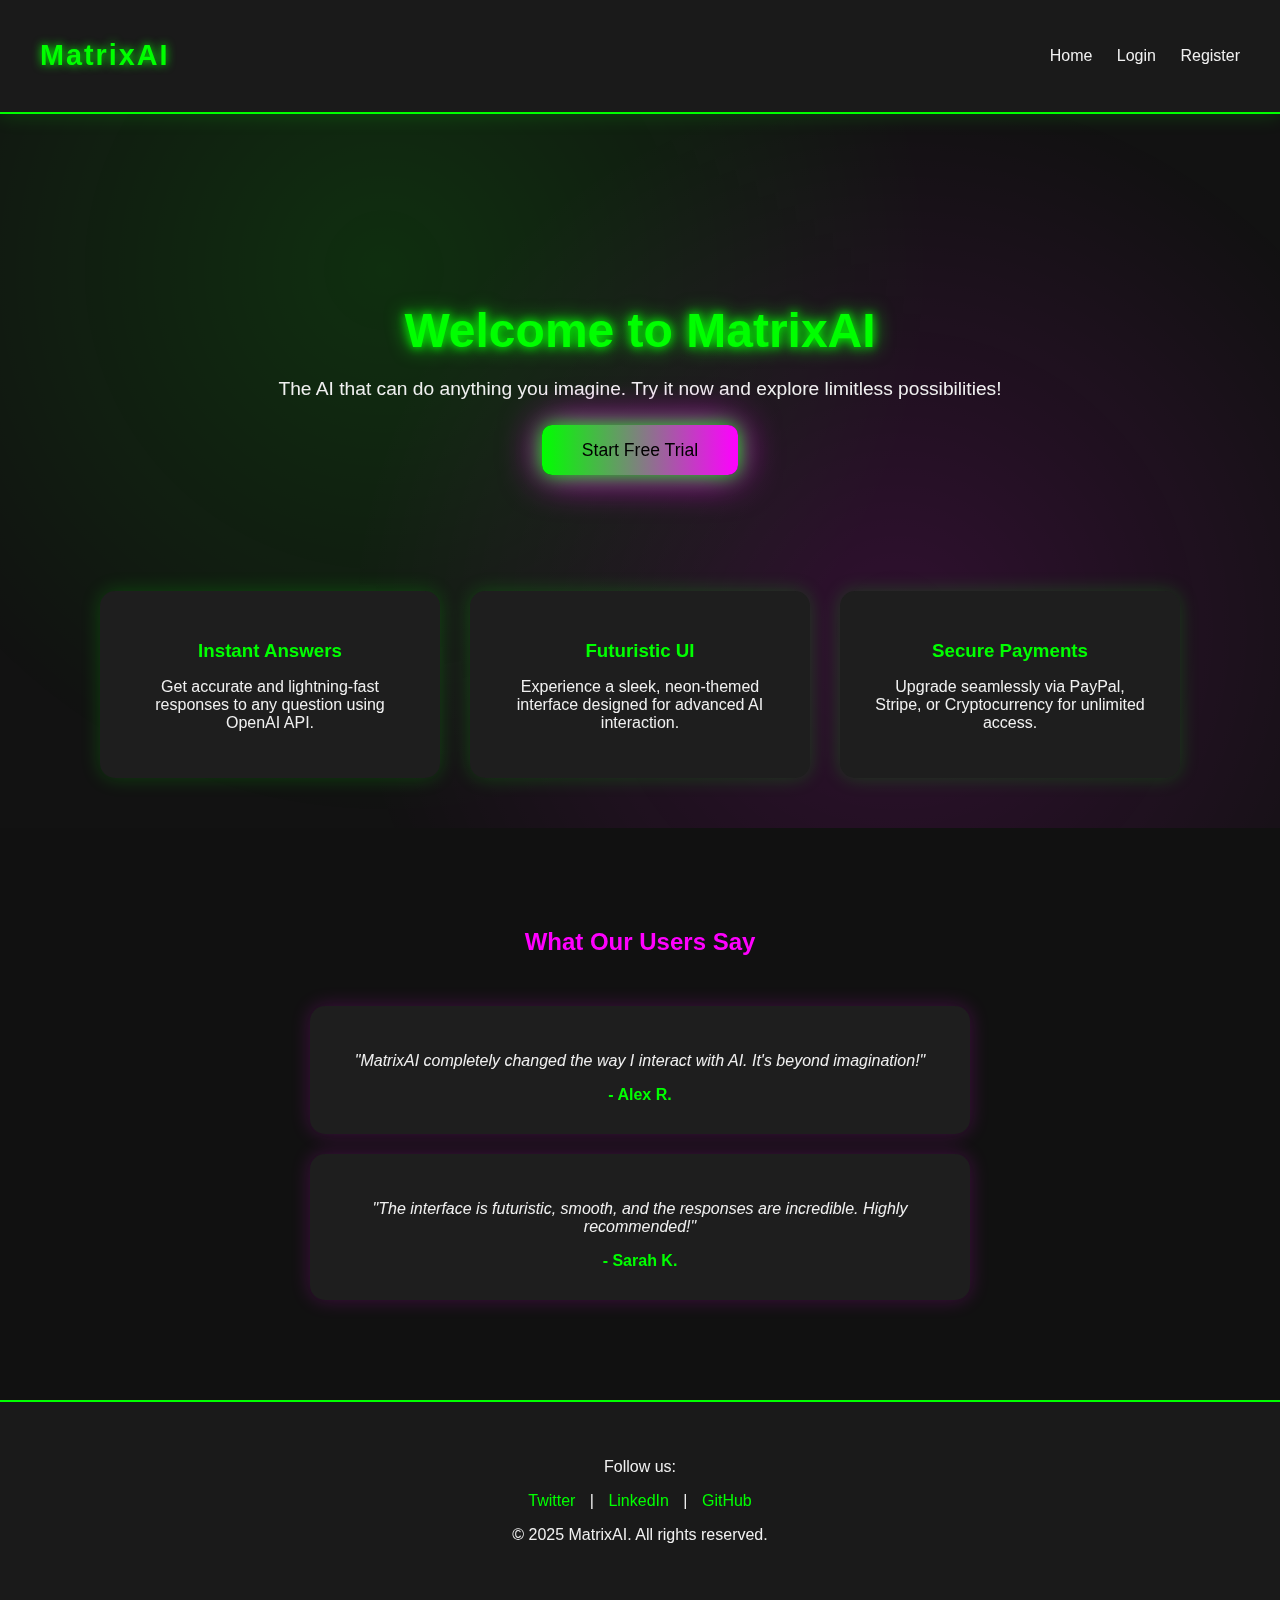
<file: matrix upgraded website/index.html>
<!DOCTYPE html>
<html lang="en">

<head>
    <meta charset="UTF-8">
    <meta name="viewport" content="width=device-width, initial-scale=1.0">
    <title>MatrixAI — Beyond Human Imagination</title>
    <link href="https://fonts.googleapis.com/css2?family=Orbitron:wght@500&family=Roboto&display=swap" rel="stylesheet">
    <link rel="stylesheet" href="css/style.css">
    <style>
        /* Hero Section */
        .hero {
            text-align: center;
            padding: 150px 20px 80px 20px;
            position: relative;
        }

        .hero h2 {
            font-family: 'Orbitron', sans-serif;
            font-size: 3rem;
            color: #00ff00;
            text-shadow: 0 0 10px #00ff00, 0 0 20px #00ff00;
            margin-bottom: 20px;
        }

        .hero p {
            font-size: 1.2rem;
            color: #f0f0f0;
            margin-bottom: 40px;
        }

        .btn {
            padding: 15px 40px;
            font-size: 1.1rem;
            color: #000;
            background: linear-gradient(90deg, #00ff00, #ff00ff);
            border: none;
            border-radius: 10px;
            cursor: pointer;
            transition: 0.3s;
            box-shadow: 0 0 20px #00ff00, 0 0 40px #ff00ff;
            text-decoration: none;
        }

        .btn:hover {
            transform: scale(1.05);
            box-shadow: 0 0 40px #00ff00, 0 0 60px #ff00ff;
        }

        /* Features Section */
        .features {
            display: flex;
            flex-wrap: wrap;
            justify-content: center;
            padding: 50px 20px;
            gap: 30px;
        }

        .feature-card {
            background: #1e1e1e;
            padding: 30px;
            border-radius: 15px;
            width: 280px;
            text-align: center;
            box-shadow: 0 0 20px rgba(0, 255, 0, 0.2);
            transition: transform 0.3s;
        }

        .feature-card:hover {
            transform: scale(1.05);
        }

        .feature-card h3 {
            color: #00ff00;
            margin-bottom: 15px;
            font-family: 'Orbitron', sans-serif;
        }

        .feature-card p {
            color: #f0f0f0;
        }

        /* Testimonials Section */
        .testimonials {
            background: #111;
            padding: 80px 20px;
            text-align: center;
        }

        .testimonials h2 {
            color: #ff00ff;
            font-family: 'Orbitron', sans-serif;
            margin-bottom: 50px;
        }

        .testimonial-card {
            background: #1e1e1e;
            padding: 30px;
            margin: 20px auto;
            border-radius: 15px;
            max-width: 600px;
            box-shadow: 0 0 20px rgba(255, 0, 255, 0.2);
        }

        .testimonial-card p {
            font-style: italic;
            color: #f0f0f0;
        }

        .testimonial-card span {
            display: block;
            margin-top: 10px;
            font-weight: bold;
            color: #00ff00;
        }

        /* Footer */
        footer {
            background: #1a1a1a;
            text-align: center;
            padding: 40px 20px;
            border-top: 2px solid #00ff00;
        }

        footer a {
            color: #00ff00;
            margin: 0 10px;
            text-decoration: none;
            transition: 0.3s;
        }

        footer a:hover {
            color: #ff00ff;
        }

        /* Animated Background */
        body::before {
            content: "";
            position: fixed;
            top: 0;
            left: 0;
            width: 100%;
            height: 100%;
            background: radial-gradient(circle at 30% 30%, #00ff0020, transparent 50%),
                radial-gradient(circle at 70% 70%, #ff00ff20, transparent 50%);
            background-size: cover;
            z-index: -1;
            animation: bgMove 30s linear infinite;
        }

        @keyframes bgMove {
            0% {
                background-position: 0 0, 100% 100%;
            }

            50% {
                background-position: 50% 50%, 50% 50%;
            }

            100% {
                background-position: 0 0, 100% 100%;
            }
        }

        /* Responsive */
        @media screen and (max-width: 768px) {
            .features {
                flex-direction: column;
                align-items: center;
            }
        }
    </style>
</head>

<body>
    <header>
        <h1>MatrixAI</h1>
        <nav>
            <a href="index.html">Home</a>
            <a href="login.html">Login</a>
            <a href="register.html">Register</a>
        </nav>
    </header>

    <main>
        <!-- Hero Section -->
        <section class="hero">
            <h2>Welcome to MatrixAI</h2>
            <p>The AI that can do anything you imagine. Try it now and explore limitless possibilities!</p>
            <a href="register.html" class="btn">Start Free Trial</a>
        </section>

        <!-- Features Section -->
        <section class="features">
            <div class="feature-card">
                <h3>Instant Answers</h3>
                <p>Get accurate and lightning-fast responses to any question using OpenAI API.</p>
            </div>
            <div class="feature-card">
                <h3>Futuristic UI</h3>
                <p>Experience a sleek, neon-themed interface designed for advanced AI interaction.</p>
            </div>
            <div class="feature-card">
                <h3>Secure Payments</h3>
                <p>Upgrade seamlessly via PayPal, Stripe, or Cryptocurrency for unlimited access.</p>
            </div>
        </section>

        <!-- Testimonials Section -->
        <section class="testimonials">
            <h2>What Our Users Say</h2>
            <div class="testimonial-card">
                <p>"MatrixAI completely changed the way I interact with AI. It's beyond imagination!"</p>
                <span>- Alex R.</span>
            </div>
            <div class="testimonial-card">
                <p>"The interface is futuristic, smooth, and the responses are incredible. Highly recommended!"</p>
                <span>- Sarah K.</span>
            </div>
        </section>
    </main>

    <!-- Footer -->
    <footer>
        <p>Follow us:</p>
        <a href="#">Twitter</a> | <a href="#">LinkedIn</a> | <a href="#">GitHub</a>
        <p>&copy; 2025 MatrixAI. All rights reserved.</p>
    </footer>
</body>

</html>
</file>
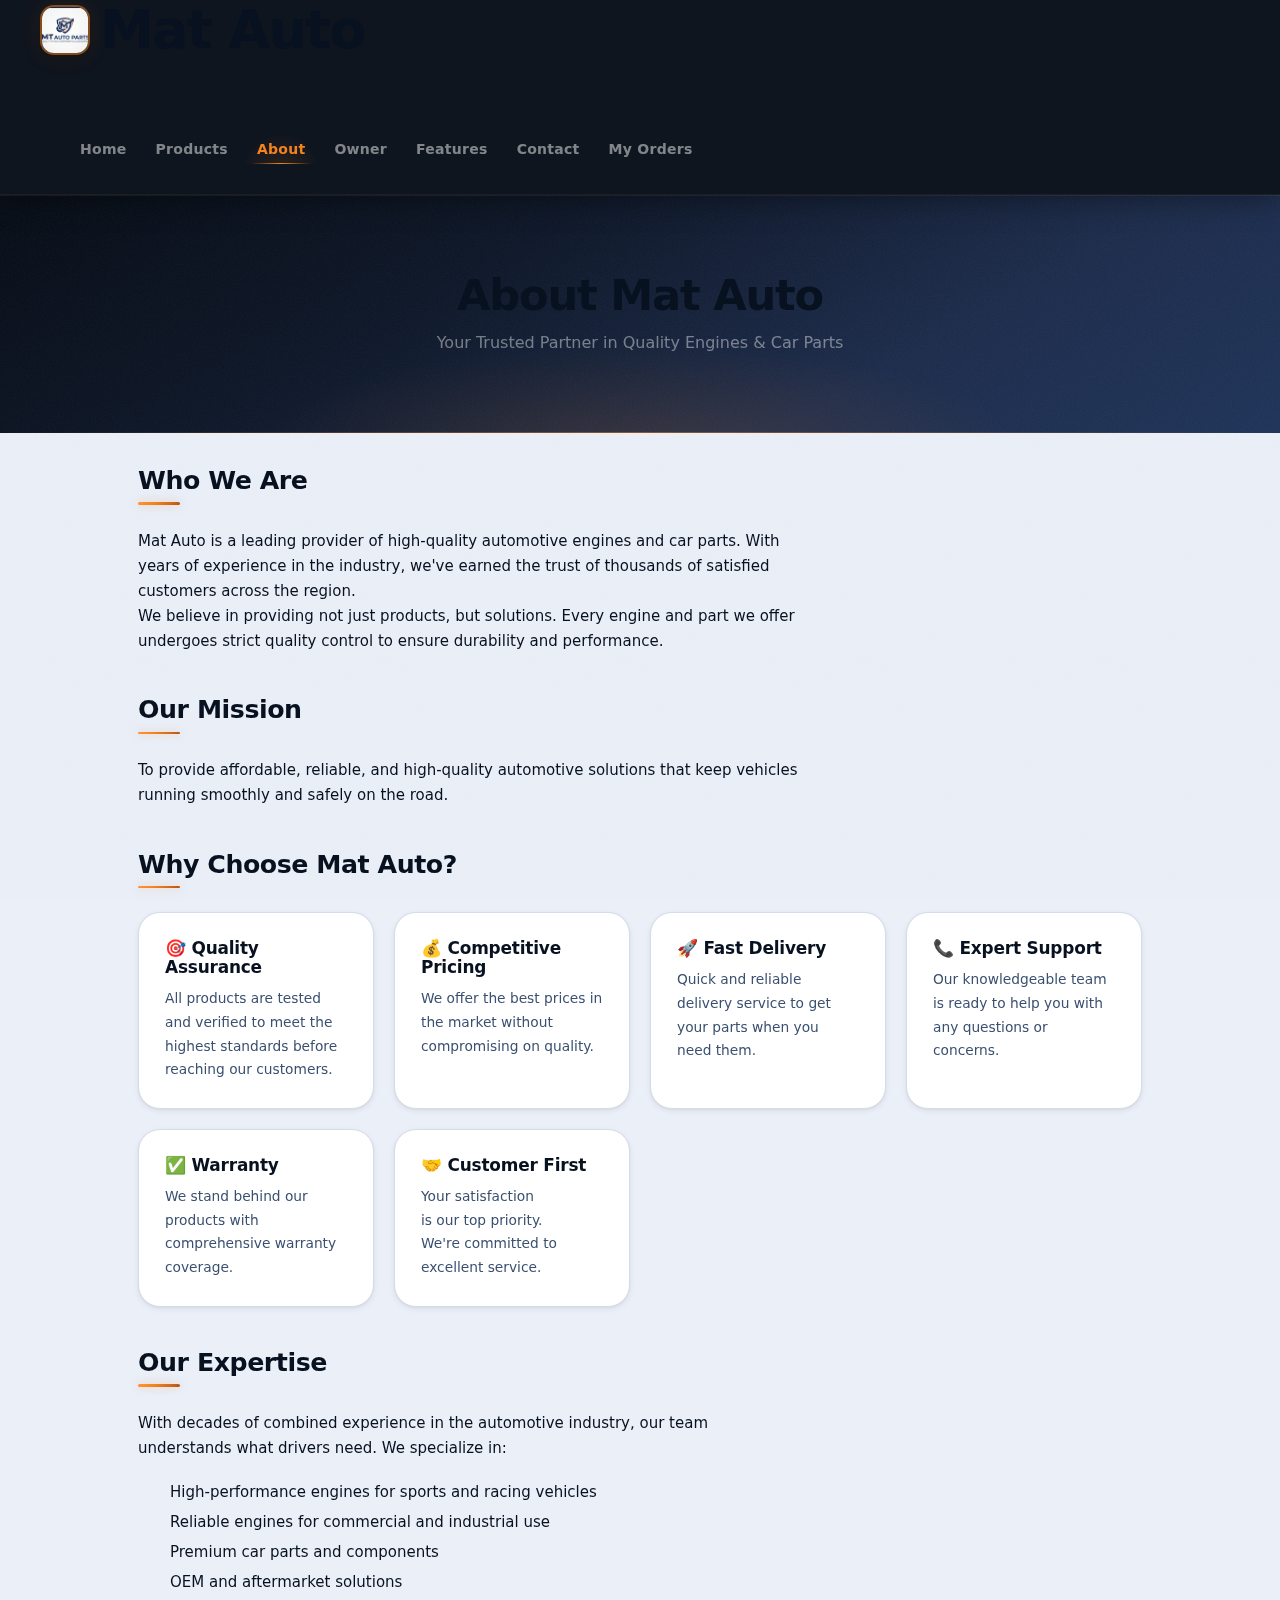
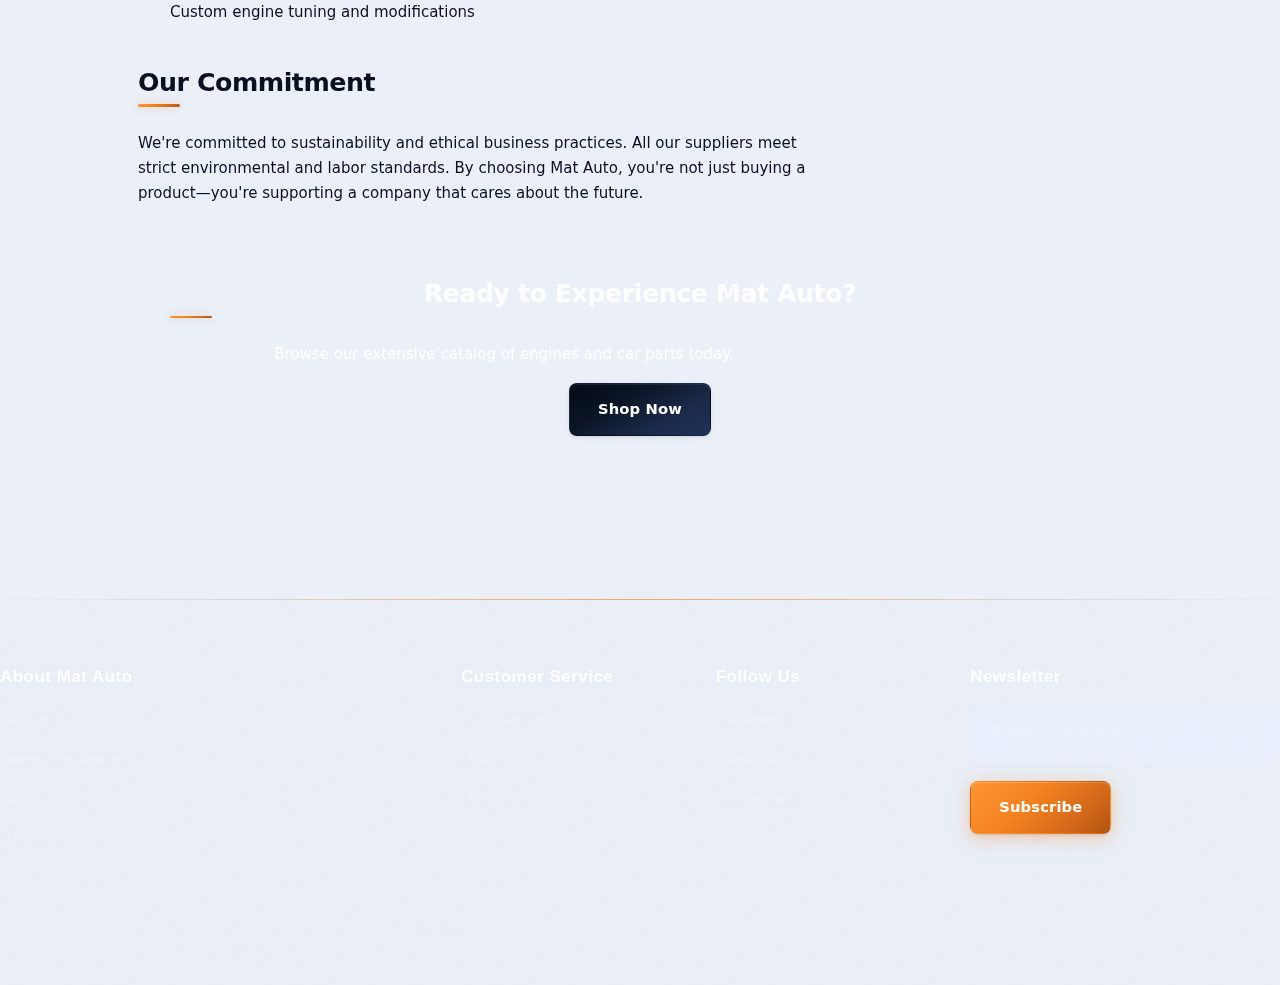
<file: about.html>
<!DOCTYPE html>
<html lang="en">
<head>
    <meta charset="UTF-8">
    <meta name="viewport" content="width=device-width, initial-scale=1.0, viewport-fit=cover">
    <title>About Us - Mat Auto</title>
    <meta name="theme-color" content="#1a73e8">
    <meta name="mobile-web-app-capable" content="yes">
    <meta name="apple-mobile-web-app-capable" content="yes">
    <meta name="apple-mobile-web-app-status-bar-style" content="black-translucent">
    <meta name="apple-mobile-web-app-title" content="Mat Auto">
    <link rel="manifest" href="manifest.json">
    <link rel="stylesheet" href="styles.css">
    <link rel="icon" type="image/jpeg" href="image.jpg">
    <link rel="apple-touch-icon" href="image.jpg">
</head>
<body>
    <!-- Navigation -->
    <nav class="navbar">
        <div class="container">
            <div class="nav-brand">
                <img src="image.jpg" alt="Mat Auto Logo" class="brand-logo">
                <h1>Mat Auto</h1>
            </div>
            <button class="hamburger" id="hamburger">
                <span></span>
                <span></span>
                <span></span>
            </button>
            <ul class="nav-links" id="navLinks">
                <li><a href="index.html">Home</a></li>
                <li><a href="products.html">Products</a></li>
                <li><a href="about.html" class="active">About</a></li>
                <li><a href="owner.html">Owner</a></li>
                <li><a href="features.html">Features</a></li>
                <li><a href="contact.html">Contact</a></li>
                <li><a href="orders.html">My Orders</a></li>
            </ul>
        </div>
    </nav>

    <!-- Page Banner -->
    <div class="page-banner">
        <h1>About Mat Auto</h1>
        <p>Your Trusted Partner in Quality Engines & Car Parts</p>
    </div>

    <!-- Page Content -->
    <div class="page-content">
        <section>
            <h2 class="section-title">Who We Are</h2>
            <p>Mat Auto is a leading provider of high-quality automotive engines and car parts. With years of experience in the industry, we've earned the trust of thousands of satisfied customers across the region.</p>
            <p>We believe in providing not just products, but solutions. Every engine and part we offer undergoes strict quality control to ensure durability and performance.</p>
        </section>

        <section>
            <h2 class="section-title">Our Mission</h2>
            <p>To provide affordable, reliable, and high-quality automotive solutions that keep vehicles running smoothly and safely on the road.</p>
        </section>

        <section>
            <h2 class="section-title">Why Choose Mat Auto?</h2>
            <div class="features-grid">
                <div class="feature-card">
                    <h3>🎯 Quality Assurance</h3>
                    <p>All products are tested and verified to meet the highest standards before reaching our customers.</p>
                </div>
                <div class="feature-card">
                    <h3>💰 Competitive Pricing</h3>
                    <p>We offer the best prices in the market without compromising on quality.</p>
                </div>
                <div class="feature-card">
                    <h3>🚀 Fast Delivery</h3>
                    <p>Quick and reliable delivery service to get your parts when you need them.</p>
                </div>
                <div class="feature-card">
                    <h3>📞 Expert Support</h3>
                    <p>Our knowledgeable team is ready to help you with any questions or concerns.</p>
                </div>
                <div class="feature-card">
                    <h3>✅ Warranty</h3>
                    <p>We stand behind our products with comprehensive warranty coverage.</p>
                </div>
                <div class="feature-card">
                    <h3>🤝 Customer First</h3>
                    <p>Your satisfaction is our top priority. We're committed to excellent service.</p>
                </div>
            </div>
        </section>

        <section>
            <h2 class="section-title">Our Expertise</h2>
            <p>With decades of combined experience in the automotive industry, our team understands what drivers need. We specialize in:</p>
            <ul style="margin: 1rem 0; padding-left: 2rem; line-height: 2;">
                <li>High-performance engines for sports and racing vehicles</li>
                <li>Reliable engines for commercial and industrial use</li>
                <li>Premium car parts and components</li>
                <li>OEM and aftermarket solutions</li>
                <li>Custom engine tuning and modifications</li>
            </ul>
        </section>

        <section>
            <h2 class="section-title">Our Commitment</h2>
            <p>We're committed to sustainability and ethical business practices. All our suppliers meet strict environmental and labor standards. By choosing Mat Auto, you're not just buying a product—you're supporting a company that cares about the future.</p>
        </section>

        <section style="background: linear-gradient(135deg, var(--primary) 0%, var(--secondary-color) 100%); color: white; padding: 2rem; border-radius: 10px; margin: 2rem 0; text-align: center;">
            <h2 class="section-title" style="color: white;">Ready to Experience Mat Auto?</h2>
            <p>Browse our extensive catalog of engines and car parts today.</p>
            <a href="products.html" class="btn btn-secondary" style="margin-top: 1rem;">Shop Now</a>
        </section>
    </div>

    <!-- Footer -->
    <footer class="footer">
        <div class="footer-content">
            <div class="footer-section">
                <h4>About Mat Auto</h4>
                <ul>
                    <li><a href="about.html">About Us</a></li>
                    <li><a href="owner.html">Meet The Owner</a></li>
                    <li><a href="#">Blog</a></li>
                    <li><a href="#">Careers</a></li>
                </ul>
            </div>
            <div class="footer-section">
                <h4>Customer Service</h4>
                <ul>
                    <li><a href="contact.html">Contact Us</a></li>
                    <li><a href="#">FAQ</a></li>
                    <li><a href="#">Returns</a></li>
                </ul>
            </div>
            <div class="footer-section">
                <h4>Follow Us</h4>
                <ul>
                    <li><a href="#">Facebook</a></li>
                    <li><a href="#">WhatsApp</a></li>
                    <li><a href="#">Instagram</a></li>
                </ul>
            </div>
            <div class="footer-section">
                <h4>Newsletter</h4>
                <input type="email" placeholder="Enter your email" class="newsletter-input">
                <button class="btn btn-primary" style="margin-top: 0.5rem;">Subscribe</button>
            </div>
        </div>
        <div class="footer-bottom">
            <p>&copy; 2026 Mat Auto. All rights reserved. | Quality Engines & Car Parts</p>
        </div>
    </footer>

    <div id="toastStack" class="toast-stack" aria-live="polite"></div>

    <script src="https://www.gstatic.com/firebasejs/12.12.1/firebase-app-compat.js"></script>
    <script src="https://www.gstatic.com/firebasejs/12.12.1/firebase-database-compat.js"></script>
    <script src="https://www.gstatic.com/firebasejs/12.12.1/firebase-storage-compat.js"></script>
<script src="app.js?v=2026-05-01-7"></script>
</body>
</html>
</file>
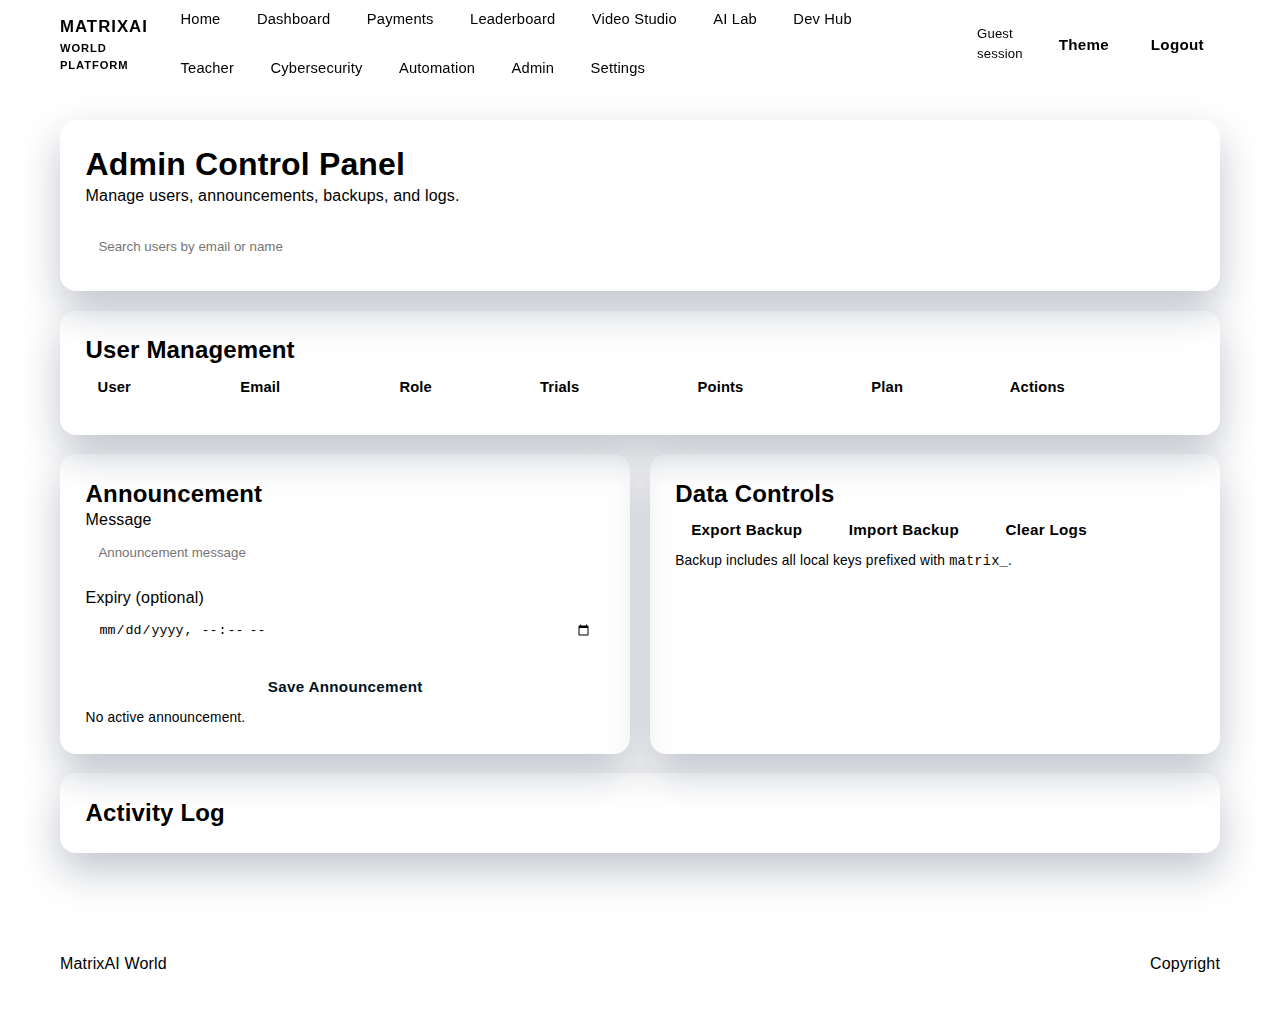
<file: admin.html>
<!DOCTYPE html>
<html lang="en">
<head>
  <meta charset="UTF-8">
  <meta name="viewport" content="width=device-width, initial-scale=1.0">
  <title>Admin - MatrixAI World</title>
  <link rel="stylesheet" href="css/style.css">
  <script src="js/main.js" defer></script>
</head>
<body data-page="admin">
  <header class="site-header">
    <div class="container header-row">
      <a class="brand" href="index.html">MatrixAI<small>World Platform</small></a>
      <button id="navToggle" class="nav-toggle" type="button">Menu</button>
      <nav id="siteNav" class="site-nav">
        <a href="index.html" data-nav="index">Home</a>
        <a href="dashboard.html" class="auth-only" data-nav="dashboard">Dashboard</a>
        <a href="payment.html" class="auth-only" data-nav="payment">Payments</a>
        <a href="leaderboard.html" class="auth-only" data-nav="leaderboard">Leaderboard</a>
        <a href="video-studio.html" class="auth-only" data-nav="video">Video Studio</a>
        <a href="ai-lab.html" class="auth-only" data-nav="lab">AI Lab</a>
        <a href="dev-hub.html" class="auth-only" data-nav="dev">Dev Hub</a>
        <a href="teacher.html" class="auth-only" data-nav="teacher">Teacher</a>
        <a href="cybersecurity.html" class="auth-only" data-nav="cyber">Cybersecurity</a>
        <a href="automation-lab.html" class="auth-only" data-nav="automation">Automation</a>
        <a href="admin.html" class="auth-only" data-nav="admin">Admin</a>
        <a href="settings.html" class="auth-only" data-nav="settings">Settings</a>
      </nav>
      <div class="header-actions">
        <span id="headerAccount" class="account-chip">Guest session</span>
        <button type="button" class="btn ghost js-theme-cycle">Theme</button>
        <button type="button" class="btn ghost js-logout auth-only">Logout</button>
      </div>
    </div>
  </header>

  <main class="page-shell">
    <div class="container layout-stack">
      <section class="card">
        <div class="page-title">
          <div>
            <h1>Admin Control Panel</h1>
            <p>Manage users, announcements, backups, and logs.</p>
          </div>
        </div>
        <input id="adminUserSearch" class="input" style="max-width:320px" type="text" placeholder="Search users by email or name">
      </section>

      <section class="card">
        <h2>User Management</h2>
        <div class="table-wrap">
          <table>
            <thead>
              <tr>
                <th>User</th>
                <th>Email</th>
                <th>Role</th>
                <th>Trials</th>
                <th>Points</th>
                <th>Plan</th>
                <th>Actions</th>
              </tr>
            </thead>
            <tbody id="adminUsersBody"></tbody>
          </table>
        </div>
      </section>

      <section class="grid cols-2">
        <article class="card">
          <h2>Announcement</h2>
          <form id="adminAnnouncementForm" class="form-grid">
            <label>
              Message
              <input id="announcementText" class="input" type="text" placeholder="Announcement message">
            </label>
            <label>
              Expiry (optional)
              <input id="announcementExpiry" class="input" type="datetime-local">
            </label>
            <button type="submit" class="btn primary">Save Announcement</button>
          </form>
          <p id="adminAnnouncementPreview" class="form-hint">No active announcement.</p>
        </article>

        <article class="card">
          <h2>Data Controls</h2>
          <div class="inline-row">
            <button id="adminExportBtn" type="button" class="btn ghost">Export Backup</button>
            <button id="adminImportBtn" type="button" class="btn ghost">Import Backup</button>
            <input id="backupImportInput" class="hidden" type="file" accept="application/json">
            <button id="adminClearLogsBtn" type="button" class="btn danger">Clear Logs</button>
          </div>
          <p class="form-hint">Backup includes all local keys prefixed with <code>matrix_</code>.</p>
        </article>
      </section>

      <section class="card">
        <h2>Activity Log</h2>
        <ul id="adminLog" style="list-style:none;padding:0;margin:0;"></ul>
      </section>
    </div>
  </main>

  <footer>
    <div class="container">
      <span>MatrixAI World</span>
      <span>Copyright <span class="js-year"></span></span>
    </div>
  </footer>
</body>
</html>
</file>
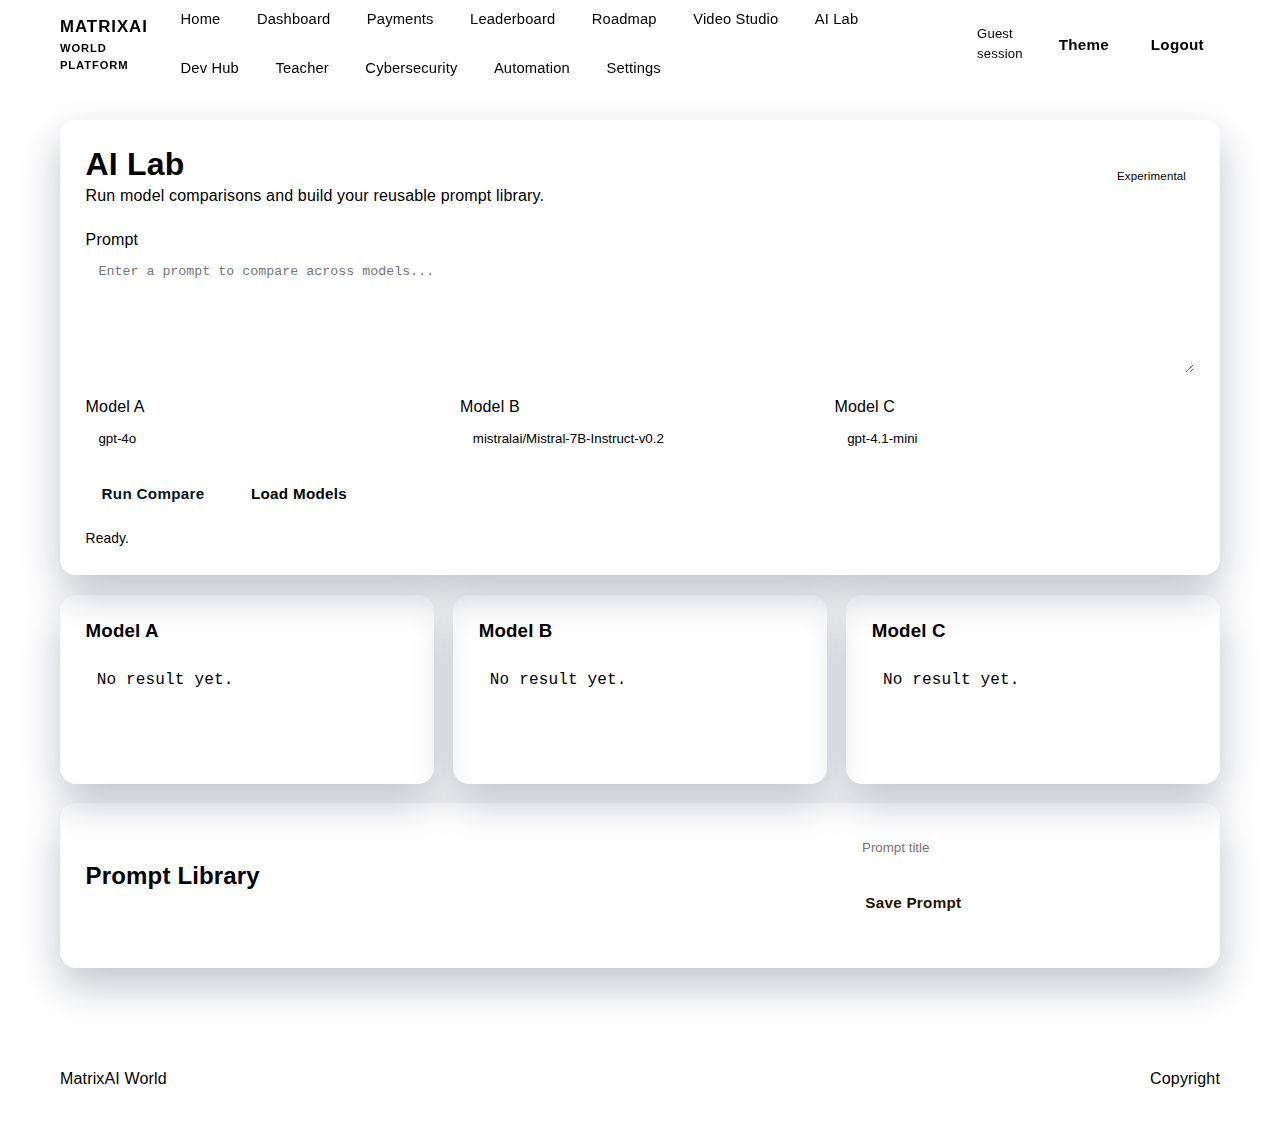
<file: ai-lab.html>
<!DOCTYPE html>
<html lang="en">
<head>
  <meta charset="UTF-8">
  <meta name="viewport" content="width=device-width, initial-scale=1.0">
  <title>AI Lab - MatrixAI World</title>
  <link rel="stylesheet" href="css/style.css">
  <script src="js/main.js" defer></script>
</head>
<body data-page="lab">
  <header class="site-header">
    <div class="container header-row">
      <a class="brand" href="index.html">MatrixAI<small>World Platform</small></a>
      <button id="navToggle" class="nav-toggle" type="button">Menu</button>
      <nav id="siteNav" class="site-nav">
        <a href="index.html" data-nav="index">Home</a>
        <a href="dashboard.html" class="auth-only" data-nav="dashboard">Dashboard</a>
        <a href="payment.html" class="auth-only" data-nav="payment">Payments</a>
        <a href="leaderboard.html" class="auth-only" data-nav="leaderboard">Leaderboard</a>
        <a href="roadmap.html" class="auth-only" data-nav="roadmap">Roadmap</a>
        <a href="video-studio.html" class="auth-only" data-nav="video">Video Studio</a>
        <a href="ai-lab.html" class="auth-only" data-nav="lab">AI Lab</a>
        <a href="dev-hub.html" class="auth-only" data-nav="dev">Dev Hub</a>
        <a href="teacher.html" class="auth-only" data-nav="teacher">Teacher</a>
        <a href="cybersecurity.html" class="auth-only" data-nav="cyber">Cybersecurity</a>
        <a href="automation-lab.html" class="auth-only" data-nav="automation">Automation</a>
        <a href="settings.html" class="auth-only" data-nav="settings">Settings</a>
      </nav>
      <div class="header-actions">
        <span id="headerAccount" class="account-chip">Guest session</span>
        <button type="button" class="btn ghost js-theme-cycle">Theme</button>
        <button type="button" class="btn ghost js-logout auth-only">Logout</button>
      </div>
    </div>
  </header>

  <main class="page-shell">
    <div class="container layout-stack">
      <section class="card">
        <div class="page-title">
          <div>
            <h1>AI Lab</h1>
            <p>Run model comparisons and build your reusable prompt library.</p>
          </div>
          <span class="badge">Experimental</span>
        </div>
        <div class="form-grid">
          <label>
            Prompt
            <textarea id="labPrompt" class="textarea" placeholder="Enter a prompt to compare across models..."></textarea>
          </label>
          <div class="form-grid cols-3">
            <label>
              Model A
              <input id="labModelA" class="input" type="text" value="gpt-4o" list="labModelOptions">
            </label>
            <label>
              Model B
              <input id="labModelB" class="input" type="text" value="mistralai/Mistral-7B-Instruct-v0.2" list="labModelOptions">
            </label>
            <label>
              Model C
              <input id="labModelC" class="input" type="text" value="gpt-4.1-mini" list="labModelOptions">
            </label>
          </div>
          <div class="inline-row">
            <button id="labRunCompareBtn" type="button" class="btn primary">Run Compare</button>
            <button id="labLoadModelsBtn" type="button" class="btn ghost">Load Models</button>
          </div>
          <datalist id="labModelOptions"></datalist>
          <p id="labStatus" class="form-hint">Ready.</p>
        </div>
      </section>

      <section class="grid cols-3">
        <article class="card">
          <h3 id="labResultALabel">Model A</h3>
          <pre id="labResultA" class="tool-output">No result yet.</pre>
        </article>
        <article class="card">
          <h3 id="labResultBLabel">Model B</h3>
          <pre id="labResultB" class="tool-output">No result yet.</pre>
        </article>
        <article class="card">
          <h3 id="labResultCLabel">Model C</h3>
          <pre id="labResultC" class="tool-output">No result yet.</pre>
        </article>
      </section>

      <section class="card">
        <div class="page-title">
          <h2>Prompt Library</h2>
          <div class="inline-row">
            <input id="labSaveTitle" class="input" style="max-width: 280px;" type="text" placeholder="Prompt title">
            <button id="labSavePromptBtn" type="button" class="btn secondary">Save Prompt</button>
          </div>
        </div>
        <ul id="labPromptLibrary" style="list-style:none;padding:0;margin:0;"></ul>
      </section>
    </div>
  </main>

  <footer>
    <div class="container">
      <span>MatrixAI World</span>
      <span>Copyright <span class="js-year"></span></span>
    </div>
  </footer>
</body>
</html>
</file>
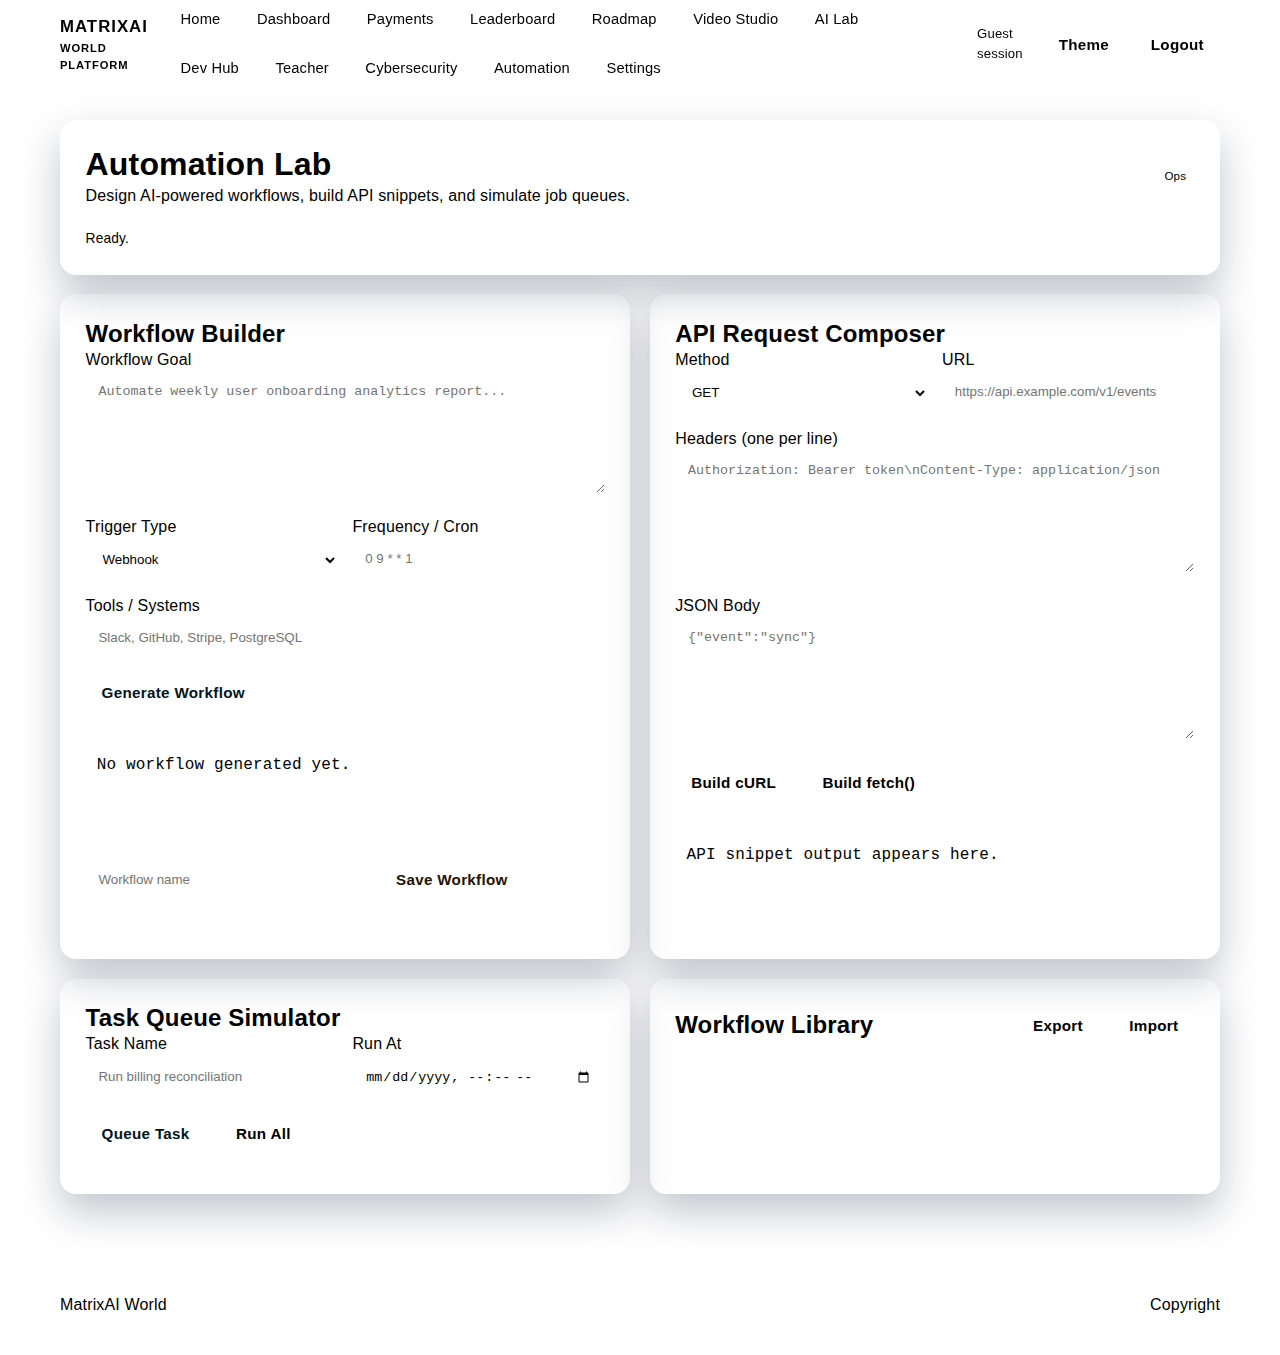
<file: automation-lab.html>
<!DOCTYPE html>
<html lang="en">
<head>
  <meta charset="UTF-8">
  <meta name="viewport" content="width=device-width, initial-scale=1.0">
  <title>Automation Lab - MatrixAI World</title>
  <link rel="stylesheet" href="css/style.css">
  <script src="js/main.js" defer></script>
</head>
<body data-page="automation">
  <header class="site-header">
    <div class="container header-row">
      <a class="brand" href="index.html">MatrixAI<small>World Platform</small></a>
      <button id="navToggle" class="nav-toggle" type="button">Menu</button>
      <nav id="siteNav" class="site-nav">
        <a href="index.html" data-nav="index">Home</a>
        <a href="dashboard.html" class="auth-only" data-nav="dashboard">Dashboard</a>
        <a href="payment.html" class="auth-only" data-nav="payment">Payments</a>
        <a href="leaderboard.html" class="auth-only" data-nav="leaderboard">Leaderboard</a>
        <a href="roadmap.html" class="auth-only" data-nav="roadmap">Roadmap</a>
        <a href="video-studio.html" class="auth-only" data-nav="video">Video Studio</a>
        <a href="ai-lab.html" class="auth-only" data-nav="lab">AI Lab</a>
        <a href="dev-hub.html" class="auth-only" data-nav="dev">Dev Hub</a>
        <a href="teacher.html" class="auth-only" data-nav="teacher">Teacher</a>
        <a href="cybersecurity.html" class="auth-only" data-nav="cyber">Cybersecurity</a>
        <a href="automation-lab.html" class="auth-only" data-nav="automation">Automation</a>
        <a href="settings.html" class="auth-only" data-nav="settings">Settings</a>
      </nav>
      <div class="header-actions">
        <span id="headerAccount" class="account-chip">Guest session</span>
        <button type="button" class="btn ghost js-theme-cycle">Theme</button>
        <button type="button" class="btn ghost js-logout auth-only">Logout</button>
      </div>
    </div>
  </header>

  <main class="page-shell">
    <div class="container layout-stack">
      <section class="card">
        <div class="page-title">
          <div>
            <h1>Automation Lab</h1>
            <p>Design AI-powered workflows, build API snippets, and simulate job queues.</p>
          </div>
          <span class="badge">Ops</span>
        </div>
        <p id="autoStatus" class="form-hint">Ready.</p>
      </section>

      <section class="grid cols-2">
        <article class="card">
          <h2>Workflow Builder</h2>
          <div class="form-grid">
            <label>
              Workflow Goal
              <textarea id="autoGoalInput" class="textarea" placeholder="Automate weekly user onboarding analytics report..."></textarea>
            </label>
            <div class="form-grid cols-2">
              <label>
                Trigger Type
                <select id="autoTriggerType" class="select">
                  <option value="webhook">Webhook</option>
                  <option value="schedule">Schedule</option>
                  <option value="event">App Event</option>
                  <option value="manual">Manual</option>
                </select>
              </label>
              <label>
                Frequency / Cron
                <input id="autoFrequencyInput" class="input" type="text" placeholder="0 9 * * 1">
              </label>
            </div>
            <label>
              Tools / Systems
              <input id="autoToolsInput" class="input" type="text" placeholder="Slack, GitHub, Stripe, PostgreSQL">
            </label>
            <div class="inline-row">
              <button id="autoGeneratePlanBtn" type="button" class="btn primary">Generate Workflow</button>
            </div>
            <pre id="autoPlanOutput" class="tool-output">No workflow generated yet.</pre>
            <div class="inline-row">
              <input id="autoFlowName" class="input" style="max-width:280px;" type="text" placeholder="Workflow name">
              <button id="autoSaveWorkflowBtn" type="button" class="btn secondary">Save Workflow</button>
            </div>
          </div>
        </article>

        <article class="card">
          <h2>API Request Composer</h2>
          <div class="form-grid">
            <div class="form-grid cols-2">
              <label>
                Method
                <select id="autoApiMethod" class="select">
                  <option value="GET">GET</option>
                  <option value="POST">POST</option>
                  <option value="PUT">PUT</option>
                  <option value="PATCH">PATCH</option>
                  <option value="DELETE">DELETE</option>
                </select>
              </label>
              <label>
                URL
                <input id="autoApiUrl" class="input" type="url" placeholder="https://api.example.com/v1/events">
              </label>
            </div>
            <label>
              Headers (one per line)
              <textarea id="autoApiHeaders" class="textarea" placeholder="Authorization: Bearer token\nContent-Type: application/json"></textarea>
            </label>
            <label>
              JSON Body
              <textarea id="autoApiBody" class="textarea" placeholder='{"event":"sync"}'></textarea>
            </label>
            <div class="inline-row">
              <button id="autoBuildCurlBtn" type="button" class="btn ghost">Build cURL</button>
              <button id="autoBuildFetchBtn" type="button" class="btn ghost">Build fetch()</button>
            </div>
            <pre id="autoApiOutput" class="tool-output">API snippet output appears here.</pre>
          </div>
        </article>
      </section>

      <section class="grid cols-2">
        <article class="card">
          <h2>Task Queue Simulator</h2>
          <div class="form-grid">
            <div class="form-grid cols-2">
              <label>
                Task Name
                <input id="autoTaskName" class="input" type="text" placeholder="Run billing reconciliation">
              </label>
              <label>
                Run At
                <input id="autoTaskRunAt" class="input" type="datetime-local">
              </label>
            </div>
            <div class="inline-row">
              <button id="autoQueueAddBtn" type="button" class="btn primary">Queue Task</button>
              <button id="autoQueueRunAllBtn" type="button" class="btn ghost">Run All</button>
            </div>
            <ul id="autoQueueList" style="list-style:none;padding:0;margin:0;"></ul>
          </div>
        </article>

        <article class="card">
          <div class="page-title">
            <h2>Workflow Library</h2>
            <div class="inline-row">
              <button id="autoWorkflowExportBtn" type="button" class="btn ghost">Export</button>
              <button id="autoWorkflowImportBtn" type="button" class="btn ghost">Import</button>
              <input id="autoWorkflowImportInput" type="file" accept="application/json" class="hidden">
            </div>
          </div>
          <ul id="autoWorkflowList" style="list-style:none;padding:0;margin:0;"></ul>
        </article>
      </section>
    </div>
  </main>

  <footer>
    <div class="container">
      <span>MatrixAI World</span>
      <span>Copyright <span class="js-year"></span></span>
    </div>
  </footer>
</body>
</html>
</file>
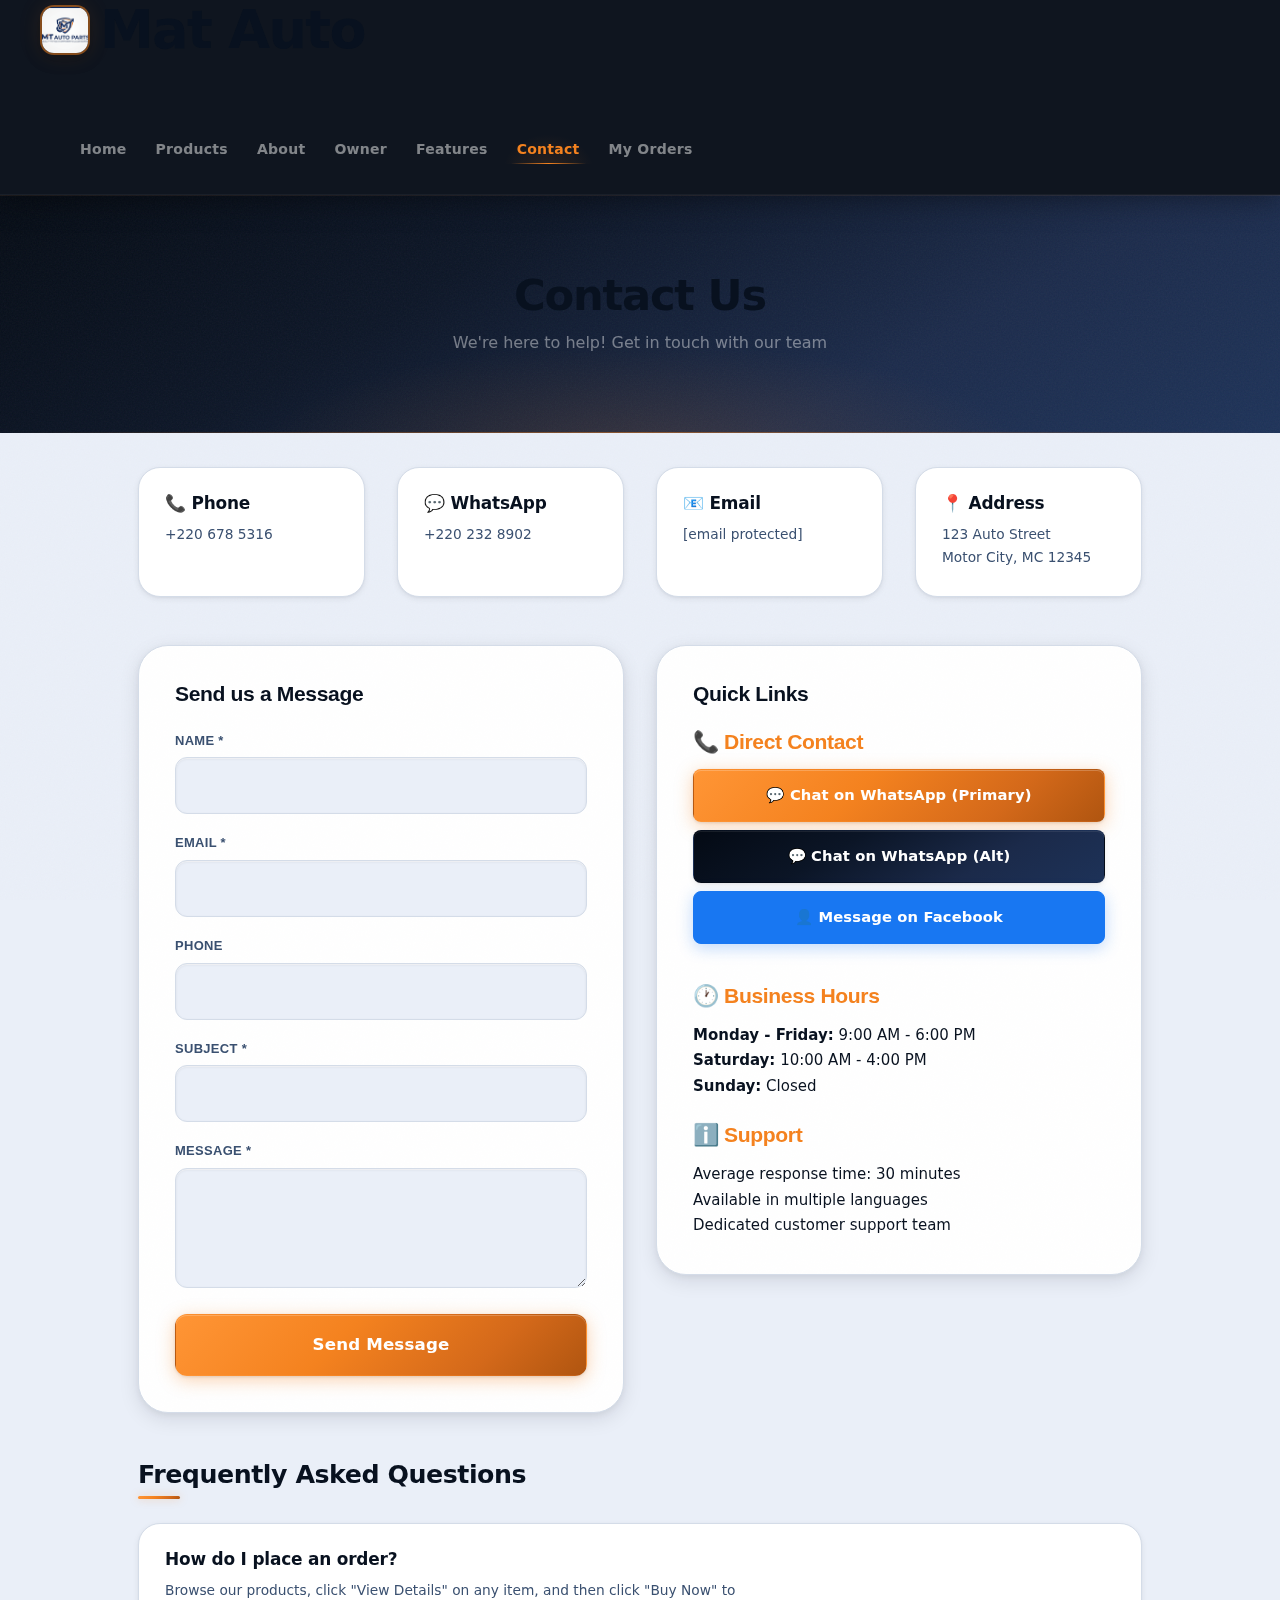
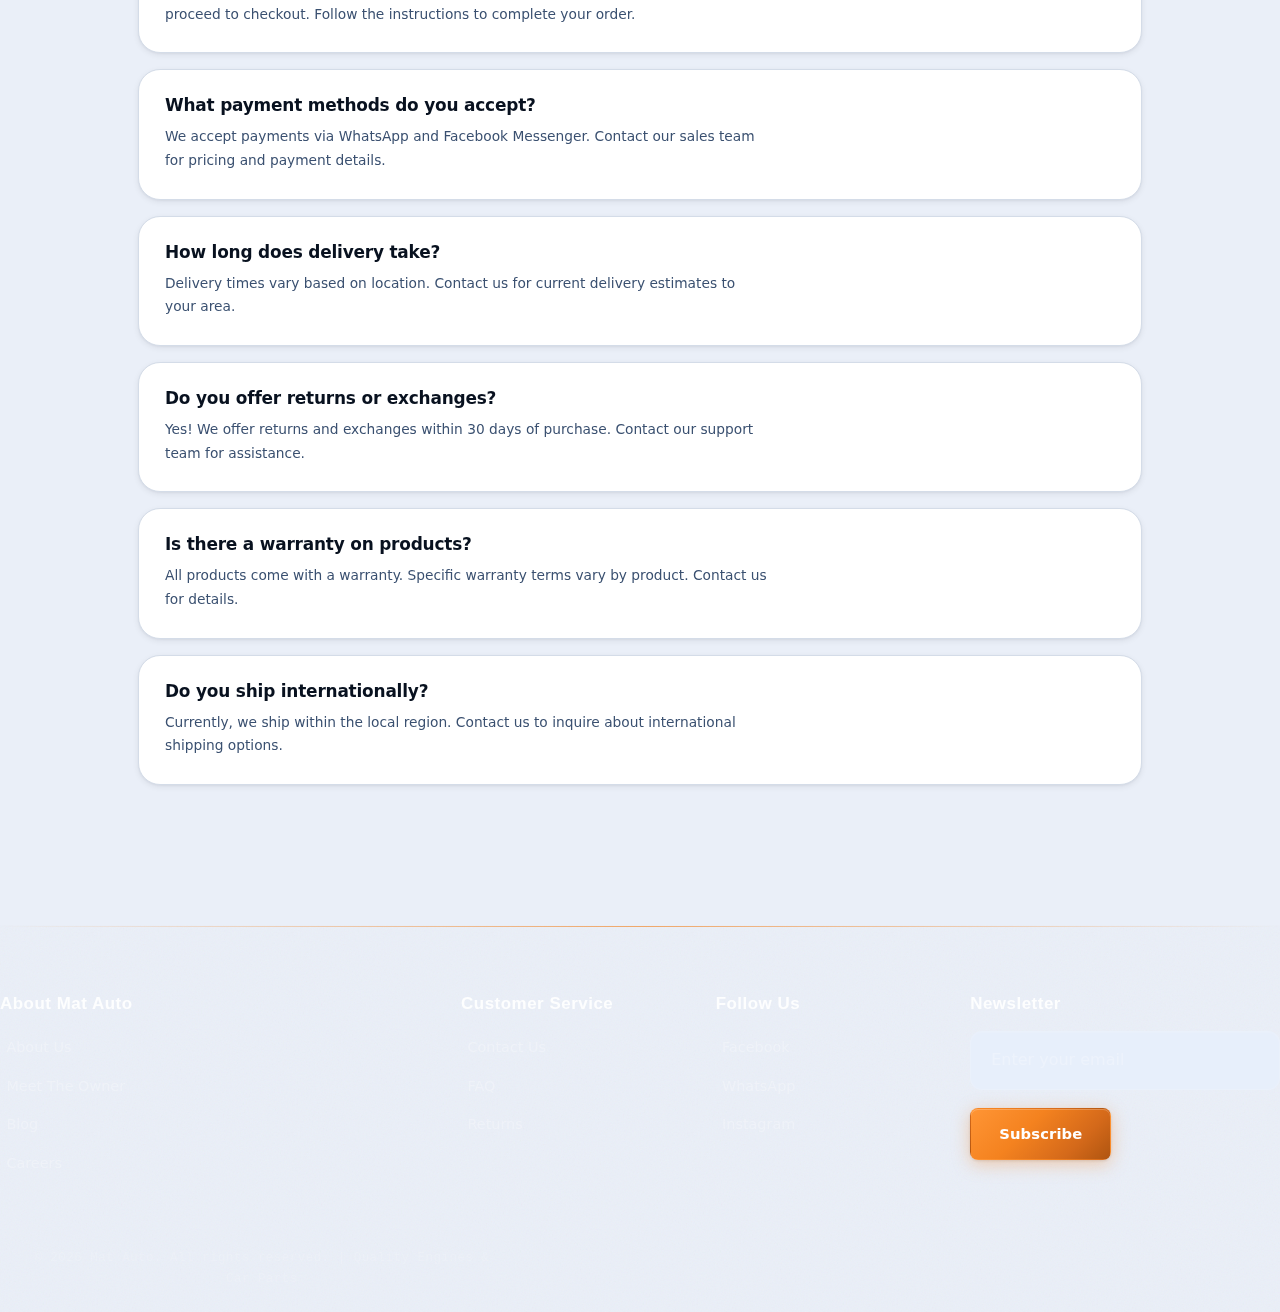
<file: contact.html>
<!DOCTYPE html>
<html lang="en">
<head>
    <meta charset="UTF-8">
    <meta name="viewport" content="width=device-width, initial-scale=1.0, viewport-fit=cover">
    <title>Contact Us - Mat Auto</title>
    <meta name="theme-color" content="#1a73e8">
    <meta name="mobile-web-app-capable" content="yes">
    <meta name="apple-mobile-web-app-capable" content="yes">
    <meta name="apple-mobile-web-app-status-bar-style" content="black-translucent">
    <meta name="apple-mobile-web-app-title" content="Mat Auto">
    <link rel="manifest" href="manifest.json">
    <link rel="stylesheet" href="styles.css">
    <link rel="icon" type="image/jpeg" href="image.jpg">
    <link rel="apple-touch-icon" href="image.jpg">
</head>
<body>
    <!-- Navigation -->
    <nav class="navbar">
        <div class="container">
            <div class="nav-brand">
                <img src="image.jpg" alt="Mat Auto Logo" class="brand-logo">
                <h1>Mat Auto</h1>
            </div>
            <button class="hamburger" id="hamburger">
                <span></span>
                <span></span>
                <span></span>
            </button>
            <ul class="nav-links" id="navLinks">
                <li><a href="index.html">Home</a></li>
                <li><a href="products.html">Products</a></li>
                <li><a href="about.html">About</a></li>
                <li><a href="owner.html">Owner</a></li>
                <li><a href="features.html">Features</a></li>
                <li><a href="contact.html" class="active">Contact</a></li>
                <li><a href="orders.html">My Orders</a></li>
            </ul>
        </div>
    </nav>

    <!-- Page Banner -->
    <div class="page-banner">
        <h1>Contact Us</h1>
        <p>We're here to help! Get in touch with our team</p>
    </div>

    <!-- Contact Content -->
    <div class="page-content">
        <div style="display: grid; grid-template-columns: repeat(auto-fit, minmax(200px, 1fr)); gap: 2rem; margin-bottom: 3rem;">
            <div class="feature-card">
                <h3>📞 Phone</h3>
                <p>+220 678 5316</p>
            </div>
            <div class="feature-card">
                <h3>💬 WhatsApp</h3>
                <p>+220 232 8902</p>
            </div>
            <div class="feature-card">
                <h3>📧 Email</h3>
                <p><a href="/cdn-cgi/l/email-protection" class="__cf_email__" data-cfemail="a8c1c6cec7e8c5c9dcc9dddcc786cbc7c5">[email&#160;protected]</a></p>
            </div>
            <div class="feature-card">
                <h3>📍 Address</h3>
                <p>123 Auto Street<br>Motor City, MC 12345</p>
            </div>
        </div>

        <div style="display: grid; grid-template-columns: 1fr 1fr; gap: 2rem; align-items: start;">
            <!-- Contact Form -->
            <div class="form-card">
                <h2>Send us a Message</h2>
                <form id="contactForm" onsubmit="handleContactForm(event)">
                    <div class="form-group">
                        <label for="contactName">Name *</label>
                        <input type="text" id="contactName" required>
                    </div>

                    <div class="form-group">
                        <label for="contactEmail">Email *</label>
                        <input type="email" id="contactEmail" required>
                    </div>

                    <div class="form-group">
                        <label for="contactPhone">Phone</label>
                        <input type="tel" id="contactPhone">
                    </div>

                    <div class="form-group">
                        <label for="contactSubject">Subject *</label>
                        <input type="text" id="contactSubject" required>
                    </div>

                    <div class="form-group">
                        <label for="contactMessage">Message *</label>
                        <textarea id="contactMessage" required></textarea>
                    </div>

                    <button type="submit" class="btn btn-primary btn-large" style="width: 100%;">Send Message</button>
                </form>
            </div>

            <!-- Quick Links -->
            <div class="form-card">
                <h2>Quick Links</h2>
                
                <h3 style="margin-top: 1.5rem; margin-bottom: 1rem; color: var(--primary);">📞 Direct Contact</h3>
                <a href="https://wa.me/message/BRC6GJHD6PHCC1" target="_blank" class="btn btn-primary" style="width: 100%; margin-bottom: 0.5rem; text-align: center;">💬 Chat on WhatsApp (Primary)</a>
                <a href="https://wa.me/qr/FDKDUI5V625OE1" target="_blank" class="btn btn-secondary" style="width: 100%; margin-bottom: 0.5rem; text-align: center;">💬 Chat on WhatsApp (Alt)</a>
                <a href="https://www.facebook.com/profile.php?id=61574154117727" target="_blank" class="btn btn-facebook" style="width: 100%; margin-bottom: 1rem; text-align: center;">👤 Message on Facebook</a>

                <h3 style="margin-top: 1.5rem; margin-bottom: 1rem; color: var(--primary);">🕐 Business Hours</h3>
                <p><strong>Monday - Friday:</strong> 9:00 AM - 6:00 PM</p>
                <p><strong>Saturday:</strong> 10:00 AM - 4:00 PM</p>
                <p><strong>Sunday:</strong> Closed</p>

                <h3 style="margin-top: 1.5rem; margin-bottom: 1rem; color: var(--primary);">ℹ️ Support</h3>
                <p>Average response time: 30 minutes</p>
                <p>Available in multiple languages</p>
                <p>Dedicated customer support team</p>
            </div>
        </div>

        <!-- FAQ Section -->
        <section style="margin-top: 3rem;">
            <h2 class="section-title">Frequently Asked Questions</h2>
            <div style="display: grid; gap: 1rem;">
                <div class="feature-card">
                    <h3>How do I place an order?</h3>
                    <p>Browse our products, click "View Details" on any item, and then click "Buy Now" to proceed to checkout. Follow the instructions to complete your order.</p>
                </div>
                <div class="feature-card">
                    <h3>What payment methods do you accept?</h3>
                    <p>We accept payments via WhatsApp and Facebook Messenger. Contact our sales team for pricing and payment details.</p>
                </div>
                <div class="feature-card">
                    <h3>How long does delivery take?</h3>
                    <p>Delivery times vary based on location. Contact us for current delivery estimates to your area.</p>
                </div>
                <div class="feature-card">
                    <h3>Do you offer returns or exchanges?</h3>
                    <p>Yes! We offer returns and exchanges within 30 days of purchase. Contact our support team for assistance.</p>
                </div>
                <div class="feature-card">
                    <h3>Is there a warranty on products?</h3>
                    <p>All products come with a warranty. Specific warranty terms vary by product. Contact us for details.</p>
                </div>
                <div class="feature-card">
                    <h3>Do you ship internationally?</h3>
                    <p>Currently, we ship within the local region. Contact us to inquire about international shipping options.</p>
                </div>
            </div>
        </section>
    </div>

    <!-- Footer -->
    <footer class="footer">
        <div class="footer-content">
            <div class="footer-section">
                <h4>About Mat Auto</h4>
                <ul>
                    <li><a href="about.html">About Us</a></li>
                    <li><a href="owner.html">Meet The Owner</a></li>
                    <li><a href="#">Blog</a></li>
                    <li><a href="#">Careers</a></li>
                </ul>
            </div>
            <div class="footer-section">
                <h4>Customer Service</h4>
                <ul>
                    <li><a href="contact.html">Contact Us</a></li>
                    <li><a href="#">FAQ</a></li>
                    <li><a href="#">Returns</a></li>
                </ul>
            </div>
            <div class="footer-section">
                <h4>Follow Us</h4>
                <ul>
                    <li><a href="#">Facebook</a></li>
                    <li><a href="#">WhatsApp</a></li>
                    <li><a href="#">Instagram</a></li>
                </ul>
            </div>
            <div class="footer-section">
                <h4>Newsletter</h4>
                <input type="email" placeholder="Enter your email" class="newsletter-input">
                <button class="btn btn-primary" style="margin-top: 0.5rem;">Subscribe</button>
            </div>
        </div>
        <div class="footer-bottom">
            <p>&copy; 2026 Mat Auto. All rights reserved. | Quality Engines & Car Parts</p>
        </div>
    </footer>

    <div id="toastStack" class="toast-stack" aria-live="polite"></div>

    <script src="https://www.gstatic.com/firebasejs/12.12.1/firebase-app-compat.js"></script>
    <script src="https://www.gstatic.com/firebasejs/12.12.1/firebase-database-compat.js"></script>
    <script src="https://www.gstatic.com/firebasejs/12.12.1/firebase-storage-compat.js"></script>
<script src="app.js?v=2026-05-01-7"></script>
</body>
</html>
</file>
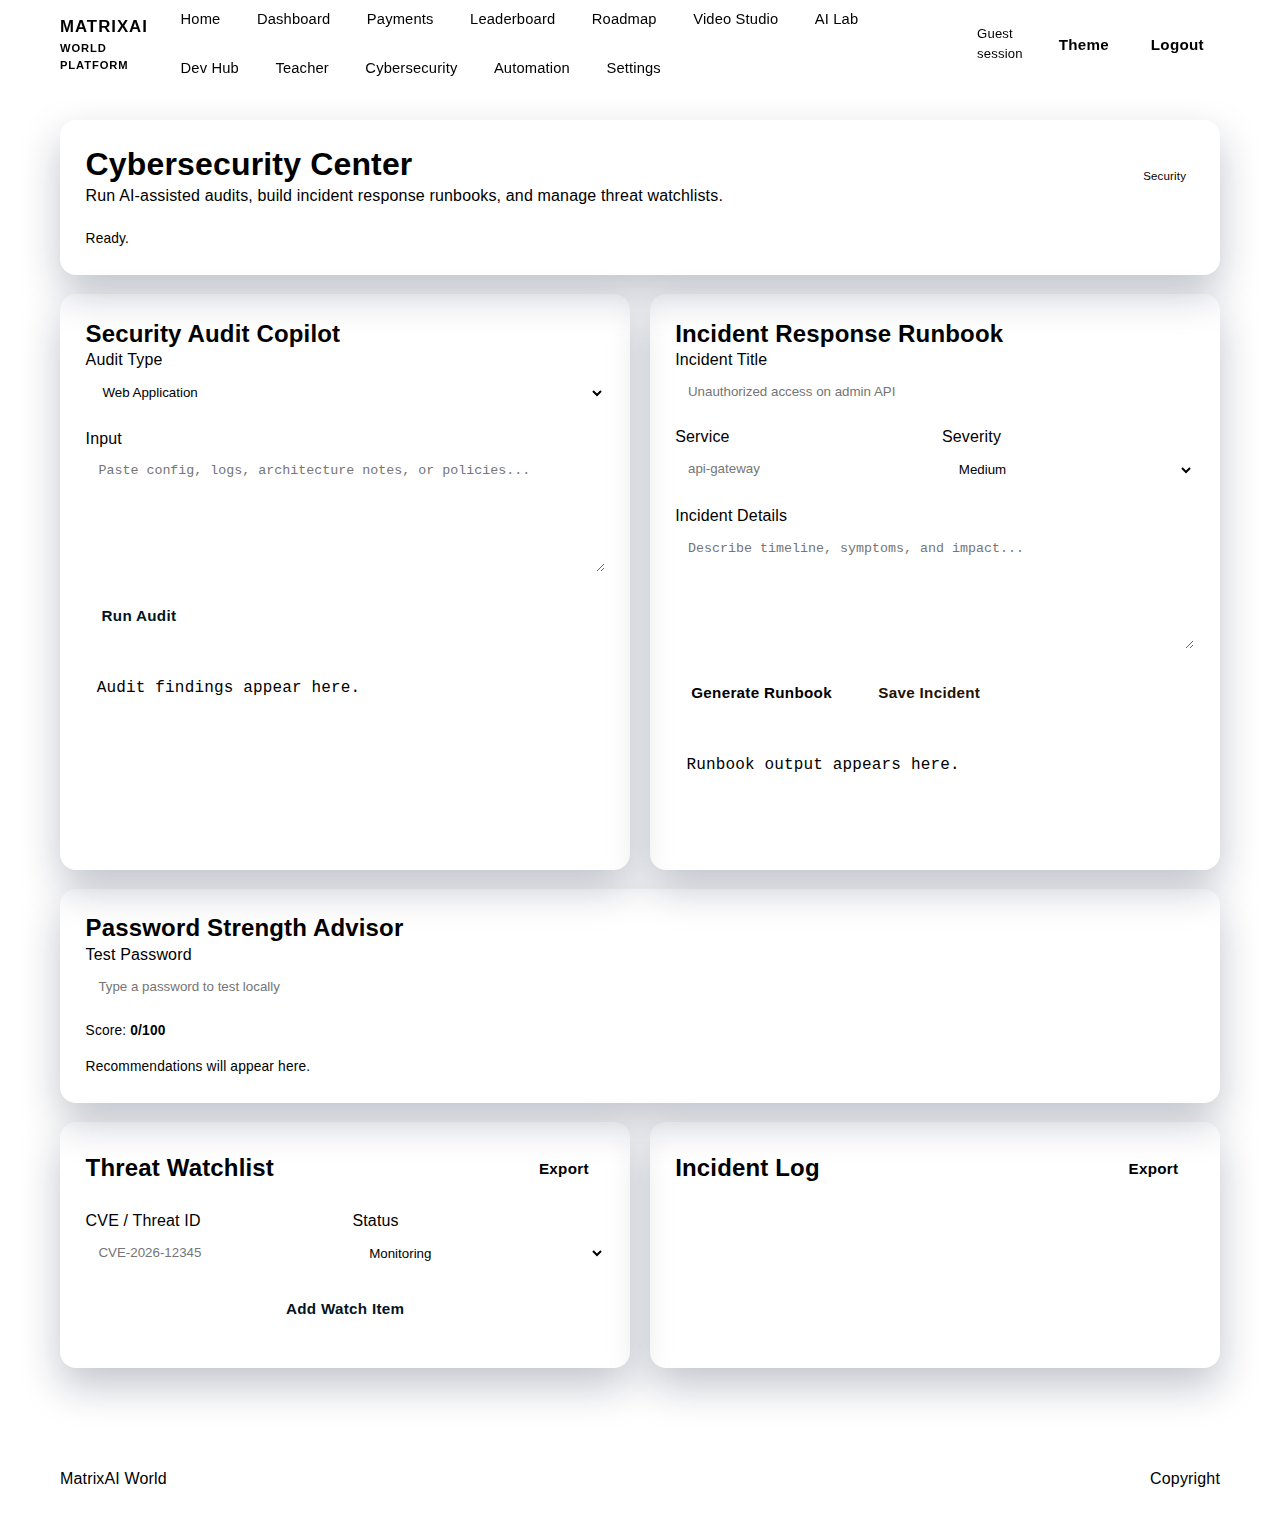
<file: cybersecurity.html>
<!DOCTYPE html>
<html lang="en">
<head>
  <meta charset="UTF-8">
  <meta name="viewport" content="width=device-width, initial-scale=1.0">
  <title>Cybersecurity Center - MatrixAI World</title>
  <link rel="stylesheet" href="css/style.css">
  <script src="js/main.js" defer></script>
</head>
<body data-page="cyber">
  <header class="site-header">
    <div class="container header-row">
      <a class="brand" href="index.html">MatrixAI<small>World Platform</small></a>
      <button id="navToggle" class="nav-toggle" type="button">Menu</button>
      <nav id="siteNav" class="site-nav">
        <a href="index.html" data-nav="index">Home</a>
        <a href="dashboard.html" class="auth-only" data-nav="dashboard">Dashboard</a>
        <a href="payment.html" class="auth-only" data-nav="payment">Payments</a>
        <a href="leaderboard.html" class="auth-only" data-nav="leaderboard">Leaderboard</a>
        <a href="roadmap.html" class="auth-only" data-nav="roadmap">Roadmap</a>
        <a href="video-studio.html" class="auth-only" data-nav="video">Video Studio</a>
        <a href="ai-lab.html" class="auth-only" data-nav="lab">AI Lab</a>
        <a href="dev-hub.html" class="auth-only" data-nav="dev">Dev Hub</a>
        <a href="teacher.html" class="auth-only" data-nav="teacher">Teacher</a>
        <a href="cybersecurity.html" class="auth-only" data-nav="cyber">Cybersecurity</a>
        <a href="automation-lab.html" class="auth-only" data-nav="automation">Automation</a>
        <a href="settings.html" class="auth-only" data-nav="settings">Settings</a>
      </nav>
      <div class="header-actions">
        <span id="headerAccount" class="account-chip">Guest session</span>
        <button type="button" class="btn ghost js-theme-cycle">Theme</button>
        <button type="button" class="btn ghost js-logout auth-only">Logout</button>
      </div>
    </div>
  </header>

  <main class="page-shell">
    <div class="container layout-stack">
      <section class="card">
        <div class="page-title">
          <div>
            <h1>Cybersecurity Center</h1>
            <p>Run AI-assisted audits, build incident response runbooks, and manage threat watchlists.</p>
          </div>
          <span class="badge">Security</span>
        </div>
        <p id="cyberStatus" class="form-hint">Ready.</p>
      </section>

      <section class="grid cols-2">
        <article class="card">
          <h2>Security Audit Copilot</h2>
          <div class="form-grid">
            <label>
              Audit Type
              <select id="cyberAuditType" class="select">
                <option value="webapp">Web Application</option>
                <option value="infrastructure">Infrastructure</option>
                <option value="api">API</option>
                <option value="policy">Policy / Access Control</option>
              </select>
            </label>
            <label>
              Input
              <textarea id="cyberAuditInput" class="textarea" placeholder="Paste config, logs, architecture notes, or policies..."></textarea>
            </label>
            <div class="inline-row">
              <button id="cyberRunAuditBtn" type="button" class="btn primary">Run Audit</button>
            </div>
            <pre id="cyberAuditOutput" class="tool-output">Audit findings appear here.</pre>
          </div>
        </article>

        <article class="card">
          <h2>Incident Response Runbook</h2>
          <div class="form-grid">
            <label>
              Incident Title
              <input id="cyberIncidentTitle" class="input" type="text" placeholder="Unauthorized access on admin API">
            </label>
            <div class="form-grid cols-2">
              <label>
                Service
                <input id="cyberIncidentService" class="input" type="text" placeholder="api-gateway">
              </label>
              <label>
                Severity
                <select id="cyberIncidentSeverity" class="select">
                  <option value="low">Low</option>
                  <option value="medium" selected>Medium</option>
                  <option value="high">High</option>
                  <option value="critical">Critical</option>
                </select>
              </label>
            </div>
            <label>
              Incident Details
              <textarea id="cyberIncidentDetails" class="textarea" placeholder="Describe timeline, symptoms, and impact..."></textarea>
            </label>
            <div class="inline-row">
              <button id="cyberGenerateRunbookBtn" type="button" class="btn ghost">Generate Runbook</button>
              <button id="cyberSaveIncidentBtn" type="button" class="btn secondary">Save Incident</button>
            </div>
            <pre id="cyberRunbookOutput" class="tool-output">Runbook output appears here.</pre>
          </div>
        </article>
      </section>

      <section class="card">
        <h2>Password Strength Advisor</h2>
        <div class="form-grid">
          <label>
            Test Password
            <input id="cyberPasswordInput" class="input" type="text" placeholder="Type a password to test locally">
          </label>
          <p class="form-hint">Score: <strong id="cyberPasswordScore">0/100</strong></p>
          <p id="cyberPasswordTips" class="form-hint">Recommendations will appear here.</p>
        </div>
      </section>

      <section class="grid cols-2">
        <article class="card">
          <div class="page-title">
            <h2>Threat Watchlist</h2>
            <button id="cyberWatchExportBtn" type="button" class="btn ghost">Export</button>
          </div>
          <div class="form-grid">
            <div class="form-grid cols-2">
              <label>
                CVE / Threat ID
                <input id="cyberWatchInput" class="input" type="text" placeholder="CVE-2026-12345">
              </label>
              <label>
                Status
                <select id="cyberWatchStatus" class="select">
                  <option value="monitoring">Monitoring</option>
                  <option value="triage">Triage</option>
                  <option value="mitigating">Mitigating</option>
                  <option value="closed">Closed</option>
                </select>
              </label>
            </div>
            <button id="cyberWatchAddBtn" type="button" class="btn primary">Add Watch Item</button>
          </div>
          <ul id="cyberWatchList" style="list-style:none;padding:0;margin:0.8rem 0 0;"></ul>
        </article>

        <article class="card">
          <div class="page-title">
            <h2>Incident Log</h2>
            <button id="cyberIncidentExportBtn" type="button" class="btn ghost">Export</button>
          </div>
          <ul id="cyberIncidentList" style="list-style:none;padding:0;margin:0;"></ul>
        </article>
      </section>
    </div>
  </main>

  <footer>
    <div class="container">
      <span>MatrixAI World</span>
      <span>Copyright <span class="js-year"></span></span>
    </div>
  </footer>
</body>
</html>
</file>
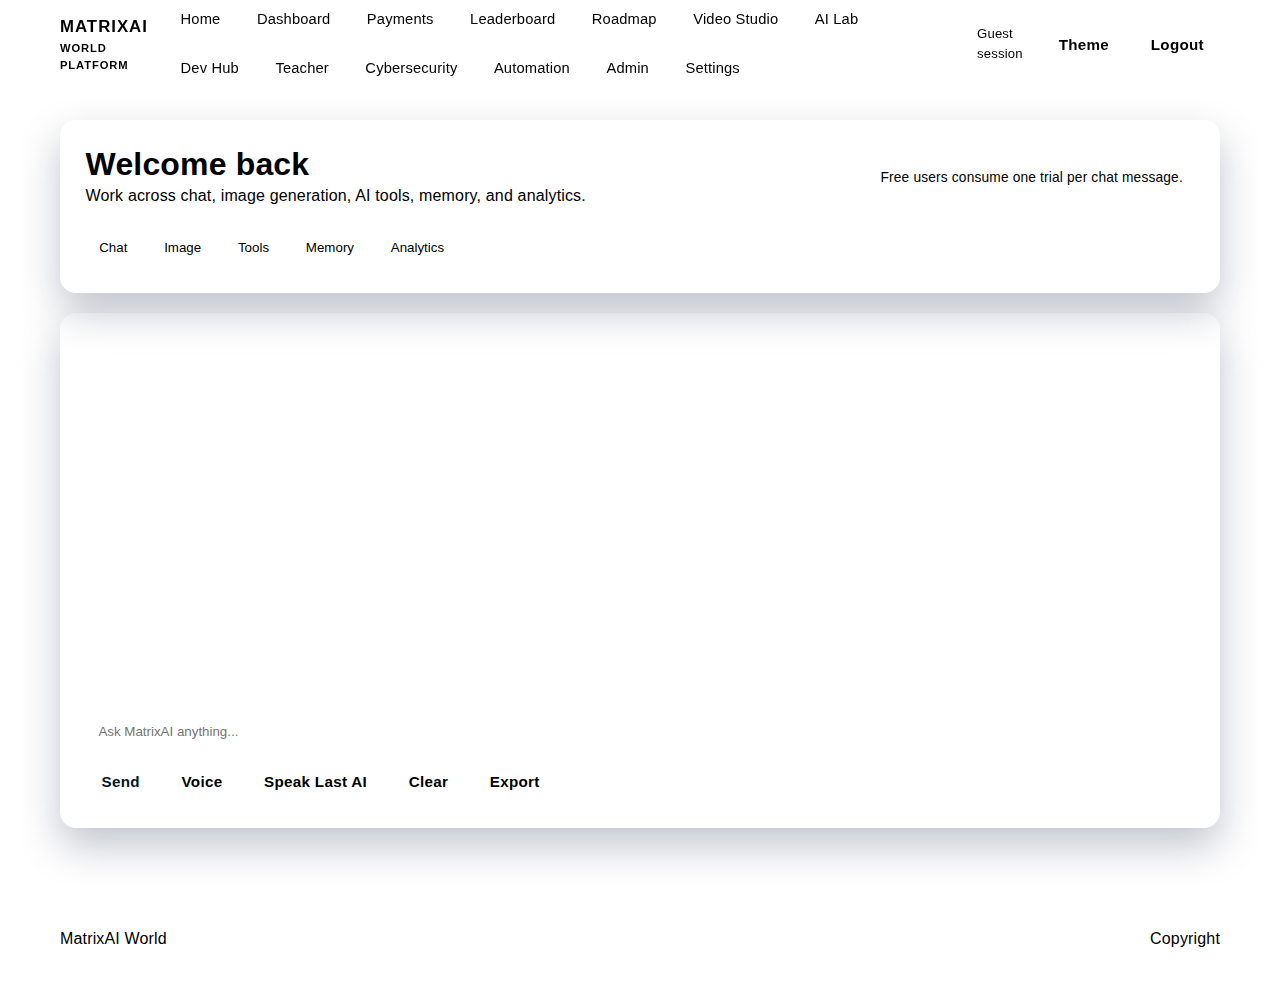
<file: dashboard.html>
<!DOCTYPE html>
<html lang="en">
<head>
  <meta charset="UTF-8">
  <meta name="viewport" content="width=device-width, initial-scale=1.0">
  <title>Dashboard - MatrixAI World</title>
  <link rel="stylesheet" href="css/style.css">
  <script src="js/main.js" defer></script>
</head>
<body data-page="dashboard">
  <header class="site-header">
    <div class="container header-row">
      <a class="brand" href="index.html">MatrixAI<small>World Platform</small></a>
      <button id="navToggle" class="nav-toggle" type="button">Menu</button>
      <nav id="siteNav" class="site-nav">
        <a href="index.html" data-nav="index">Home</a>
        <a href="dashboard.html" class="auth-only" data-nav="dashboard">Dashboard</a>
        <a href="payment.html" class="auth-only" data-nav="payment">Payments</a>
        <a href="leaderboard.html" class="auth-only" data-nav="leaderboard">Leaderboard</a>
        <a href="roadmap.html" class="auth-only" data-nav="roadmap">Roadmap</a>
        <a href="video-studio.html" class="auth-only" data-nav="video">Video Studio</a>
        <a href="ai-lab.html" class="auth-only" data-nav="lab">AI Lab</a>
        <a href="dev-hub.html" class="auth-only" data-nav="dev">Dev Hub</a>
        <a href="teacher.html" class="auth-only" data-nav="teacher">Teacher</a>
        <a href="cybersecurity.html" class="auth-only" data-nav="cyber">Cybersecurity</a>
        <a href="automation-lab.html" class="auth-only" data-nav="automation">Automation</a>
        <a href="admin.html" class="auth-only" data-nav="admin">Admin</a>
        <a href="settings.html" class="auth-only" data-nav="settings">Settings</a>
      </nav>
      <div class="header-actions">
        <span id="headerAccount" class="account-chip">Guest session</span>
        <button type="button" class="btn ghost js-theme-cycle">Theme</button>
        <button type="button" class="btn ghost js-logout auth-only">Logout</button>
      </div>
    </div>
  </header>

  <main class="page-shell">
    <div class="container layout-stack">
      <div id="announcementBanner" class="banner"></div>

      <section class="card">
        <div class="page-title">
          <div>
            <h1 id="dashboardGreeting">Welcome back</h1>
            <p>Work across chat, image generation, AI tools, memory, and analytics.</p>
          </div>
          <div class="countdown">Free users consume one trial per chat message.</div>
        </div>

        <div class="tabs">
          <button type="button" class="tab-btn active" data-target="tab-chat">Chat</button>
          <button type="button" class="tab-btn" data-target="tab-image">Image</button>
          <button type="button" class="tab-btn" data-target="tab-tools">Tools</button>
          <button type="button" class="tab-btn" data-target="tab-memory">Memory</button>
          <button type="button" class="tab-btn" data-target="tab-analytics">Analytics</button>
        </div>
      </section>

      <section id="tab-chat" class="tab-panel active card">
        <div id="chatStream" class="chat-stream"></div>
        <div class="chat-actions">
          <input id="chatInput" class="input" type="text" placeholder="Ask MatrixAI anything...">
          <button id="chatSendBtn" type="button" class="btn primary">Send</button>
          <button id="voiceBtn" type="button" class="btn ghost">Voice</button>
          <button id="chatSpeakBtn" type="button" class="btn ghost">Speak Last AI</button>
          <button id="chatClearBtn" type="button" class="btn ghost">Clear</button>
          <button id="chatExportBtn" type="button" class="btn ghost">Export</button>
        </div>
      </section>

      <section id="tab-image" class="tab-panel card">
        <h2>Image Generation</h2>
        <form id="imageForm" class="form-grid cols-2">
          <label>
            Prompt
            <input id="imagePrompt" class="input" type="text" placeholder="Describe the image you want" required>
          </label>
          <label>
            Style
            <select id="imageStyle" class="select">
              <option value="photorealistic">Photorealistic</option>
              <option value="cinematic">Cinematic</option>
              <option value="illustration">Illustration</option>
              <option value="cyberpunk">Cyberpunk</option>
            </select>
          </label>
          <label>
            Size
            <select id="imageSize" class="select">
              <option value="1024x1024">1024x1024</option>
              <option value="1536x1024">1536x1024</option>
              <option value="1024x1536">1024x1536</option>
            </select>
          </label>
          <div class="inline-row">
            <button class="btn primary" type="submit">Generate Image</button>
          </div>
        </form>
        <div id="imagePreview" class="image-preview"><p class="muted">Generated output appears here.</p></div>
      </section>

      <section id="tab-tools" class="tab-panel card">
        <h2>AI Tools</h2>
        <div class="tool-grid">
          <article class="tool-card" data-tool="summarize">
            <h4>Summarize</h4>
            <textarea class="textarea" data-tool-input placeholder="Paste content"></textarea>
            <button type="button" class="btn primary" data-tool-run>Run</button>
            <div class="tool-output" data-tool-output></div>
          </article>
          <article class="tool-card" data-tool="translate">
            <h4>Translate</h4>
            <textarea class="textarea" data-tool-input placeholder="Text to translate"></textarea>
            <button type="button" class="btn primary" data-tool-run>Run</button>
            <div class="tool-output" data-tool-output></div>
          </article>
          <article class="tool-card" data-tool="code">
            <h4>Code Generator</h4>
            <textarea class="textarea" data-tool-input placeholder="Describe what to code"></textarea>
            <button type="button" class="btn primary" data-tool-run>Run</button>
            <div class="tool-output" data-tool-output></div>
          </article>
          <article class="tool-card" data-tool="strategy">
            <h4>Strategy Planner</h4>
            <textarea class="textarea" data-tool-input placeholder="Topic"></textarea>
            <button type="button" class="btn primary" data-tool-run>Run</button>
            <div class="tool-output" data-tool-output></div>
          </article>
          <article class="tool-card" data-tool="tweet">
            <h4>Social Posts</h4>
            <textarea class="textarea" data-tool-input placeholder="Campaign topic"></textarea>
            <button type="button" class="btn primary" data-tool-run>Run</button>
            <div class="tool-output" data-tool-output></div>
          </article>
          <article class="tool-card" data-tool="meme">
            <h4>Meme Captions</h4>
            <textarea class="textarea" data-tool-input placeholder="Meme context"></textarea>
            <button type="button" class="btn primary" data-tool-run>Run</button>
            <div class="tool-output" data-tool-output></div>
          </article>
          <article class="tool-card" data-tool="actionplan">
            <h4>Action Plan Builder</h4>
            <textarea class="textarea" data-tool-input placeholder="Meeting notes or goals"></textarea>
            <button type="button" class="btn primary" data-tool-run>Run</button>
            <div class="tool-output" data-tool-output></div>
          </article>
          <article class="tool-card" data-tool="qa">
            <h4>Q&A Flashcards</h4>
            <textarea class="textarea" data-tool-input placeholder="Topic or study content"></textarea>
            <button type="button" class="btn primary" data-tool-run>Run</button>
            <div class="tool-output" data-tool-output></div>
          </article>
        </div>
      </section>

      <section id="tab-memory" class="tab-panel card">
        <div class="page-title">
          <h2>Saved Memory</h2>
          <div class="inline-row">
            <button id="clearMemoryBtn" type="button" class="btn danger">Clear</button>
            <button id="exportMemoryBtn" type="button" class="btn ghost">Export</button>
            <button id="importMemoryBtn" type="button" class="btn ghost">Import</button>
            <input id="memoryImportInput" type="file" accept="application/json" class="hidden">
          </div>
        </div>
        <ul id="memoryList" style="list-style:none;padding:0;margin:0;"></ul>
      </section>

      <section id="tab-analytics" class="tab-panel card">
        <h2>Usage Analytics</h2>
        <div class="kpi-grid">
          <article class="kpi"><span>Trials Left</span><strong id="kpiTrials">0</strong></article>
          <article class="kpi"><span>Plan</span><strong id="kpiPlan">Free</strong></article>
          <article class="kpi"><span>Total Messages</span><strong id="kpiMessages">0</strong></article>
          <article class="kpi"><span>Avg Latency</span><strong id="kpiAvgLatency">0s</strong></article>
          <article class="kpi"><span>Tool Runs</span><strong id="kpiTools">0</strong></article>
          <article class="kpi"><span>Image Runs</span><strong id="kpiImages">0</strong></article>
          <article class="kpi"><span>Mood Trend</span><strong id="kpiMood">Neutral</strong></article>
          <article class="kpi"><span>Engagement</span><strong>Score</strong><div class="bar-track"><div id="engagementBar" class="bar-fill" style="width:0%"></div></div></article>
        </div>
      </section>
    </div>
  </main>

  <footer>
    <div class="container">
      <span>MatrixAI World</span>
      <span>Copyright <span class="js-year"></span></span>
    </div>
  </footer>
</body>
</html>
</file>
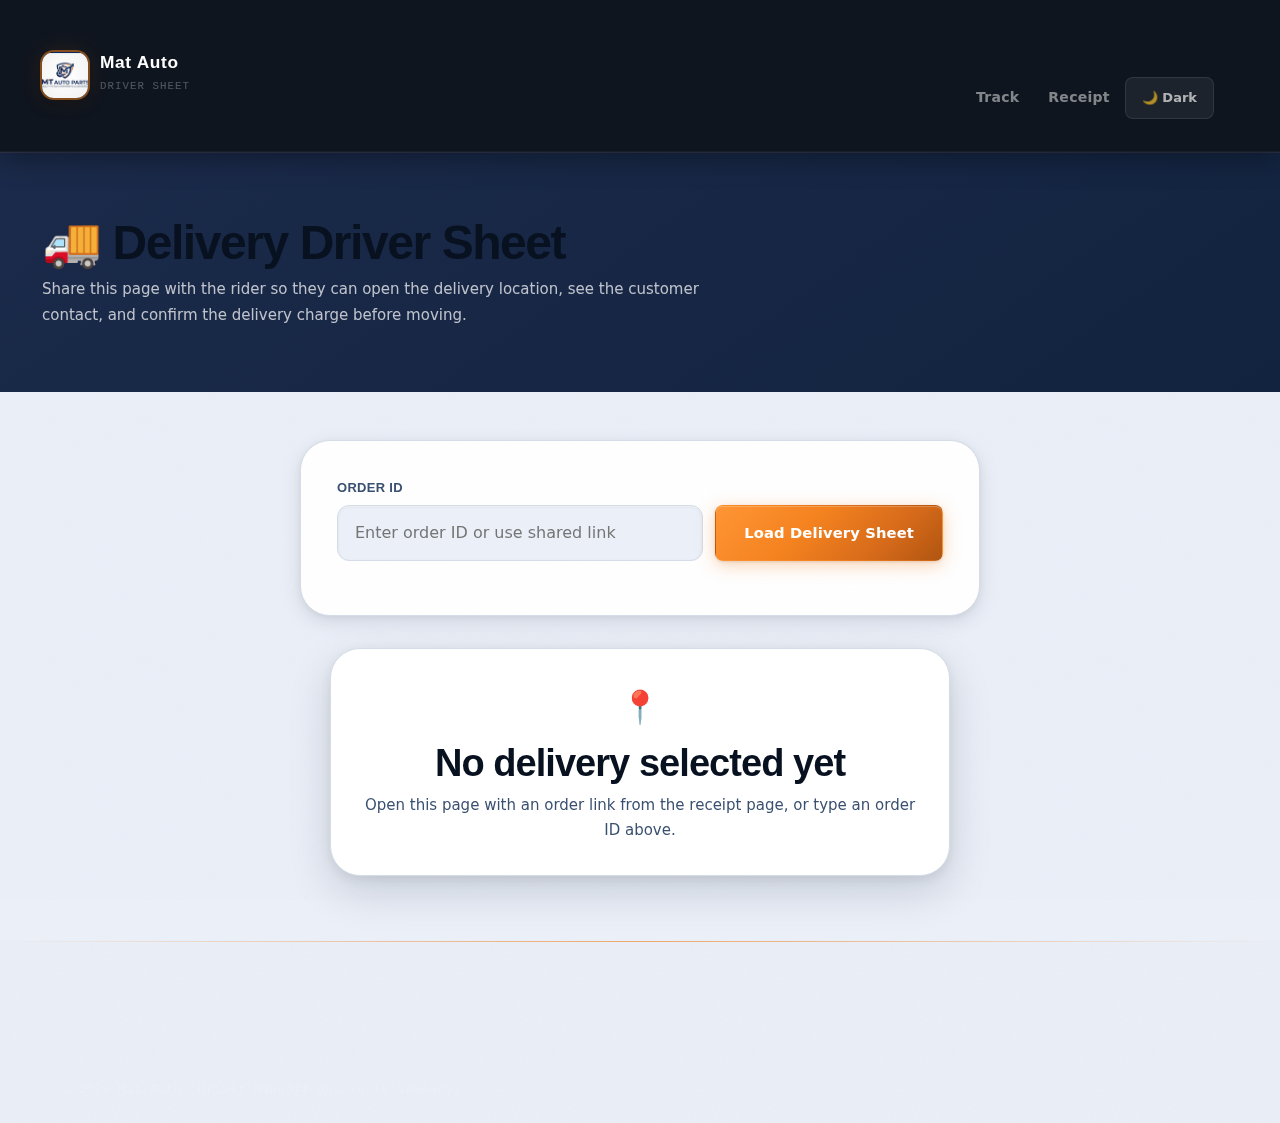
<file: delivery-drivers.html>
<!DOCTYPE html>
<html lang="en">
<head>
    <meta charset="UTF-8">
    <meta name="viewport" content="width=device-width, initial-scale=1.0, viewport-fit=cover">
    <title>Delivery Driver Sheet — Mat Auto</title>
    <meta name="description" content="Driver-facing delivery instructions and location sheet for Mat Auto orders.">
    <meta name="theme-color" content="#1B2A4A">
    <link rel="manifest" href="manifest.json">
    <link rel="stylesheet" href="styles.css">
    <link rel="icon" type="image/jpeg" href="image.jpg">
    <style>
        .driver-hero {
            background: linear-gradient(145deg, var(--navy) 0%, #12233f 100%);
            color: #fff;
            padding: clamp(2.5rem, 6vw, 4rem) 0;
        }
        .driver-hero h1 {
            font-family: 'Syne', sans-serif;
            font-size: clamp(2rem, 5vw, 3rem);
            margin-bottom: .5rem;
        }
        .driver-shell {
            padding: clamp(1.5rem, 4vw, 3rem) 0 4rem;
        }
        .driver-grid {
            display: grid;
            grid-template-columns: minmax(300px, .85fr) minmax(320px, 1.15fr);
            gap: 1.2rem;
        }
        .driver-card {
            background: var(--surface);
            border: 1.5px solid var(--border);
            border-radius: var(--r-2xl);
            box-shadow: var(--shadow-lg);
            padding: clamp(1rem, 3vw, 1.5rem);
        }
        .driver-card h2 {
            font-family: 'Syne', sans-serif;
            font-size: 1.1rem;
            margin-bottom: .9rem;
        }
        .driver-meta {
            display: grid;
            gap: .75rem;
            grid-template-columns: repeat(2, minmax(0, 1fr));
        }
        .driver-meta .item, .address-box, .driver-note {
            background: var(--surface-2);
            border-radius: 18px;
            padding: .9rem 1rem;
        }
        .driver-meta .item label, .address-box label, .driver-note label {
            display: block;
            font-size: .7rem;
            text-transform: uppercase;
            letter-spacing: .08em;
            color: var(--text-muted);
            font-weight: 800;
            margin-bottom: .35rem;
        }
        .driver-meta .item span, .address-box span, .driver-note div {
            color: var(--text-dark);
            font-weight: 700;
            line-height: 1.5;
        }
        .address-box, .driver-note {
            margin-top: .9rem;
        }
        .driver-actions {
            display: flex;
            gap: .75rem;
            flex-wrap: wrap;
            margin-top: 1rem;
        }
        .driver-actions .btn {
            flex: 1 1 180px;
        }
        .driver-items {
            display: grid;
            gap: .7rem;
        }
        .driver-item {
            display: flex;
            justify-content: space-between;
            gap: .75rem;
            padding: .85rem 1rem;
            border: 1px solid var(--border);
            border-radius: 18px;
            background: var(--surface-2);
        }
        .driver-status {
            display: inline-flex;
            align-items: center;
            gap: .45rem;
            background: var(--primary-pale);
            color: var(--primary-dark);
            border-radius: var(--r-full);
            padding: .4rem .8rem;
            font-weight: 800;
            font-size: .82rem;
        }
        .driver-empty {
            max-width: 620px;
            margin: 2rem auto 0;
            background: var(--surface);
            border: 1.5px solid var(--border);
            border-radius: var(--r-2xl);
            box-shadow: var(--shadow-lg);
            padding: 2rem;
            text-align: center;
        }
        @media (max-width: 900px) {
            .driver-grid { grid-template-columns: 1fr; }
        }
        @media (max-width: 640px) {
            .driver-meta { grid-template-columns: 1fr; }
        }
    </style>
</head>
<body>
<nav class="navbar">
    <div class="container nav-shell">
        <a class="nav-brand" href="index.html">
            <img src="image.jpg" alt="Mat Auto Logo" class="brand-logo">
            <span class="brand-copy"><strong>Mat Auto</strong><small>Driver Sheet</small></span>
        </a>
        <button class="hamburger" id="hamburger" type="button" aria-label="Toggle navigation" aria-expanded="false">
            <span></span><span></span><span></span>
        </button>
        <ul class="nav-links" id="navLinks">
            <li><a href="track.html">Track</a></li>
            <li><a href="reciept.html">Receipt</a></li>
            <li><button class="nav-icon-btn" id="darkModeBtn" type="button">🌙 Dark</button></li>
        </ul>
    </div>
</nav>

<section class="driver-hero">
    <div class="container">
        <h1>🚚 Delivery Driver Sheet</h1>
        <p style="max-width:720px;color:rgba(255,255,255,.72);">Share this page with the rider so they can open the delivery location, see the customer contact, and confirm the delivery charge before moving.</p>
    </div>
</section>

<main class="driver-shell">
    <div class="container">
        <div class="form-card" style="max-width:680px;margin:0 auto 1.25rem;">
            <div class="form-group">
                <label for="driverOrderId">Order ID</label>
                <div style="display:flex;gap:.75rem;flex-wrap:wrap;">
                    <input id="driverOrderId" type="text" placeholder="Enter order ID or use shared link" style="flex:1;min-width:220px;">
                    <button id="loadDriverOrderBtn" class="btn btn-primary" type="button">Load Delivery Sheet</button>
                </div>
            </div>
        </div>

        <div id="driverEmpty" class="driver-empty">
            <p style="font-size:2rem;margin-bottom:.45rem;">📍</p>
            <h2 style="font-family:'Syne',sans-serif;margin-bottom:.5rem;">No delivery selected yet</h2>
            <p style="color:var(--text-mid);">Open this page with an order link from the receipt page, or type an order ID above.</p>
        </div>

        <div id="driverSheet" class="driver-grid" style="display:none;">
            <section class="driver-card">
                <h2>Delivery Summary</h2>
                <div id="driverSummary"></div>
                <div class="driver-actions">
                    <a id="driverMapBtn" class="btn btn-primary" href="#" target="_blank" rel="noopener">🗺 Open Map</a>
                    <a id="driverBuyerWaBtn" class="btn btn-whatsapp" href="#" target="_blank" rel="noopener">💬 Buyer WhatsApp</a>
                    <a id="driverTrackBtn" class="btn btn-outline" href="#" target="_blank" rel="noopener">📦 Track Order</a>
                </div>
            </section>

            <section class="driver-card">
                <div style="display:flex;justify-content:space-between;gap:1rem;align-items:center;flex-wrap:wrap;margin-bottom:.9rem;">
                    <h2 style="margin:0;">Items To Deliver</h2>
                    <span id="driverStatusBadge" class="driver-status">Pending</span>
                </div>
                <div id="driverItems" class="driver-items"></div>
                <div class="address-box">
                    <label>Address</label>
                    <span id="driverAddress"></span>
                </div>
                <div class="driver-note">
                    <label>Delivery Notes</label>
                    <div id="driverNotes">No extra delivery instructions yet.</div>
                </div>
            </section>
        </div>
    </div>
</main>

<div id="toastStack" class="toast-stack" aria-live="polite"></div>
<footer class="footer">
    <div class="footer-bottom"><p>&copy; 2026 Mat Auto. Driver handoff and route summary.</p></div>
</footer>

<script src="https://www.gstatic.com/firebasejs/12.12.1/firebase-app-compat.js"></script>
<script src="https://www.gstatic.com/firebasejs/12.12.1/firebase-database-compat.js"></script>
<script src="https://www.gstatic.com/firebasejs/12.12.1/firebase-storage-compat.js"></script>
<script src="app.js?v=2026-05-01-7"></script>
<script>
function el(id) {
    return document.getElementById(id);
}

let driverPageBooted = false;

function money(value) {
    return `GMD ${Number(value || 0).toLocaleString("en-US", { minimumFractionDigits: 2, maximumFractionDigits: 2 })}`;
}

function getOrders() {
    if (globalThis.maApp?.state?.orders?.length) return globalThis.maApp.state.orders;
    return JSON.parse(localStorage.getItem("maAllOrders") || "[]");
}

function getOrderById(orderId) {
    if (globalThis.maApp?.getOrderById) return globalThis.maApp.getOrderById(orderId);
    return getOrders().find(order => order.id === orderId) || null;
}

function mapUrlFor(order) {
    if (order.delivery?.mapUrl) return order.delivery.mapUrl;
    const parts = [
        order.delivery?.address,
        order.delivery?.landmark,
        order.delivery?.area,
        order.delivery?.city,
        order.delivery?.country
    ].filter(Boolean);
    if (!parts.length) return `https://www.google.com/maps/search/?api=1&query=${encodeURIComponent("Mat Auto Gambia")}`;
    return `https://www.google.com/maps/search/?api=1&query=${encodeURIComponent(parts.join(", "))}`;
}

function buyerWhatsApp(order) {
    const phone = (order.customer?.phone || "").replace(/\D/g, "");
    const lines = [
        `Hello ${order.customer?.name || ""},`,
        `This is your delivery rider for order ${order.id}.`,
        order.delivery?.address ? `Address: ${order.delivery.address}` : "",
        order.delivery?.landmark ? `Landmark: ${order.delivery.landmark}` : "",
        `Delivery fee: ${money(order.delivery?.fee || 0)}`
    ].filter(Boolean).join("\n");
    return phone ? `https://wa.me/${phone}?text=${encodeURIComponent(lines)}` : "#";
}

function statusLabel(order) {
    return order.status || "Pending";
}

function renderDriverSheet(order) {
    const customerName = order.customer?.name || "—";
    const customerPhone = order.customer?.phone || "—";
    const driverName = order.delivery?.driverName || "Unassigned";
    const driverPhone = order.delivery?.driverPhone || "—";
    const mapUrl = mapUrlFor(order);
    const deliveryFee = Number(order.delivery?.fee) || 0;
    const driverPrice = Number(order.delivery?.driverPrice) || 0;
    const address = [
        order.delivery?.address,
        order.delivery?.landmark,
        order.delivery?.area,
        order.delivery?.city
    ].filter(Boolean).join(", ");

    el("driverSummary").innerHTML = `
        <div class="driver-meta">
            <div class="item"><label>Order ID</label><span>${order.id}</span></div>
            <div class="item"><label>Customer</label><span>${customerName}</span></div>
            <div class="item"><label>Customer Phone</label><span>${customerPhone}</span></div>
            <div class="item"><label>Driver</label><span>${driverName}</span></div>
            <div class="item"><label>Driver Phone</label><span>${driverPhone}</span></div>
            <div class="item"><label>Delivery Fee</label><span>${money(deliveryFee)}</span></div>
            <div class="item"><label>Driver Price</label><span>${money(driverPrice)}</span></div>
            <div class="item"><label>Order Total</label><span>${money(order.total)}</span></div>
        </div>
    `;
    el("driverItems").innerHTML = (order.items || []).map(item => `
        <div class="driver-item">
            <strong>${item.name}</strong>
            <span>x${item.quantity}</span>
            <span>${money((Number(item.price) || 0) * (Number(item.quantity) || 0))}</span>
        </div>
    `).join("") || `<p style="color:var(--text-mid);">No items on this order.</p>`;
    el("driverAddress").textContent = address || "No delivery address saved yet.";
    el("driverNotes").textContent = order.delivery?.receiptBody || order.delivery?.notes || "No extra delivery instructions yet.";
    el("driverStatusBadge").textContent = statusLabel(order);
    el("driverMapBtn").href = mapUrl;
    el("driverBuyerWaBtn").href = buyerWhatsApp(order);
    el("driverTrackBtn").href = `track.html?id=${encodeURIComponent(order.id)}`;
    el("driverEmpty").style.display = "none";
    el("driverSheet").style.display = "grid";
}

function loadDriverOrder() {
    const orderId = el("driverOrderId").value.trim();
    if (!orderId) {
        globalThis.maApp?.showToast?.("warning", "Enter an order ID first");
        return;
    }
    const order = getOrderById(orderId);
    if (!order) {
        globalThis.maApp?.showToast?.("error", "Order not found");
        return;
    }
    renderDriverSheet(order);
}

function bootDriverPage() {
    if (driverPageBooted) return;
    driverPageBooted = true;
    const urlId = new URLSearchParams(location.search).get("id") || "";
    if (urlId) {
        el("driverOrderId").value = urlId;
        loadDriverOrder();
    }
    el("loadDriverOrderBtn").addEventListener("click", loadDriverOrder);
    el("driverOrderId").addEventListener("keydown", event => {
        if (event.key === "Enter") loadDriverOrder();
    });
}

document.addEventListener("appReady", bootDriverPage, { once: true });
setTimeout(bootDriverPage, 1800);
</script>
</body>
</html>
</file>
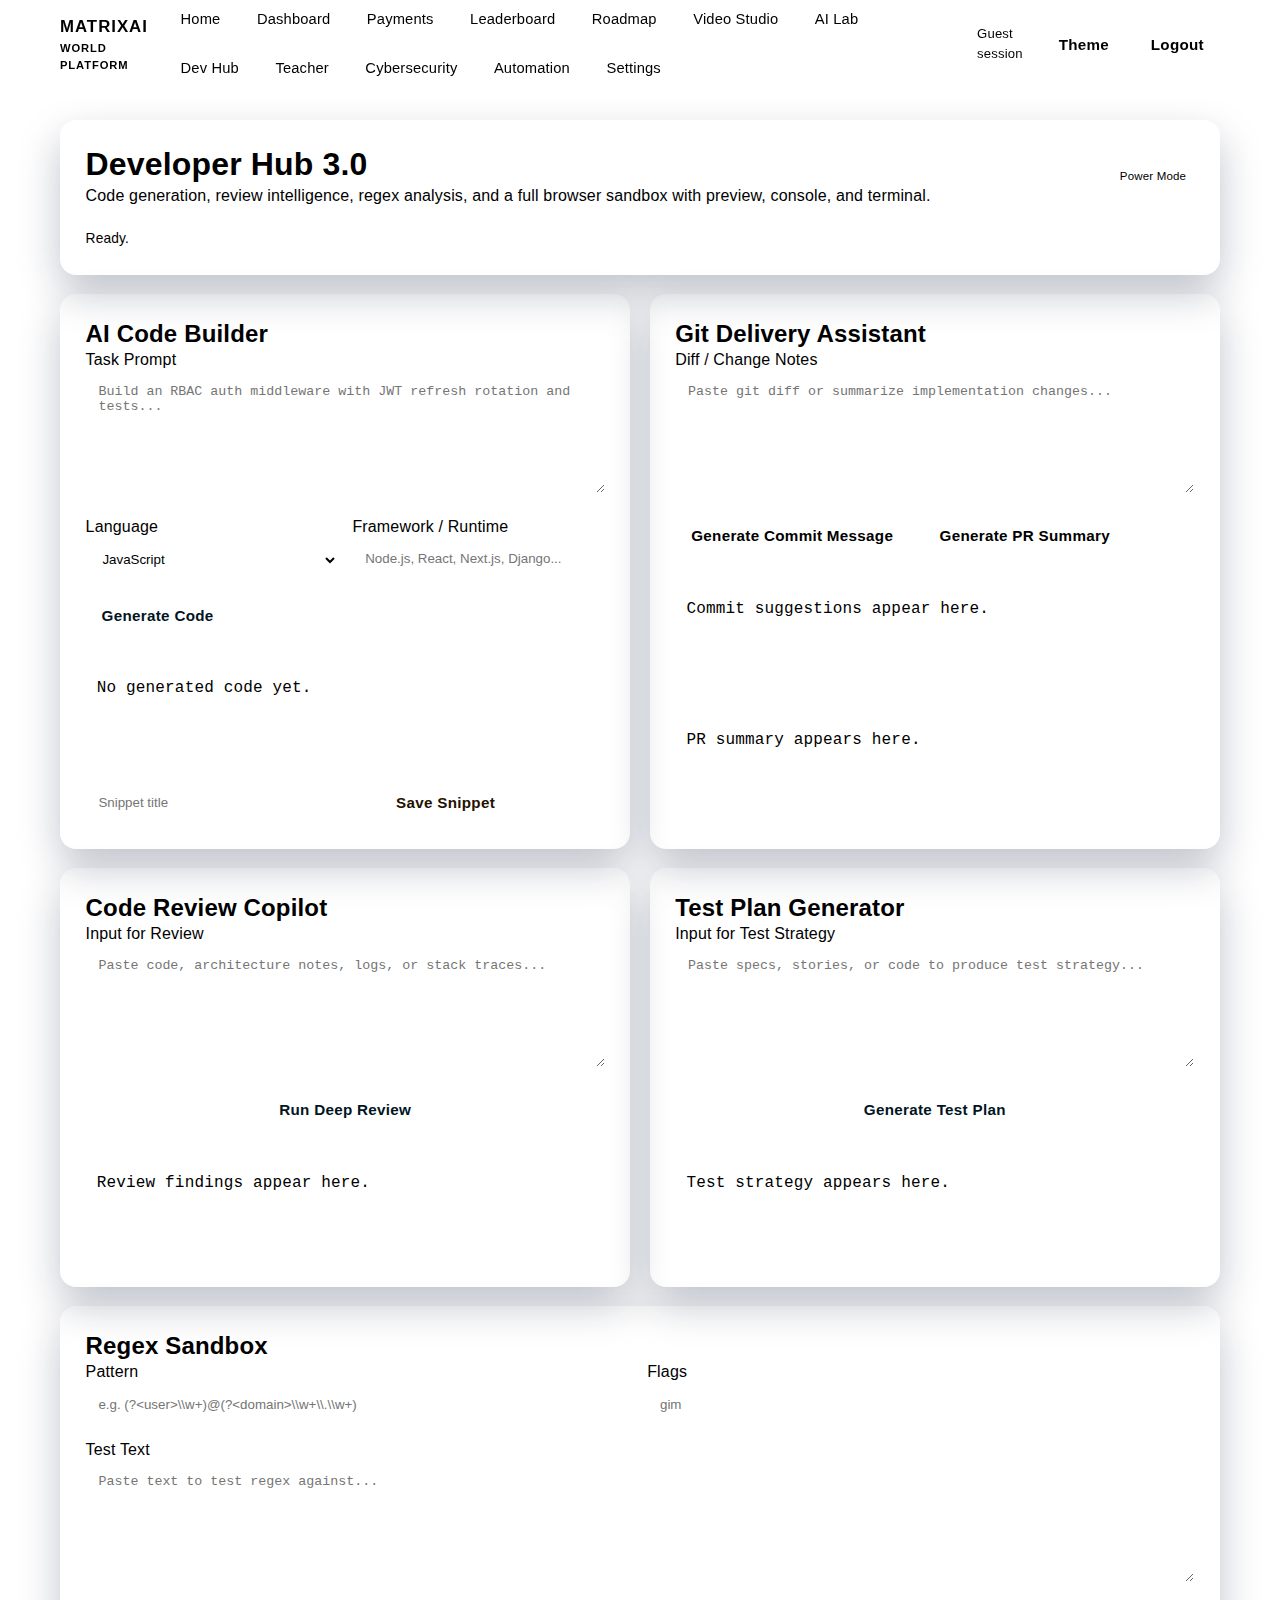
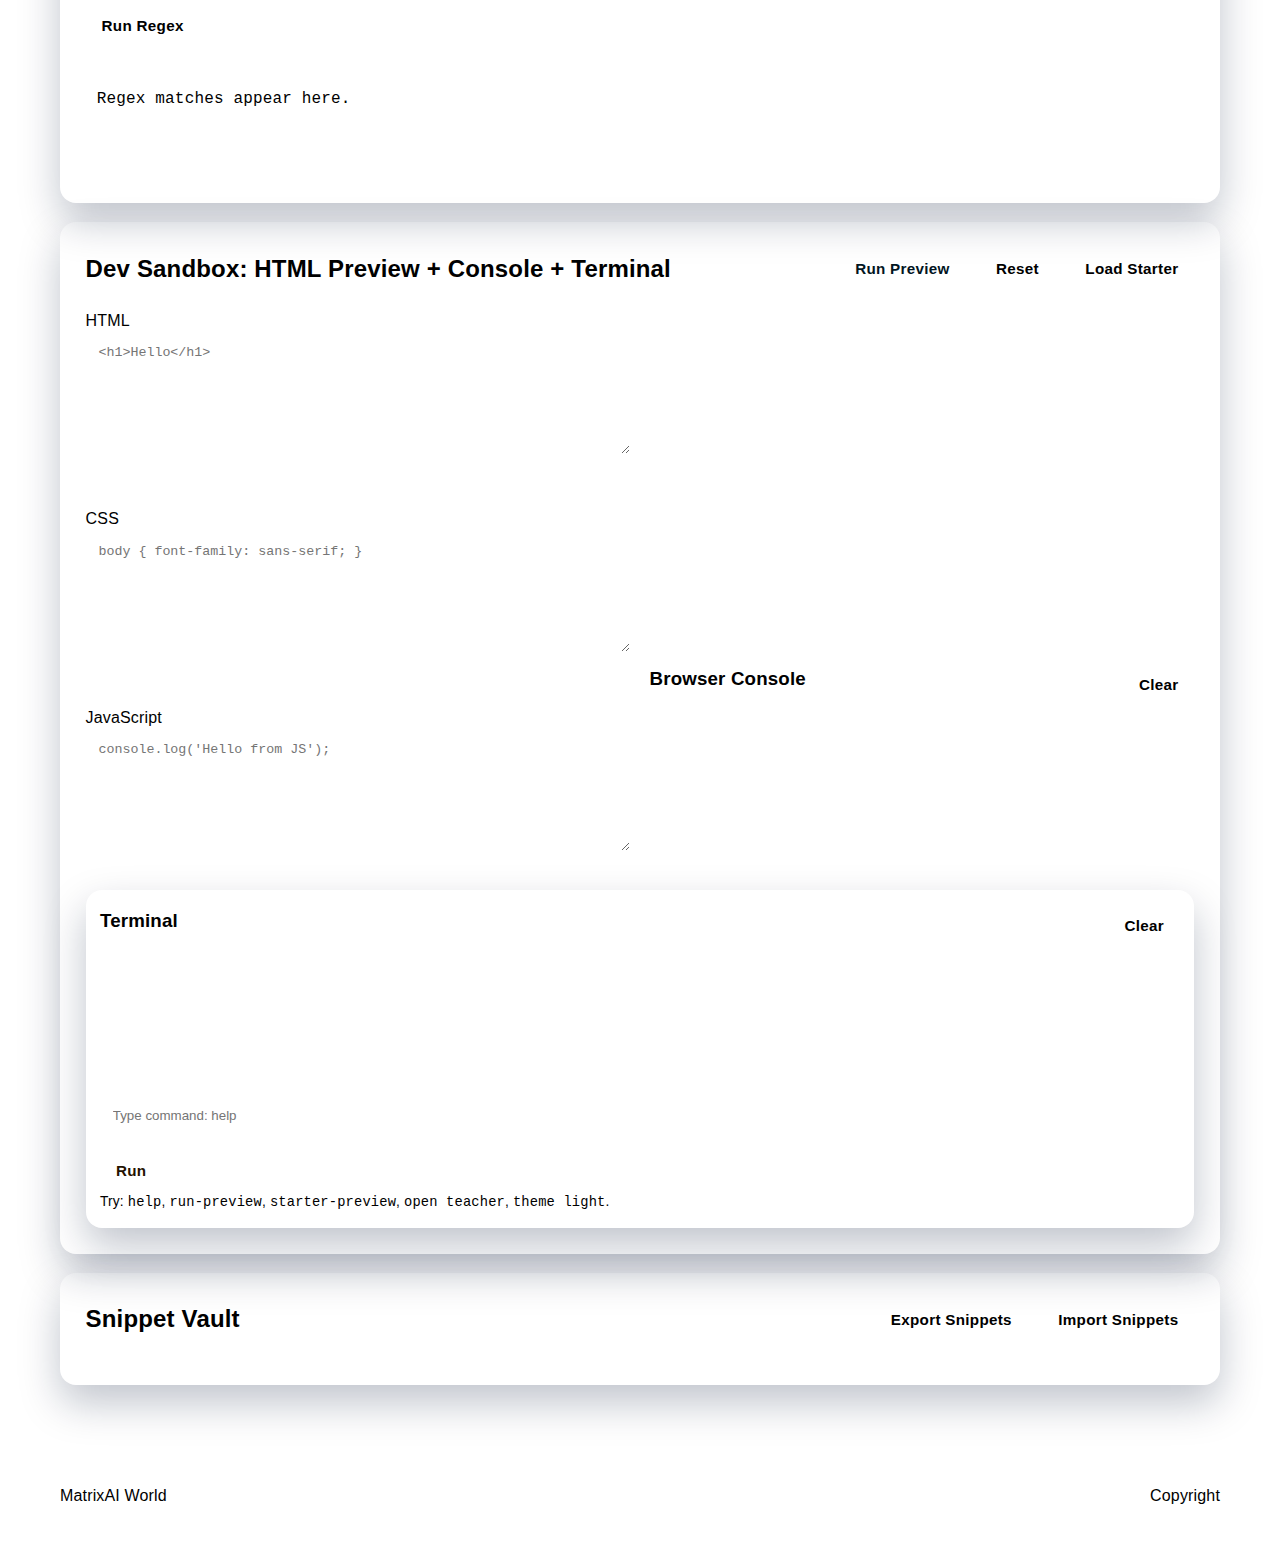
<file: dev-hub.html>
<!DOCTYPE html>
<html lang="en">
<head>
  <meta charset="UTF-8">
  <meta name="viewport" content="width=device-width, initial-scale=1.0">
  <title>Developer Hub - MatrixAI World</title>
  <link rel="stylesheet" href="css/style.css">
  <script src="js/main.js" defer></script>
</head>
<body data-page="dev">
  <header class="site-header">
    <div class="container header-row">
      <a class="brand" href="index.html">MatrixAI<small>World Platform</small></a>
      <button id="navToggle" class="nav-toggle" type="button">Menu</button>
      <nav id="siteNav" class="site-nav">
        <a href="index.html" data-nav="index">Home</a>
        <a href="dashboard.html" class="auth-only" data-nav="dashboard">Dashboard</a>
        <a href="payment.html" class="auth-only" data-nav="payment">Payments</a>
        <a href="leaderboard.html" class="auth-only" data-nav="leaderboard">Leaderboard</a>
        <a href="roadmap.html" class="auth-only" data-nav="roadmap">Roadmap</a>
        <a href="video-studio.html" class="auth-only" data-nav="video">Video Studio</a>
        <a href="ai-lab.html" class="auth-only" data-nav="lab">AI Lab</a>
        <a href="dev-hub.html" class="auth-only" data-nav="dev">Dev Hub</a>
        <a href="teacher.html" class="auth-only" data-nav="teacher">Teacher</a>
        <a href="cybersecurity.html" class="auth-only" data-nav="cyber">Cybersecurity</a>
        <a href="automation-lab.html" class="auth-only" data-nav="automation">Automation</a>
        <a href="settings.html" class="auth-only" data-nav="settings">Settings</a>
      </nav>
      <div class="header-actions">
        <span id="headerAccount" class="account-chip">Guest session</span>
        <button type="button" class="btn ghost js-theme-cycle">Theme</button>
        <button type="button" class="btn ghost js-logout auth-only">Logout</button>
      </div>
    </div>
  </header>

  <main class="page-shell">
    <div class="container layout-stack">
      <section class="card">
        <div class="page-title">
          <div>
            <h1>Developer Hub 3.0</h1>
            <p>Code generation, review intelligence, regex analysis, and a full browser sandbox with preview, console, and terminal.</p>
          </div>
          <span class="badge">Power Mode</span>
        </div>
        <p id="devStatus" class="form-hint">Ready.</p>
      </section>

      <section class="grid cols-2">
        <article class="card">
          <h2>AI Code Builder</h2>
          <div class="form-grid">
            <label>
              Task Prompt
              <textarea id="devPrompt" class="textarea" placeholder="Build an RBAC auth middleware with JWT refresh rotation and tests..."></textarea>
            </label>
            <div class="form-grid cols-2">
              <label>
                Language
                <select id="devLanguage" class="select">
                  <option value="javascript">JavaScript</option>
                  <option value="typescript">TypeScript</option>
                  <option value="python">Python</option>
                  <option value="go">Go</option>
                  <option value="rust">Rust</option>
                  <option value="java">Java</option>
                </select>
              </label>
              <label>
                Framework / Runtime
                <input id="devFramework" class="input" type="text" placeholder="Node.js, React, Next.js, Django...">
              </label>
            </div>
            <div class="inline-row">
              <button id="devGenerateCodeBtn" type="button" class="btn primary">Generate Code</button>
            </div>
            <pre id="devCodeOutput" class="tool-output">No generated code yet.</pre>
            <div class="inline-row">
              <input id="devSnippetTitle" class="input" style="max-width:280px;" type="text" placeholder="Snippet title">
              <button id="devSaveSnippetBtn" type="button" class="btn secondary">Save Snippet</button>
            </div>
          </div>
        </article>

        <article class="card">
          <h2>Git Delivery Assistant</h2>
          <div class="form-grid">
            <label>
              Diff / Change Notes
              <textarea id="devDiffInput" class="textarea" placeholder="Paste git diff or summarize implementation changes..."></textarea>
            </label>
            <div class="inline-row">
              <button id="devCommitMsgBtn" type="button" class="btn ghost">Generate Commit Message</button>
              <button id="devPrSummaryBtn" type="button" class="btn ghost">Generate PR Summary</button>
            </div>
            <pre id="devCommitOutput" class="tool-output">Commit suggestions appear here.</pre>
            <pre id="devPrOutput" class="tool-output">PR summary appears here.</pre>
          </div>
        </article>
      </section>

      <section class="grid cols-2">
        <article class="card">
          <h2>Code Review Copilot</h2>
          <div class="form-grid">
            <label>
              Input for Review
              <textarea id="devReviewInput" class="textarea" placeholder="Paste code, architecture notes, logs, or stack traces..."></textarea>
            </label>
            <button id="devReviewBtn" type="button" class="btn primary">Run Deep Review</button>
            <pre id="devReviewOutput" class="tool-output">Review findings appear here.</pre>
          </div>
        </article>

        <article class="card">
          <h2>Test Plan Generator</h2>
          <div class="form-grid">
            <label>
              Input for Test Strategy
              <textarea id="devTestInput" class="textarea" placeholder="Paste specs, stories, or code to produce test strategy..."></textarea>
            </label>
            <button id="devTestPlanBtn" type="button" class="btn primary">Generate Test Plan</button>
            <pre id="devTestOutput" class="tool-output">Test strategy appears here.</pre>
          </div>
        </article>
      </section>

      <section class="card">
        <h2>Regex Sandbox</h2>
        <div class="form-grid">
          <div class="form-grid cols-2">
            <label>
              Pattern
              <input id="devRegexPattern" class="input" type="text" placeholder="e.g. (?&lt;user&gt;\\w+)@(?&lt;domain&gt;\\w+\\.\\w+)">
            </label>
            <label>
              Flags
              <input id="devRegexFlags" class="input" type="text" placeholder="gim">
            </label>
          </div>
          <label>
            Test Text
            <textarea id="devRegexInput" class="textarea" placeholder="Paste text to test regex against..."></textarea>
          </label>
          <div class="inline-row">
            <button id="devRegexRunBtn" type="button" class="btn ghost">Run Regex</button>
          </div>
          <pre id="devRegexOutput" class="tool-output">Regex matches appear here.</pre>
        </div>
      </section>

      <section class="card">
        <div class="page-title">
          <h2>Dev Sandbox: HTML Preview + Console + Terminal</h2>
          <div class="inline-row">
            <button id="devPreviewRunBtn" type="button" class="btn primary">Run Preview</button>
            <button id="devPreviewResetBtn" type="button" class="btn ghost">Reset</button>
            <button id="devPreviewStarterBtn" type="button" class="btn ghost">Load Starter</button>
          </div>
        </div>
        <div class="grid cols-2">
          <div class="form-grid">
            <label>
              HTML
              <textarea id="devPreviewHtml" class="textarea" placeholder="&lt;h1&gt;Hello&lt;/h1&gt;"></textarea>
            </label>
            <label>
              CSS
              <textarea id="devPreviewCss" class="textarea" placeholder="body { font-family: sans-serif; }"></textarea>
            </label>
            <label>
              JavaScript
              <textarea id="devPreviewJs" class="textarea" placeholder="console.log('Hello from JS');"></textarea>
            </label>
          </div>
          <div class="form-grid">
            <iframe id="devPreviewFrame" title="Dev Preview" sandbox="allow-scripts" style="width:100%;min-height:340px;border:1px solid var(--line);border-radius:12px;background:#fff;"></iframe>
            <div class="page-title" style="margin:0;">
              <h3>Browser Console</h3>
              <button id="devConsoleClearBtn" type="button" class="btn ghost">Clear</button>
            </div>
            <pre id="devConsoleOutput" class="tool-output" style="min-height:140px;max-height:220px;overflow:auto;"> </pre>
          </div>
        </div>
        <section class="card" style="padding:0.9rem;">
          <div class="page-title" style="margin:0 0 0.5rem 0;">
            <h3>Terminal</h3>
            <button id="devTerminalClearBtn" type="button" class="btn ghost">Clear</button>
          </div>
          <pre id="devTerminalOutput" class="tool-output" style="min-height:120px;max-height:260px;overflow:auto;"></pre>
          <div class="inline-row">
            <input id="devTerminalInput" class="input" type="text" placeholder="Type command: help">
            <button id="devTerminalRunBtn" type="button" class="btn secondary">Run</button>
          </div>
          <p class="form-hint">Try: <code>help</code>, <code>run-preview</code>, <code>starter-preview</code>, <code>open teacher</code>, <code>theme light</code>.</p>
        </section>
      </section>

      <section class="card">
        <div class="page-title">
          <h2>Snippet Vault</h2>
          <div class="inline-row">
            <button id="devSnippetExportBtn" type="button" class="btn ghost">Export Snippets</button>
            <button id="devSnippetImportBtn" type="button" class="btn ghost">Import Snippets</button>
            <input id="devSnippetImportInput" type="file" accept="application/json" class="hidden">
          </div>
        </div>
        <ul id="devSnippetList" style="list-style:none;padding:0;margin:0;"></ul>
      </section>
    </div>
  </main>

  <footer>
    <div class="container">
      <span>MatrixAI World</span>
      <span>Copyright <span class="js-year"></span></span>
    </div>
  </footer>
</body>
</html>
</file>
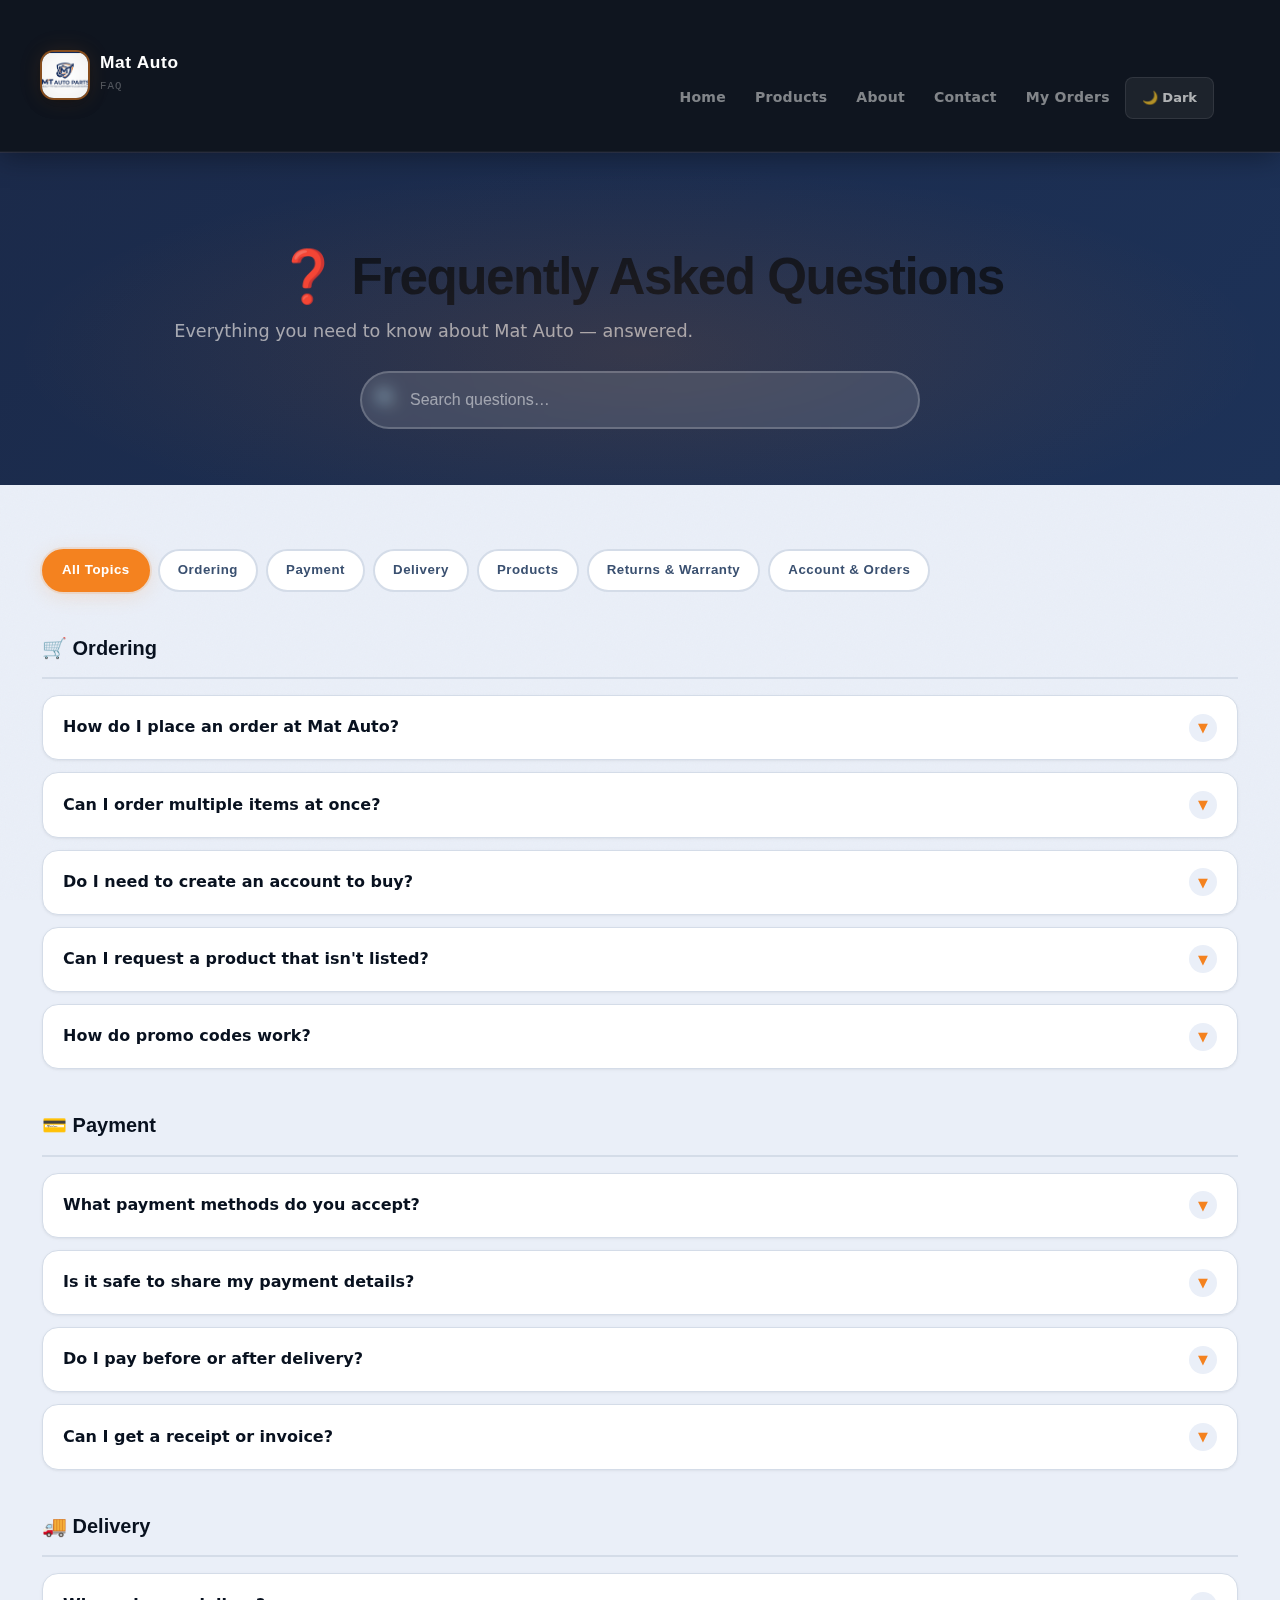
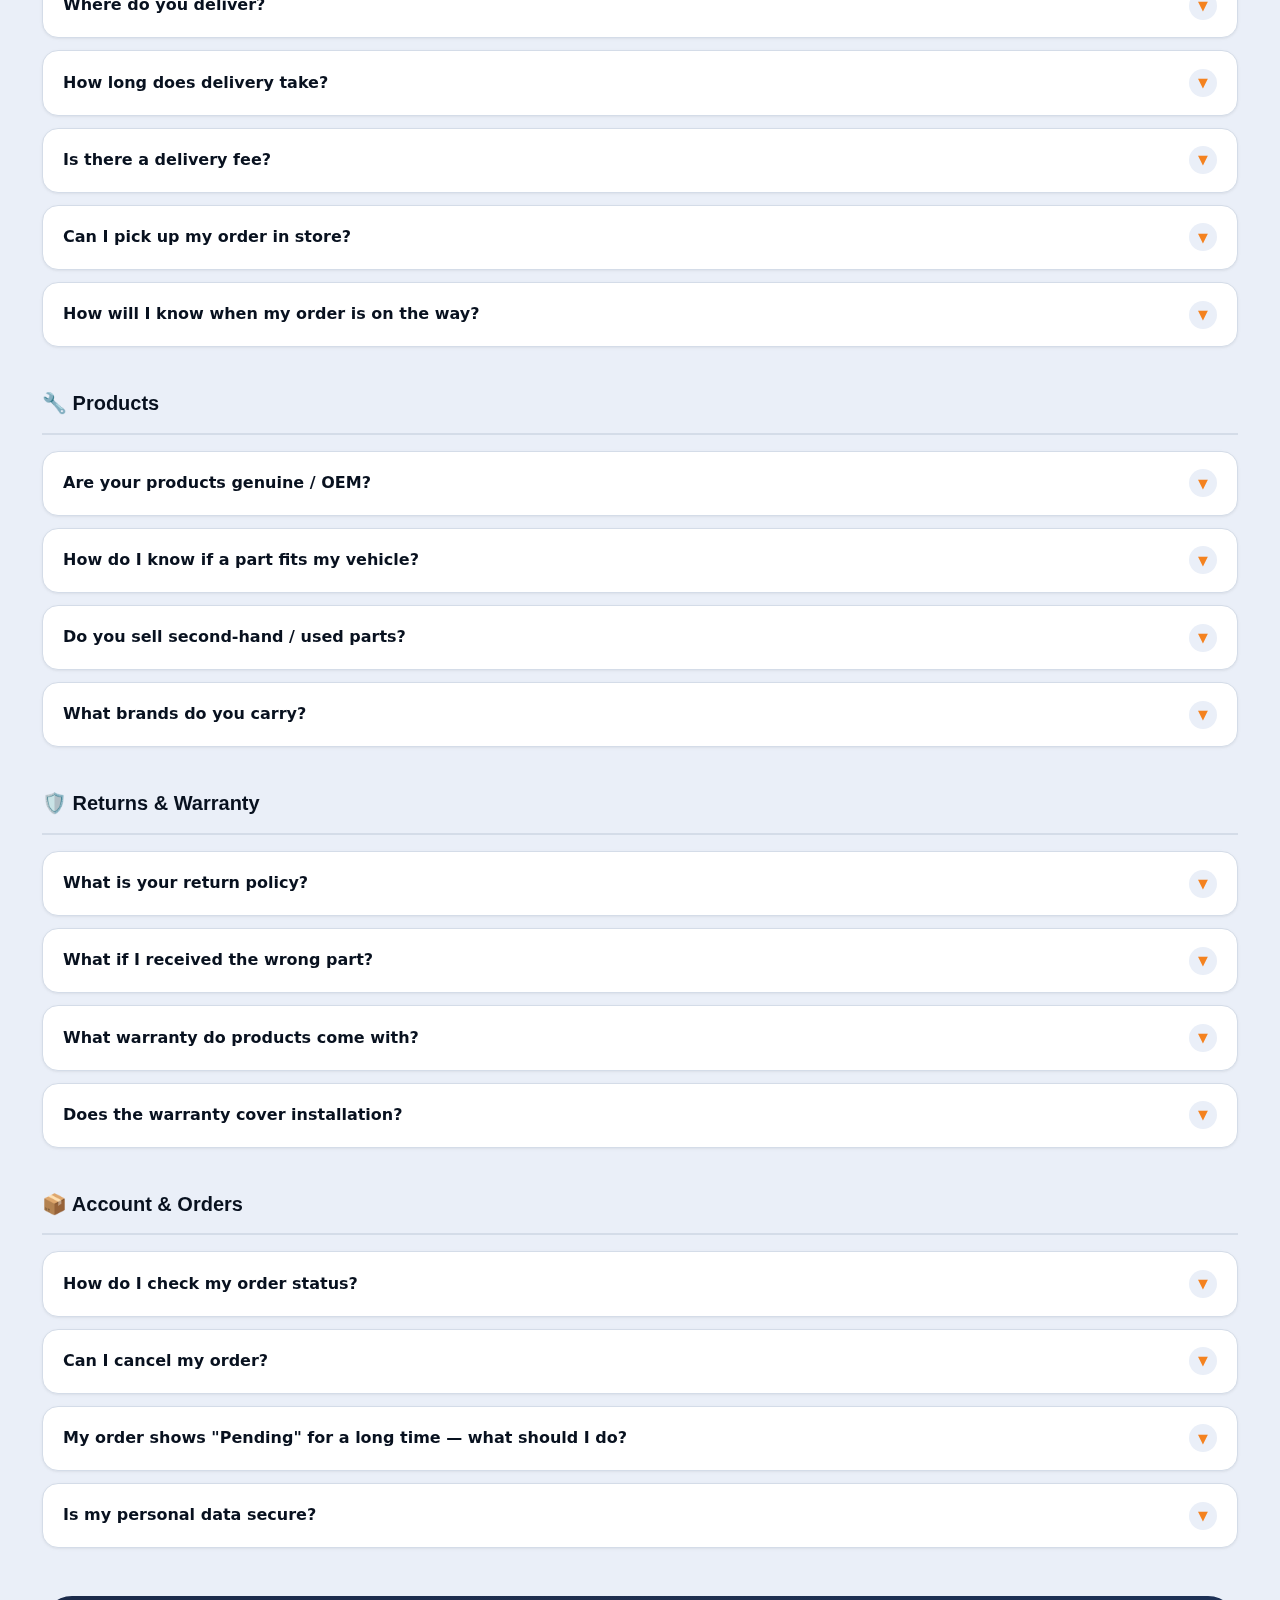
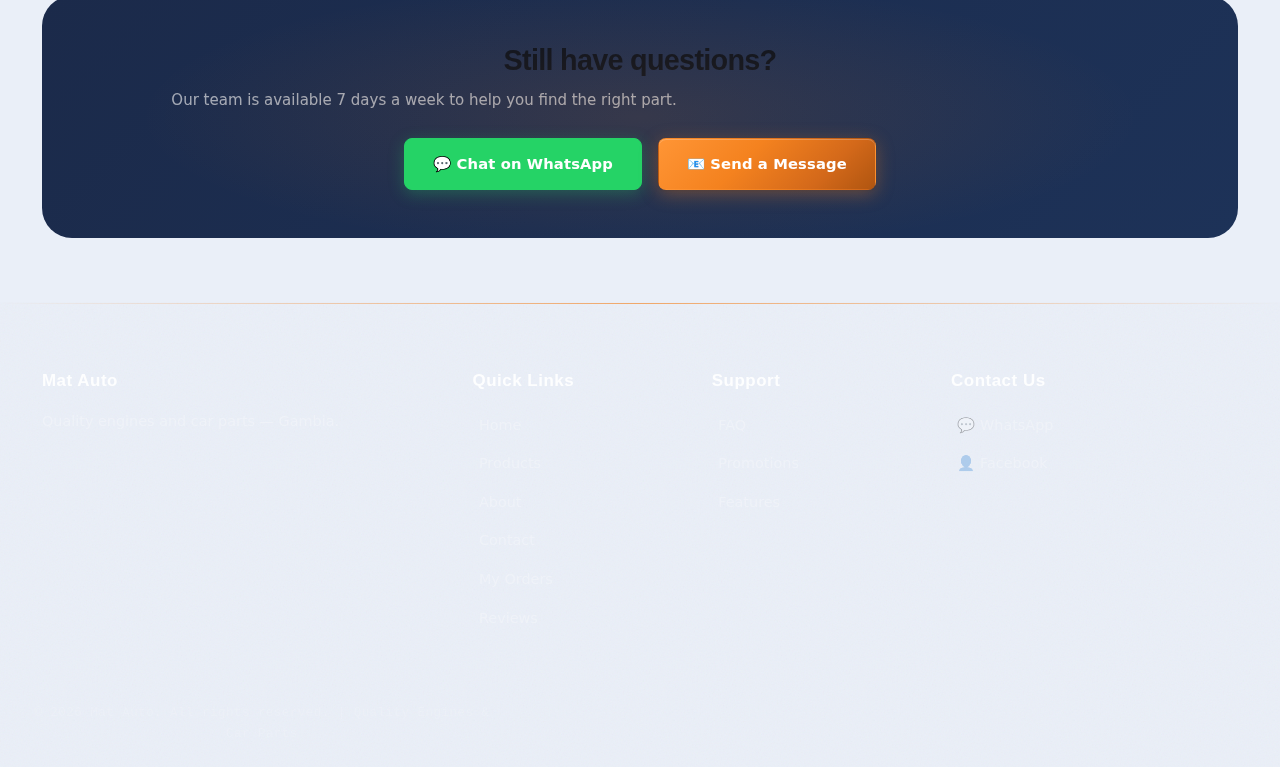
<file: faq.html>
<!DOCTYPE html>
<html lang="en">
<head>
    <meta charset="UTF-8">
    <meta name="viewport" content="width=device-width, initial-scale=1.0, viewport-fit=cover">
    <title>FAQ — Mat Auto | Engines & Car Parts Gambia</title>
    <meta name="description" content="Frequently asked questions about Mat Auto — ordering, delivery, payment, returns, and warranty for engines and car parts in Gambia.">
    <meta name="theme-color" content="#1B2A4A">
    <meta name="mobile-web-app-capable" content="yes">
    <meta name="apple-mobile-web-app-capable" content="yes">
    <meta name="apple-mobile-web-app-status-bar-style" content="black-translucent">
    <meta name="apple-mobile-web-app-title" content="Mat Auto">
    <link rel="manifest" href="manifest.json">
    <link rel="stylesheet" href="styles.css">
    <link rel="icon" type="image/jpeg" href="image.jpg">
    <link rel="apple-touch-icon" href="image.jpg">
    <style>
        .faq-hero {
            background: linear-gradient(135deg, var(--navy) 0%, var(--navy-mid) 100%);
            color: #fff;
            padding: clamp(3rem, 8vw, 6rem) 0 clamp(2rem, 5vw, 3.5rem);
            text-align: center;
            position: relative;
            overflow: hidden;
        }
        .faq-hero::before {
            content: "";
            position: absolute; inset: 0;
            background: radial-gradient(ellipse 70% 80% at 50% 60%, rgba(244,130,31,.12) 0%, transparent 70%);
            pointer-events: none;
        }
        .faq-hero h1 {
            font-family: 'Syne', sans-serif;
            font-size: clamp(2rem, 5vw, 3.2rem);
            font-weight: 900;
            margin-bottom: .75rem;
        }
        .faq-hero p { color: rgba(255,255,255,.6); font-size: clamp(.9rem, 2vw, 1.1rem); }

        .faq-search-wrap {
            max-width: 560px;
            margin: 1.5rem auto 0;
            position: relative;
        }
        .faq-search-wrap input {
            width: 100%;
            padding: 14px 20px 14px 48px;
            border-radius: var(--r-full);
            border: 2px solid rgba(255,255,255,.2);
            background: rgba(255,255,255,.12);
            color: #fff;
            font-size: 1rem;
            font-family: 'Cabinet Grotesk', sans-serif;
            outline: none;
            backdrop-filter: blur(8px);
            transition: var(--transition);
        }
        .faq-search-wrap input::placeholder { color: rgba(255,255,255,.5); }
        .faq-search-wrap input:focus { border-color: var(--primary); background: rgba(255,255,255,.18); }
        .faq-search-icon {
            position: absolute; left: 16px; top: 50%; transform: translateY(-50%);
            font-size: 1.1rem; pointer-events: none;
        }

        .faq-body { padding: clamp(2rem, 5vw, 4rem) 0; }

        .faq-categories {
            display: flex; gap: .5rem; flex-wrap: wrap;
            margin-bottom: 2.5rem;
        }
        .faq-cat-btn {
            padding: 8px 18px;
            border: 2px solid var(--border);
            border-radius: var(--r-full);
            background: var(--surface);
            color: var(--text-mid);
            font-size: .83rem;
            font-weight: 700;
            cursor: pointer;
            transition: var(--transition);
            font-family: 'Syne', sans-serif;
            letter-spacing: .04em;
        }
        .faq-cat-btn:hover, .faq-cat-btn.active {
            background: var(--primary); color: #fff; border-color: var(--primary);
            box-shadow: var(--shadow-glow-soft);
        }

        .faq-section { margin-bottom: 2.5rem; }
        .faq-section-title {
            font-family: 'Syne', sans-serif;
            font-size: clamp(1rem, 2.5vw, 1.25rem);
            font-weight: 800;
            color: var(--text-dark);
            margin-bottom: 1rem;
            display: flex; align-items: center; gap: .5rem;
            padding-bottom: .75rem;
            border-bottom: 2px solid var(--border);
        }

        .faq-item {
            border: 1.5px solid var(--border);
            border-radius: var(--r-lg);
            background: var(--surface);
            margin-bottom: .75rem;
            overflow: hidden;
            transition: var(--transition);
        }
        .faq-item:hover { border-color: var(--primary); box-shadow: var(--shadow-sm); }
        .faq-item.open { border-color: var(--primary); box-shadow: var(--shadow-glow-soft); }

        .faq-question {
            display: flex; align-items: center; justify-content: space-between;
            gap: 1rem;
            padding: 1.1rem 1.25rem;
            cursor: pointer;
            font-weight: 700;
            font-size: clamp(.88rem, 1.8vw, 1rem);
            color: var(--text-dark);
            list-style: none;
            user-select: none;
        }
        .faq-question::marker, .faq-question::-webkit-details-marker { display: none; }
        .faq-chevron {
            flex-shrink: 0;
            width: 28px; height: 28px;
            border-radius: 50%;
            background: var(--bg);
            display: flex; align-items: center; justify-content: center;
            font-size: .8rem;
            transition: transform .25s ease, background .2s;
            color: var(--primary);
        }
        .faq-item.open .faq-chevron { transform: rotate(180deg); background: var(--primary); color: #fff; }

        .faq-answer {
            max-height: 0; overflow: hidden;
            transition: max-height .35s ease, padding .25s ease;
            padding: 0 1.25rem;
            color: var(--text-mid);
            font-size: clamp(.85rem, 1.8vw, .96rem);
            line-height: 1.75;
        }
        .faq-item.open .faq-answer { max-height: 600px; padding: 0 1.25rem 1.25rem; }
        .faq-answer a { color: var(--primary); font-weight: 600; }
        .faq-answer ul { padding-left: 1.5rem; margin: .5rem 0; }
        .faq-answer li { margin-bottom: .35rem; }

        .faq-cta {
            background: linear-gradient(135deg, var(--navy) 0%, var(--navy-mid) 100%);
            border-radius: var(--r-2xl);
            padding: clamp(2rem, 5vw, 3rem);
            text-align: center;
            color: #fff;
            margin-top: 3rem;
            position: relative; overflow: hidden;
        }
        .faq-cta::before {
            content: "";
            position: absolute; inset: 0;
            background: radial-gradient(ellipse 60% 80% at 50% 50%, rgba(244,130,31,.12) 0%, transparent 70%);
            pointer-events: none;
        }
        .faq-cta h2 { font-family: 'Syne', sans-serif; font-size: clamp(1.3rem, 3vw, 1.8rem); font-weight: 900; margin-bottom: .75rem; }
        .faq-cta p { color: rgba(255,255,255,.6); margin-bottom: 1.5rem; }
        .faq-cta-btns { display: flex; gap: 1rem; justify-content: center; flex-wrap: wrap; }

        .no-results {
            text-align: center; padding: 3rem 1rem;
            color: var(--text-muted); display: none;
        }
        .no-results.visible { display: block; }

        body.dark-mode .faq-item { background: var(--surface); }
        body.dark-mode .faq-question { color: var(--text-dark); }
        body.dark-mode .faq-search-wrap input { background: rgba(255,255,255,.08); color: #fff; }
        body.dark-mode .faq-cat-btn { background: var(--surface); border-color: var(--border); }
    </style>
</head>
<body>

<nav class="navbar">
    <div class="container nav-shell">
        <a class="nav-brand" href="index.html">
            <img src="image.jpg" alt="Mat Auto Logo" class="brand-logo">
            <span class="brand-copy"><strong>Mat Auto</strong><small>FAQ</small></span>
        </a>
        <button class="hamburger" id="hamburger" type="button" aria-label="Toggle navigation" aria-expanded="false">
            <span></span><span></span><span></span>
        </button>
        <ul class="nav-links" id="navLinks">
            <li><a href="index.html">Home</a></li>
            <li><a href="products.html">Products</a></li>
            <li><a href="about.html">About</a></li>
            <li><a href="contact.html">Contact</a></li>
            <li><a href="orders.html">My Orders</a></li>
            <li><button class="nav-icon-btn" id="darkModeBtn" type="button">🌙 Dark</button></li>
        </ul>
    </div>
</nav>

<div class="faq-hero">
    <div class="container">
        <h1>❓ Frequently Asked Questions</h1>
        <p>Everything you need to know about Mat Auto — answered.</p>
        <div class="faq-search-wrap">
            <span class="faq-search-icon">🔍</span>
            <input type="text" id="faqSearch" placeholder="Search questions…" autocomplete="off">
        </div>
    </div>
</div>

<div class="faq-body">
    <div class="container">

        <div class="faq-categories">
            <button class="faq-cat-btn active" data-cat="all">All Topics</button>
            <button class="faq-cat-btn" data-cat="ordering">Ordering</button>
            <button class="faq-cat-btn" data-cat="payment">Payment</button>
            <button class="faq-cat-btn" data-cat="delivery">Delivery</button>
            <button class="faq-cat-btn" data-cat="products">Products</button>
            <button class="faq-cat-btn" data-cat="returns">Returns & Warranty</button>
            <button class="faq-cat-btn" data-cat="account">Account & Orders</button>
        </div>

        <div id="faqContainer">

            <!-- ORDERING -->
            <div class="faq-section" data-cat="ordering">
                <div class="faq-section-title">🛒 Ordering</div>

                <div class="faq-item">
                    <div class="faq-question">How do I place an order at Mat Auto? <span class="faq-chevron">▼</span></div>
                    <div class="faq-answer">Browse our product catalog on the homepage, click <strong>View Details</strong> on any item, then click <strong>Buy Now</strong>. You'll be taken to checkout where you can enter your details and confirm your order via WhatsApp or Facebook Messenger. Our team responds within 30 minutes to confirm payment and delivery.</div>
                </div>

                <div class="faq-item">
                    <div class="faq-question">Can I order multiple items at once? <span class="faq-chevron">▼</span></div>
                    <div class="faq-answer">Yes! Add items to your cart by clicking the cart icon on each product. When you're ready, go to checkout and your entire cart will be included in one order. Bulk orders of 5+ items may also qualify for a discount — use promo code <strong>BULK20</strong>.</div>
                </div>

                <div class="faq-item">
                    <div class="faq-question">Do I need to create an account to buy? <span class="faq-chevron">▼</span></div>
                    <div class="faq-answer">No account is required. Simply browse, select your product, and complete checkout. We only need your name, WhatsApp number, and delivery details. Your order history is saved locally on your device via the <a href="orders.html">My Orders</a> page.</div>
                </div>

                <div class="faq-item">
                    <div class="faq-question">Can I request a product that isn't listed? <span class="faq-chevron">▼</span></div>
                    <div class="faq-answer">Absolutely. Contact us on <a href="https://wa.me/message/BRC6GJHD6PHCC1" target="_blank">WhatsApp</a> or <a href="contact.html">send us a message</a> with the part number, vehicle make/model/year, and any specifications. We source many parts on request and can provide a custom quote within 24 hours.</div>
                </div>

                <div class="faq-item">
                    <div class="faq-question">How do promo codes work? <span class="faq-chevron">▼</span></div>
                    <div class="faq-answer">Enter your promo code in the checkout page's <strong>Promo Code</strong> field, then mention the same code when you confirm your order via WhatsApp. Our team will apply the discount before you pay. Check active codes on the <a href="promos.html">Promotions page</a>.</div>
                </div>
            </div>

            <!-- PAYMENT -->
            <div class="faq-section" data-cat="payment">
                <div class="faq-section-title">💳 Payment</div>

                <div class="faq-item">
                    <div class="faq-question">What payment methods do you accept? <span class="faq-chevron">▼</span></div>
                    <div class="faq-answer">We currently accept:
                        <ul>
                            <li><strong>Mobile Money</strong> (Afrimoney, Qmoney)</li>
                            <li><strong>Bank Transfer</strong></li>
                            <li><strong>Cash on Delivery</strong> (Banjul/Serekunda area)</li>
                            <li><strong>Cash in Store</strong></li>
                        </ul>
                        Our team will confirm the best option for your order via WhatsApp.
                    </div>
                </div>

                <div class="faq-item">
                    <div class="faq-question">Is it safe to share my payment details? <span class="faq-chevron">▼</span></div>
                    <div class="faq-answer">We never ask for sensitive card information online. Payment is always done directly person-to-person via mobile money or bank transfer after our team confirms your order. We never request card PINs, CVV, or OTP codes — if anyone claiming to be Mat Auto asks for these, do not share them.</div>
                </div>

                <div class="faq-item">
                    <div class="faq-question">Do I pay before or after delivery? <span class="faq-chevron">▼</span></div>
                    <div class="faq-answer">For in-stock items within Banjul/Serekunda, we offer Cash on Delivery. For orders requiring sourcing, a 30–50% deposit may be required. Your sales agent will explain the payment terms clearly before you commit to anything.</div>
                </div>

                <div class="faq-item">
                    <div class="faq-question">Can I get a receipt or invoice? <span class="faq-chevron">▼</span></div>
                    <div class="faq-answer">Yes. Ask our team for a formal invoice when confirming your order on WhatsApp. We'll send a PDF receipt once payment is confirmed. Keep your <strong>Order ID</strong> (shown at checkout) for reference — you can track your order anytime on the <a href="orders.html">My Orders</a> page.</div>
                </div>
            </div>

            <!-- DELIVERY -->
            <div class="faq-section" data-cat="delivery">
                <div class="faq-section-title">🚚 Delivery</div>

                <div class="faq-item">
                    <div class="faq-question">Where do you deliver? <span class="faq-chevron">▼</span></div>
                    <div class="faq-answer">We deliver across The Gambia, including Banjul, Serekunda, Brikama, Bakau, Kanifing, Farafenni, and other major towns. Delivery availability and timelines vary by location — contact us to confirm for your area.</div>
                </div>

                <div class="faq-item">
                    <div class="faq-question">How long does delivery take? <span class="faq-chevron">▼</span></div>
                    <div class="faq-answer">
                        <ul>
                            <li><strong>Banjul / Serekunda:</strong> Same day or next business day</li>
                            <li><strong>Other GBA areas:</strong> 1–2 business days</li>
                            <li><strong>Upcountry:</strong> 2–5 business days</li>
                        </ul>
                        Express delivery is available for an additional fee. Store pickup is free and same-day.
                    </div>
                </div>

                <div class="faq-item">
                    <div class="faq-question">Is there a delivery fee? <span class="faq-chevron">▼</span></div>
                    <div class="faq-answer">Delivery within Greater Banjul Area is free on orders over GMD 500. Orders below that threshold carry a small delivery fee which our team will confirm. Use promo code <strong>FREESHIP2026</strong> for free shipping on eligible orders.</div>
                </div>

                <div class="faq-item">
                    <div class="faq-question">Can I pick up my order in store? <span class="faq-chevron">▼</span></div>
                    <div class="faq-answer">Yes! Store pickup is free and available same day once your order is confirmed. Visit us at our location (details on the <a href="contact.html">Contact page</a>). Bring your Order ID and a valid ID for verification.</div>
                </div>

                <div class="faq-item">
                    <div class="faq-question">How will I know when my order is on the way? <span class="faq-chevron">▼</span></div>
                    <div class="faq-answer">Our team will send you an update via WhatsApp when your order is dispatched. You can also track your order status at any time on the <a href="orders.html">My Orders</a> page using your Order ID.</div>
                </div>
            </div>

            <!-- PRODUCTS -->
            <div class="faq-section" data-cat="products">
                <div class="faq-section-title">🔧 Products</div>

                <div class="faq-item">
                    <div class="faq-question">Are your products genuine / OEM? <span class="faq-chevron">▼</span></div>
                    <div class="faq-answer">We stock a mix of OEM (Original Equipment Manufacturer) parts and high-quality aftermarket alternatives. Every listing clearly states the type. OEM parts are sourced from authorized distributors. All aftermarket parts meet or exceed OEM specifications and come with a warranty.</div>
                </div>

                <div class="faq-item">
                    <div class="faq-question">How do I know if a part fits my vehicle? <span class="faq-chevron">▼</span></div>
                    <div class="faq-answer">Use our <strong>Vehicle Search</strong> on the homepage — select your Make, Model, Year, and Part Type. If you're unsure, message us on WhatsApp with your vehicle's registration number or chassis/VIN number and we'll confirm compatibility before purchase.</div>
                </div>

                <div class="faq-item">
                    <div class="faq-question">Do you sell second-hand / used parts? <span class="faq-chevron">▼</span></div>
                    <div class="faq-answer">Some listings include quality-tested used parts clearly labeled as such. These are inspected and tested before sale. New and used parts are clearly distinguished in each product listing. Contact us if you need a used part not listed.</div>
                </div>

                <div class="faq-item">
                    <div class="faq-question">What brands do you carry? <span class="faq-chevron">▼</span></div>
                    <div class="faq-answer">We carry parts compatible with Toyota, Honda, Nissan, Hyundai, Mercedes-Benz, BMW, Ford, Mitsubishi, Kia, Volkswagen, Land Rover, Suzuki, and more. Browse by vehicle make using our search tool or filter on the products page.</div>
                </div>
            </div>

            <!-- RETURNS & WARRANTY -->
            <div class="faq-section" data-cat="returns">
                <div class="faq-section-title">🛡️ Returns & Warranty</div>

                <div class="faq-item">
                    <div class="faq-question">What is your return policy? <span class="faq-chevron">▼</span></div>
                    <div class="faq-answer">We accept returns within <strong>30 days</strong> of purchase for unused parts in original packaging. Items must be in the same condition as received. To initiate a return, contact our team on WhatsApp with your Order ID and reason for return. Refunds are processed within 3–5 business days.</div>
                </div>

                <div class="faq-item">
                    <div class="faq-question">What if I received the wrong part? <span class="faq-chevron">▼</span></div>
                    <div class="faq-answer">We sincerely apologize if this happens. Contact us immediately via WhatsApp with your Order ID and photos of the received item. We'll arrange a free exchange or full refund. Wrong-item cases are resolved as a priority — usually within 24 hours.</div>
                </div>

                <div class="faq-item">
                    <div class="faq-question">What warranty do products come with? <span class="faq-chevron">▼</span></div>
                    <div class="faq-answer">Most parts come with a <strong>3–12 month warranty</strong> depending on the product type. Engines typically carry a 6-month warranty. The specific warranty period is listed on each product page. Warranty covers manufacturing defects but not damage from improper installation or misuse.</div>
                </div>

                <div class="faq-item">
                    <div class="faq-question">Does the warranty cover installation? <span class="faq-chevron">▼</span></div>
                    <div class="faq-answer">Warranty covers the part itself, not installation labor. We strongly recommend having parts installed by a certified mechanic. If a part fails due to a proven manufacturing defect during the warranty period, we'll replace it free of charge.</div>
                </div>
            </div>

            <!-- ACCOUNT & ORDERS -->
            <div class="faq-section" data-cat="account">
                <div class="faq-section-title">📦 Account & Orders</div>

                <div class="faq-item">
                    <div class="faq-question">How do I check my order status? <span class="faq-chevron">▼</span></div>
                    <div class="faq-answer">Visit the <a href="orders.html">My Orders</a> page and enter your Order ID in the tracking field. Your order status will show as Pending, Processing, Completed, or Cancelled. You can also contact our team on WhatsApp for real-time updates.</div>
                </div>

                <div class="faq-item">
                    <div class="faq-question">Can I cancel my order? <span class="faq-chevron">▼</span></div>
                    <div class="faq-answer">Yes, you can cancel your order before it is dispatched. Contact us on WhatsApp with your Order ID as soon as possible. Once an order is shipped, cancellation may not be possible, but you can initiate a return after receipt.</div>
                </div>

                <div class="faq-item">
                    <div class="faq-question">My order shows "Pending" for a long time — what should I do? <span class="faq-chevron">▼</span></div>
                    <div class="faq-answer">If your order has been Pending for more than 2 hours during business hours, please contact us on <a href="https://wa.me/message/BRC6GJHD6PHCC1" target="_blank">WhatsApp</a>. Our response time is typically under 30 minutes. We're available Monday–Saturday 9am–6pm.</div>
                </div>

                <div class="faq-item">
                    <div class="faq-question">Is my personal data secure? <span class="faq-chevron">▼</span></div>
                    <div class="faq-answer">Yes. Your cart, wishlist, and order history are stored locally on your device — not on external servers. The only data we collect is what you voluntarily provide at checkout (name, phone, notes) to fulfill your order. We never sell or share your data with third parties.</div>
                </div>
            </div>

        </div><!-- /faqContainer -->

        <div class="no-results" id="noResults">
            <p style="font-size:2rem;">🔍</p>
            <h3 style="font-family:'Syne',sans-serif;margin-bottom:.5rem;">No results found</h3>
            <p>Try a different search term or <a href="contact.html" style="color:var(--primary);font-weight:700;">ask us directly</a>.</p>
        </div>

        <div class="faq-cta">
            <h2>Still have questions?</h2>
            <p>Our team is available 7 days a week to help you find the right part.</p>
            <div class="faq-cta-btns">
                <a href="https://wa.me/message/BRC6GJHD6PHCC1" target="_blank" class="btn btn-whatsapp">💬 Chat on WhatsApp</a>
                <a href="contact.html" class="btn btn-primary">📧 Send a Message</a>
            </div>
        </div>

    </div>
</div>

<div id="toastStack" class="toast-stack" aria-live="polite"></div>

<footer class="footer">
    <div class="footer-content container">
        <div class="footer-section">
            <h4>Mat Auto</h4>
            <p>Quality engines and car parts — Gambia.</p>
        </div>
        <div class="footer-section">
            <h4>Quick Links</h4>
            <ul>
                <li><a href="index.html">Home</a></li>
                <li><a href="products.html">Products</a></li>
                <li><a href="about.html">About</a></li>
                <li><a href="contact.html">Contact</a></li>
                <li><a href="orders.html">My Orders</a></li>
                <li><a href="reviews.html">Reviews</a></li>
            </ul>
        </div>
        <div class="footer-section">
            <h4>Support</h4>
            <ul>
                <li><a href="faq.html">FAQ</a></li>
                <li><a href="promos.html">Promotions</a></li>
                <li><a href="features.html">Features</a></li>
            </ul>
        </div>
        <div class="footer-section">
            <h4>Contact Us</h4>
            <ul>
                <li><a href="https://wa.me/message/BRC6GJHD6PHCC1" target="_blank">💬 WhatsApp</a></li>
                <li><a href="https://www.facebook.com/profile.php?id=61574154117727" target="_blank">👤 Facebook</a></li>
            </ul>
        </div>
    </div>
    <div class="footer-bottom"><p>&copy; 2026 Mat Auto. All rights reserved. | Quality Engines & Car Parts</p></div>
</footer>

<script src="https://www.gstatic.com/firebasejs/12.12.1/firebase-app-compat.js"></script>
<script src="https://www.gstatic.com/firebasejs/12.12.1/firebase-database-compat.js"></script>
<script src="https://www.gstatic.com/firebasejs/12.12.1/firebase-storage-compat.js"></script>
<script src="app.js?v=2026-05-01-7"></script>
<script>
// FAQ accordion
document.querySelectorAll('.faq-item').forEach(item => {
    const q = item.querySelector('.faq-question');
    q.addEventListener('click', () => {
        const wasOpen = item.classList.contains('open');
        // close all
        document.querySelectorAll('.faq-item.open').forEach(i => i.classList.remove('open'));
        if (!wasOpen) item.classList.add('open');
    });
});

// Category filter
document.querySelectorAll('.faq-cat-btn').forEach(btn => {
    btn.addEventListener('click', () => {
        document.querySelectorAll('.faq-cat-btn').forEach(b => b.classList.remove('active'));
        btn.classList.add('active');
        const cat = btn.dataset.cat;
        document.querySelectorAll('.faq-section').forEach(sec => {
            sec.style.display = (cat === 'all' || sec.dataset.cat === cat) ? '' : 'none';
        });
        document.getElementById('faqSearch').value = '';
        document.getElementById('noResults').classList.remove('visible');
        document.querySelectorAll('.faq-item').forEach(i => i.style.display = '');
    });
});

// Search
document.getElementById('faqSearch').addEventListener('input', function() {
    const q = this.value.toLowerCase().trim();
    let count = 0;
    document.querySelectorAll('.faq-cat-btn').forEach(b => b.classList.remove('active'));
    document.querySelector('[data-cat="all"]').classList.add('active');
    document.querySelectorAll('.faq-section').forEach(sec => sec.style.display = '');
    document.querySelectorAll('.faq-item').forEach(item => {
        const text = item.textContent.toLowerCase();
        const match = !q || text.includes(q);
        item.style.display = match ? '' : 'none';
        if (match) count++;
    });
    document.getElementById('noResults').classList.toggle('visible', count === 0 && q.length > 0);
});
</script>
</body>
</html>
</file>
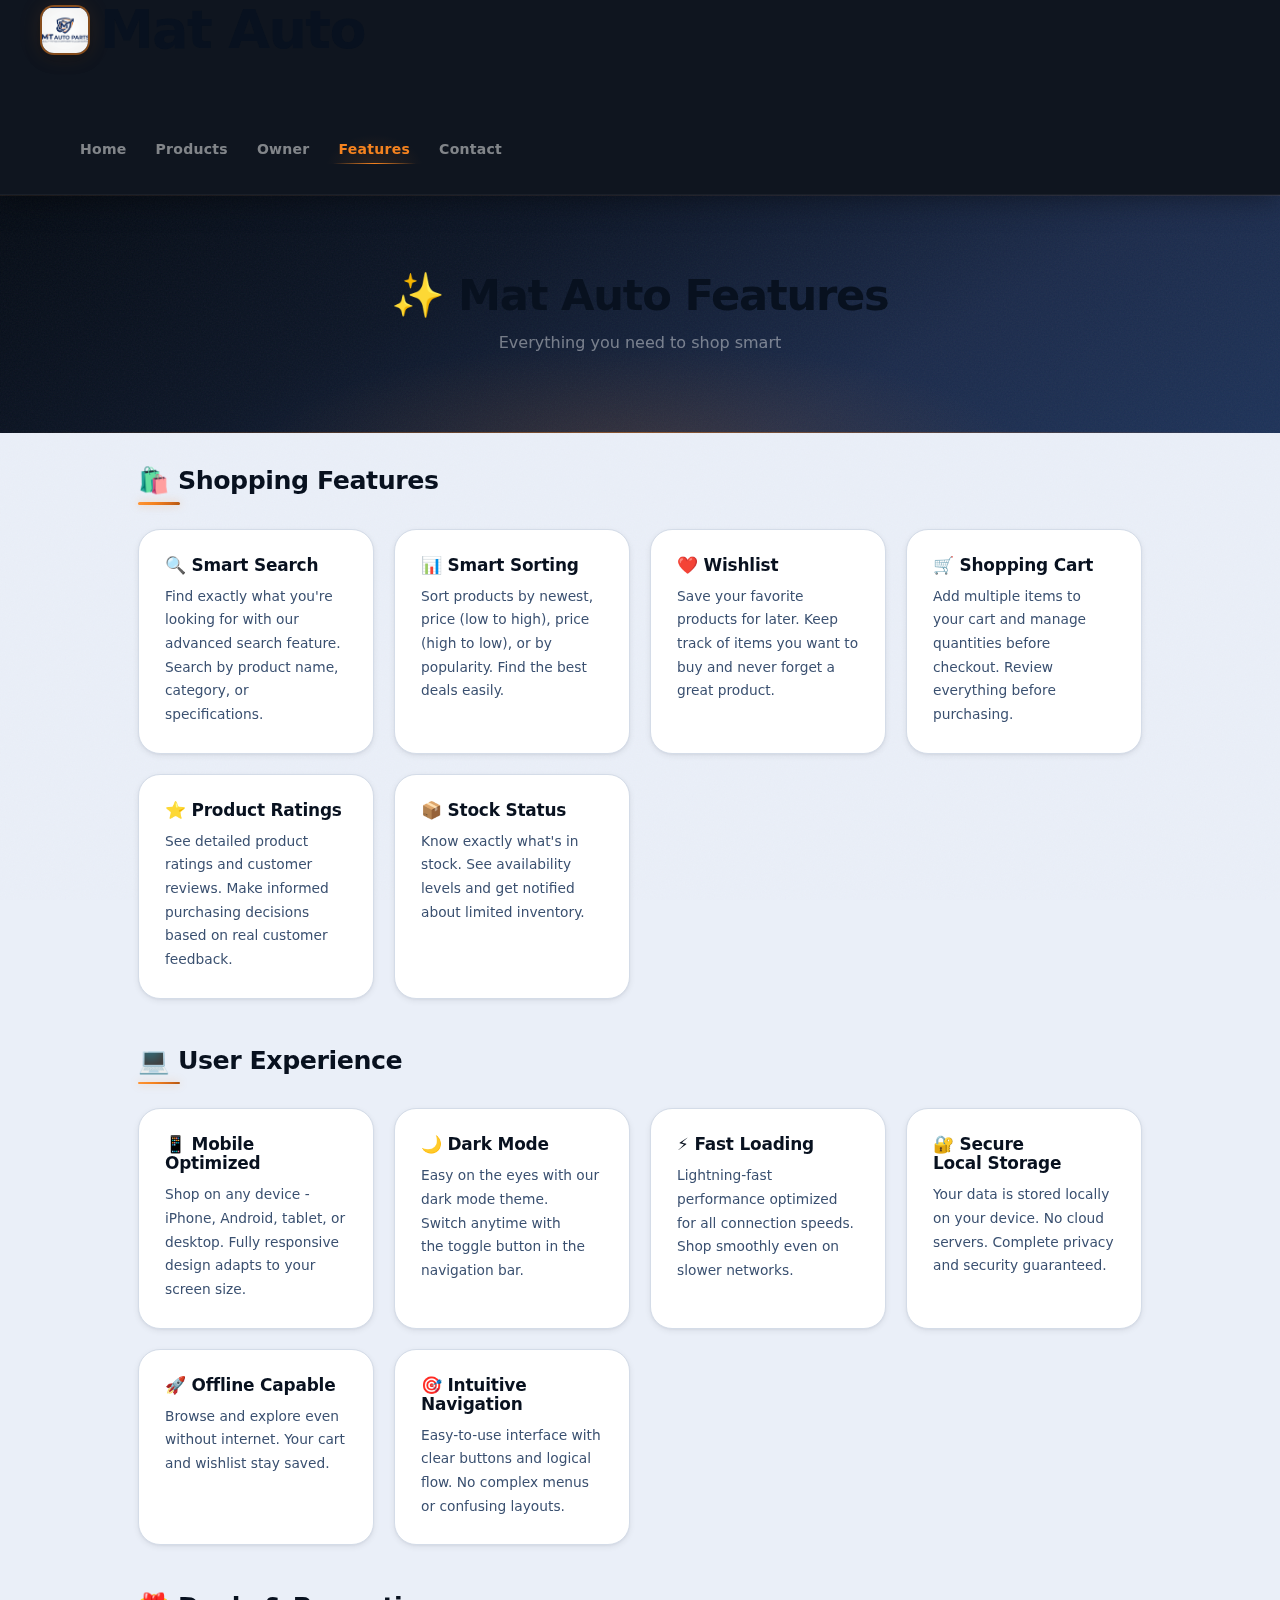
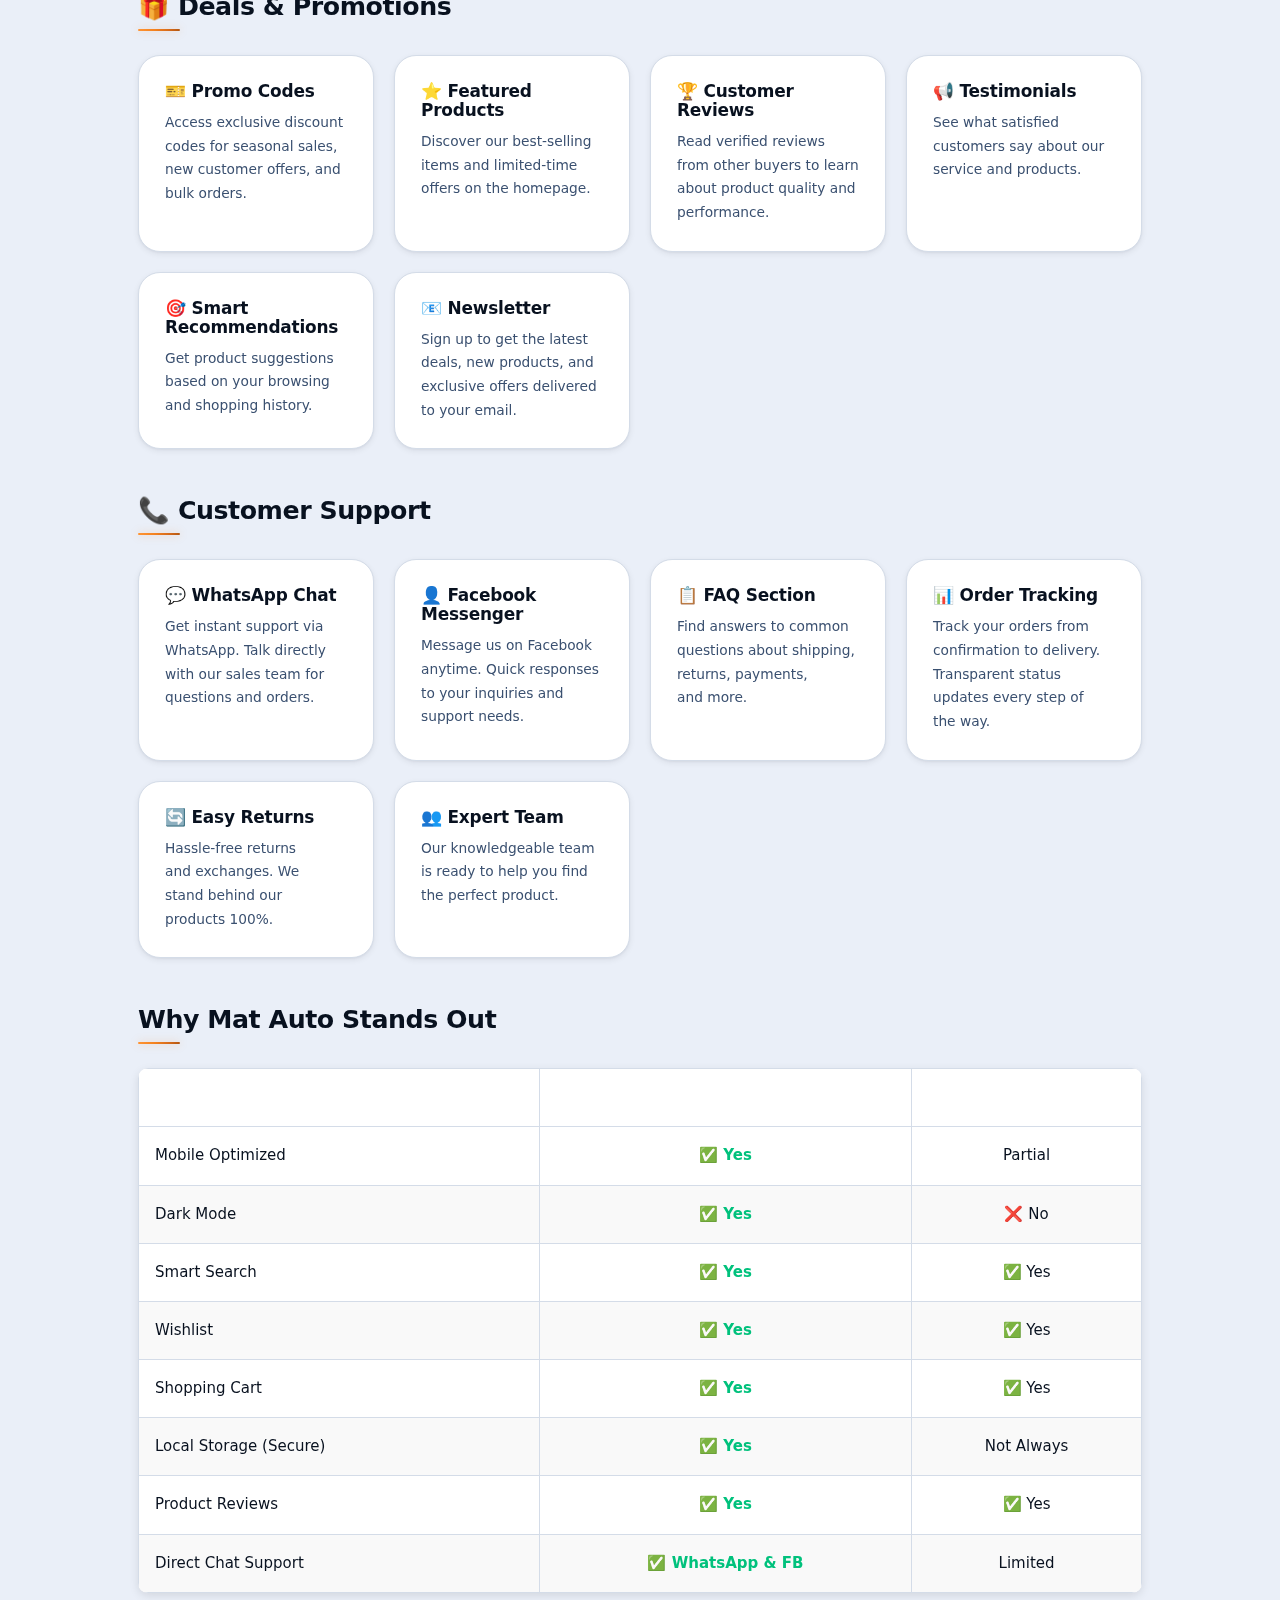
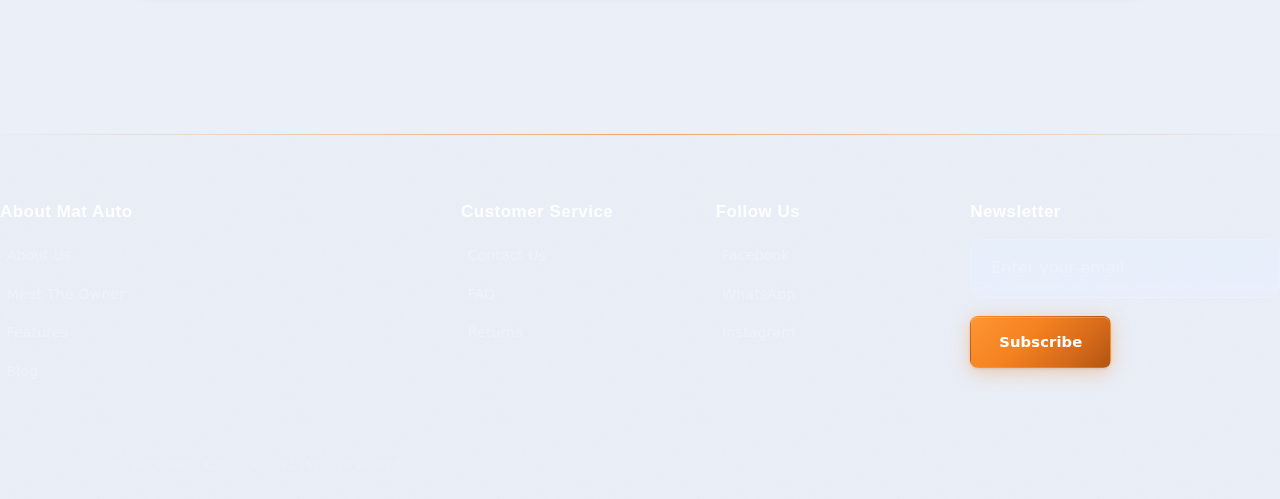
<file: features.html>
<!DOCTYPE html>
<html lang="en">
<head>
    <meta charset="UTF-8">
    <meta name="viewport" content="width=device-width, initial-scale=1.0, viewport-fit=cover">
    <title>Features & Settings - Mat Auto</title>
    <meta name="theme-color" content="#1a73e8">
    <meta name="mobile-web-app-capable" content="yes">
    <meta name="apple-mobile-web-app-capable" content="yes">
    <meta name="apple-mobile-web-app-status-bar-style" content="black-translucent">
    <meta name="apple-mobile-web-app-title" content="Mat Auto">
    <link rel="manifest" href="manifest.json">
    <link rel="stylesheet" href="styles.css">
    <link rel="icon" type="image/jpeg" href="image.jpg">
    <link rel="apple-touch-icon" href="image.jpg">
</head>
<body>
    <!-- Navigation -->
    <nav class="navbar">
        <div class="container">
            <div class="nav-brand">
                <img src="image.jpg" alt="Mat Auto Logo" class="brand-logo">
                <h1>Mat Auto</h1>
            </div>
            <button class="hamburger" id="hamburger">
                <span></span>
                <span></span>
                <span></span>
            </button>
            <ul class="nav-links" id="navLinks">
                <li><a href="index.html">Home</a></li>
                <li><a href="products.html">Products</a></li>
                <li><a href="owner.html">Owner</a></li>
                <li><a href="features.html" class="active">Features</a></li>
                <li><a href="contact.html">Contact</a></li>
            </ul>
        </div>
    </nav>

    <!-- Page Banner -->
    <div class="page-banner">
        <h1>✨ Mat Auto Features</h1>
        <p>Everything you need to shop smart</p>
    </div>

    <!-- Features Content -->
    <div class="page-content">
        <section>
            <h2 class="section-title">🛍️ Shopping Features</h2>
            <div class="features-grid">
                <div class="feature-card">
                    <h3>🔍 Smart Search</h3>
                    <p>Find exactly what you're looking for with our advanced search feature. Search by product name, category, or specifications.</p>
                </div>
                <div class="feature-card">
                    <h3>📊 Smart Sorting</h3>
                    <p>Sort products by newest, price (low to high), price (high to low), or by popularity. Find the best deals easily.</p>
                </div>
                <div class="feature-card">
                    <h3>❤️ Wishlist</h3>
                    <p>Save your favorite products for later. Keep track of items you want to buy and never forget a great product.</p>
                </div>
                <div class="feature-card">
                    <h3>🛒 Shopping Cart</h3>
                    <p>Add multiple items to your cart and manage quantities before checkout. Review everything before purchasing.</p>
                </div>
                <div class="feature-card">
                    <h3>⭐ Product Ratings</h3>
                    <p>See detailed product ratings and customer reviews. Make informed purchasing decisions based on real customer feedback.</p>
                </div>
                <div class="feature-card">
                    <h3>📦 Stock Status</h3>
                    <p>Know exactly what's in stock. See availability levels and get notified about limited inventory.</p>
                </div>
            </div>
        </section>

        <section style="margin-top: 3rem;">
            <h2 class="section-title">💻 User Experience</h2>
            <div class="features-grid">
                <div class="feature-card">
                    <h3>📱 Mobile Optimized</h3>
                    <p>Shop on any device - iPhone, Android, tablet, or desktop. Fully responsive design adapts to your screen size.</p>
                </div>
                <div class="feature-card">
                    <h3>🌙 Dark Mode</h3>
                    <p>Easy on the eyes with our dark mode theme. Switch anytime with the toggle button in the navigation bar.</p>
                </div>
                <div class="feature-card">
                    <h3>⚡ Fast Loading</h3>
                    <p>Lightning-fast performance optimized for all connection speeds. Shop smoothly even on slower networks.</p>
                </div>
                <div class="feature-card">
                    <h3>🔐 Secure Local Storage</h3>
                    <p>Your data is stored locally on your device. No cloud servers. Complete privacy and security guaranteed.</p>
                </div>
                <div class="feature-card">
                    <h3>🚀 Offline Capable</h3>
                    <p>Browse and explore even without internet. Your cart and wishlist stay saved.</p>
                </div>
                <div class="feature-card">
                    <h3>🎯 Intuitive Navigation</h3>
                    <p>Easy-to-use interface with clear buttons and logical flow. No complex menus or confusing layouts.</p>
                </div>
            </div>
        </section>

        <section style="margin-top: 3rem;">
            <h2 class="section-title">🎁 Deals & Promotions</h2>
            <div class="features-grid">
                <div class="feature-card">
                    <h3>🎫 Promo Codes</h3>
                    <p>Access exclusive discount codes for seasonal sales, new customer offers, and bulk orders.</p>
                </div>
                <div class="feature-card">
                    <h3>⭐ Featured Products</h3>
                    <p>Discover our best-selling items and limited-time offers on the homepage.</p>
                </div>
                <div class="feature-card">
                    <h3>🏆 Customer Reviews</h3>
                    <p>Read verified reviews from other buyers to learn about product quality and performance.</p>
                </div>
                <div class="feature-card">
                    <h3>📢 Testimonials</h3>
                    <p>See what satisfied customers say about our service and products.</p>
                </div>
                <div class="feature-card">
                    <h3>🎯 Smart Recommendations</h3>
                    <p>Get product suggestions based on your browsing and shopping history.</p>
                </div>
                <div class="feature-card">
                    <h3>📧 Newsletter</h3>
                    <p>Sign up to get the latest deals, new products, and exclusive offers delivered to your email.</p>
                </div>
            </div>
        </section>

        <section style="margin-top: 3rem;">
            <h2 class="section-title">📞 Customer Support</h2>
            <div class="features-grid">
                <div class="feature-card">
                    <h3>💬 WhatsApp Chat</h3>
                    <p>Get instant support via WhatsApp. Talk directly with our sales team for questions and orders.</p>
                </div>
                <div class="feature-card">
                    <h3>👤 Facebook Messenger</h3>
                    <p>Message us on Facebook anytime. Quick responses to your inquiries and support needs.</p>
                </div>
                <div class="feature-card">
                    <h3>📋 FAQ Section</h3>
                    <p>Find answers to common questions about shipping, returns, payments, and more.</p>
                </div>
                <div class="feature-card">
                    <h3>📊 Order Tracking</h3>
                    <p>Track your orders from confirmation to delivery. Transparent status updates every step of the way.</p>
                </div>
                <div class="feature-card">
                    <h3>🔄 Easy Returns</h3>
                    <p>Hassle-free returns and exchanges. We stand behind our products 100%.</p>
                </div>
                <div class="feature-card">
                    <h3>👥 Expert Team</h3>
                    <p>Our knowledgeable team is ready to help you find the perfect product.</p>
                </div>
            </div>
        </section>

        <!-- Comparison Table -->
        <section style="margin-top: 3rem;">
            <h2 class="section-title">Why Mat Auto Stands Out</h2>
            <table style="width: 100%; border-collapse: collapse; background: white; border-radius: 10px; overflow: hidden; box-shadow: 0 3px 10px rgba(0,0,0,0.1);">
                <tr style="background-color: var(--secondary-color); color: white;">
                    <td style="padding: 1rem; font-weight: bold; border: 1px solid var(--border); text-align: center;">Feature</td>
                    <td style="padding: 1rem; font-weight: bold; border: 1px solid var(--border); text-align: center;">Mat Auto</td>
                    <td style="padding: 1rem; font-weight: bold; border: 1px solid var(--border); text-align: center;">Others</td>
                </tr>
                <tr>
                    <td style="padding: 1rem; border: 1px solid var(--border);">Mobile Optimized</td>
                    <td style="padding: 1rem; border: 1px solid var(--border); text-align: center; color: var(--success); font-weight: bold;">✅ Yes</td>
                    <td style="padding: 1rem; border: 1px solid var(--border); text-align: center;">Partial</td>
                </tr>
                <tr style="background-color: #f9f9f9;">
                    <td style="padding: 1rem; border: 1px solid var(--border);">Dark Mode</td>
                    <td style="padding: 1rem; border: 1px solid var(--border); text-align: center; color: var(--success); font-weight: bold;">✅ Yes</td>
                    <td style="padding: 1rem; border: 1px solid var(--border); text-align: center;">❌ No</td>
                </tr>
                <tr>
                    <td style="padding: 1rem; border: 1px solid var(--border);">Smart Search</td>
                    <td style="padding: 1rem; border: 1px solid var(--border); text-align: center; color: var(--success); font-weight: bold;">✅ Yes</td>
                    <td style="padding: 1rem; border: 1px solid var(--border); text-align: center;">✅ Yes</td>
                </tr>
                <tr style="background-color: #f9f9f9;">
                    <td style="padding: 1rem; border: 1px solid var(--border);">Wishlist</td>
                    <td style="padding: 1rem; border: 1px solid var(--border); text-align: center; color: var(--success); font-weight: bold;">✅ Yes</td>
                    <td style="padding: 1rem; border: 1px solid var(--border); text-align: center;">✅ Yes</td>
                </tr>
                <tr>
                    <td style="padding: 1rem; border: 1px solid var(--border);">Shopping Cart</td>
                    <td style="padding: 1rem; border: 1px solid var(--border); text-align: center; color: var(--success); font-weight: bold;">✅ Yes</td>
                    <td style="padding: 1rem; border: 1px solid var(--border); text-align: center;">✅ Yes</td>
                </tr>
                <tr style="background-color: #f9f9f9;">
                    <td style="padding: 1rem; border: 1px solid var(--border);">Local Storage (Secure)</td>
                    <td style="padding: 1rem; border: 1px solid var(--border); text-align: center; color: var(--success); font-weight: bold;">✅ Yes</td>
                    <td style="padding: 1rem; border: 1px solid var(--border); text-align: center;">Not Always</td>
                </tr>
                <tr>
                    <td style="padding: 1rem; border: 1px solid var(--border);">Product Reviews</td>
                    <td style="padding: 1rem; border: 1px solid var(--border); text-align: center; color: var(--success); font-weight: bold;">✅ Yes</td>
                    <td style="padding: 1rem; border: 1px solid var(--border); text-align: center;">✅ Yes</td>
                </tr>
                <tr style="background-color: #f9f9f9;">
                    <td style="padding: 1rem; border: 1px solid var(--border);">Direct Chat Support</td>
                    <td style="padding: 1rem; border: 1px solid var(--border); text-align: center; color: var(--success); font-weight: bold;">✅ WhatsApp & FB</td>
                    <td style="padding: 1rem; border: 1px solid var(--border); text-align: center;">Limited</td>
                </tr>
            </table>
        </section>
    </div>

    <!-- Footer -->
    <footer class="footer">
        <div class="footer-content">
            <div class="footer-section">
                <h4>About Mat Auto</h4>
                <ul>
                    <li><a href="about.html">About Us</a></li>
                    <li><a href="owner.html">Meet The Owner</a></li>
                    <li><a href="features.html">Features</a></li>
                    <li><a href="#">Blog</a></li>
                </ul>
            </div>
            <div class="footer-section">
                <h4>Customer Service</h4>
                <ul>
                    <li><a href="contact.html">Contact Us</a></li>
                    <li><a href="#">FAQ</a></li>
                    <li><a href="#">Returns</a></li>
                </ul>
            </div>
            <div class="footer-section">
                <h4>Follow Us</h4>
                <ul>
                    <li><a href="#">Facebook</a></li>
                    <li><a href="#">WhatsApp</a></li>
                    <li><a href="#">Instagram</a></li>
                </ul>
            </div>
            <div class="footer-section">
                <h4>Newsletter</h4>
                <input type="email" placeholder="Enter your email" class="newsletter-input">
                <button class="btn btn-primary" style="margin-top: 0.5rem;">Subscribe</button>
            </div>
        </div>
        <div class="footer-bottom">
            <p>&copy; 2026 Mat Auto. All rights reserved.</p>
        </div>
    </footer>

    <div id="toastStack" class="toast-stack" aria-live="polite"></div>

    <script src="https://www.gstatic.com/firebasejs/12.12.1/firebase-app-compat.js"></script>
    <script src="https://www.gstatic.com/firebasejs/12.12.1/firebase-database-compat.js"></script>
    <script src="https://www.gstatic.com/firebasejs/12.12.1/firebase-storage-compat.js"></script>
<script src="app.js?v=2026-05-01-7"></script>
</body>
</html>
</file>
<file: matrix upgraded website/css/style.css>
/* ================== Base Styles ================== */
body {
    background-color: #121212;
    color: #f0f0f0;
    font-family: 'Roboto', sans-serif;
    margin: 0;
    padding: 0;
    overflow-x: hidden;
    transition: background 0.4s, color 0.4s;
}

/* Futuristic animated gradient background */
body::before {
    content: "";
    position: fixed;
    top:0;
    left:0;
    width: 100%;
    height: 100%;
    background: radial-gradient(circle at 20% 30%, #00ff0020, transparent 50%),
                radial-gradient(circle at 80% 70%, #ff00ff20, transparent 50%);
    background-size: cover;
    z-index: -1;
    animation: bgMove 40s linear infinite;
}

@keyframes bgMove {
    0% { background-position: 0 0, 100% 100%; }
    50% { background-position: 50% 50%, 50% 50%; }
    100% { background-position: 0 0, 100% 100%; }
}

/* ================== Header ================== */
header {
    display: flex;
    justify-content: space-between;
    align-items: center;
    padding: 20px 40px;
    background-color: #1a1a1a;
    border-bottom: 2px solid #00ff00;
    position: relative;
    z-index: 10;
    box-shadow: 0 0 20px #00ff0033;
    transition: all 0.3s;
}

header h1 {
    color: #00ff00;
    font-family: 'Orbitron', sans-serif;
    letter-spacing: 2px;
    font-size: 1.8rem;
    text-shadow: 0 0 10px #00ff00;
}

header nav a {
    color: #f0f0f0;
    margin-left: 20px;
    text-decoration: none;
    position: relative;
    transition: 0.3s;
}

header nav a::after {
    content: '';
    position: absolute;
    left:0;
    bottom: -2px;
    width: 0;
    height: 2px;
    background: #00ff00;
    transition: width 0.3s;
}

header nav a:hover::after {
    width: 100%;
}

/* ================== Forms ================== */
.form-container {
    max-width: 500px;
    margin: 80px auto;
    background-color: #1e1e1e;
    padding: 45px;
    border-radius: 20px;
    box-shadow: 0 0 30px rgba(0,255,0,0.25);
    transition: transform 0.3s, box-shadow 0.3s;
}

.form-container:hover {
    transform: translateY(-3px);
    box-shadow: 0 0 40px rgba(0,255,0,0.4);
}

.form-container h2 {
    text-align: center;
    color: #00ff00;
    margin-bottom: 30px;
    font-family: 'Orbitron', sans-serif;
    text-shadow: 0 0 10px #00ff00;
}

.form-container input,
.form-container button {
    width: 100%;
    padding: 14px;
    margin: 12px 0;
    border-radius: 12px;
    border: none;
    font-size: 1rem;
}

.form-container input {
    background-color: #111;
    color: #f0f0f0;
    transition: 0.3s;
}

.form-container input::placeholder {
    color: #888;
}

.form-container input:focus {
    outline: none;
    box-shadow: 0 0 15px #00ff00;
}

.form-container button {
    background: linear-gradient(90deg,#00ff00,#ff00ff);
    color: #000;
    font-weight: bold;
    cursor: pointer;
    transition: 0.4s;
}

.form-container button:hover {
    box-shadow: 0 0 20px #00ff00, 0 0 40px #ff00ff;
    transform: scale(1.05);
}

/* ================== Sidebar ================== */
.sidebar {
    position: fixed;
    top:0;
    left:0;
    width: 260px;
    height: 100vh;
    background-color: #1a1a1a;
    padding: 35px 20px;
    display: flex;
    flex-direction: column;
    border-right: 2px solid #00ff00;
    transition: all 0.3s ease;
    box-shadow: 0 0 40px #00ff0033;
}

.sidebar h1 {
    color: #00ff00;
    margin-bottom: 35px;
    font-family: 'Orbitron', sans-serif;
    letter-spacing: 2px;
    font-size: 1.9rem;
}

.sidebar a {
    display:block;
    color:#f0f0f0;
    margin:15px 0;
    text-decoration:none;
    position: relative;
    transition: 0.3s;
    padding: 12px 15px;
    border-radius: 12px;
}

.sidebar a::after {
    content: '';
    position: absolute;
    left:0;
    bottom:0;
    width:0;
    height:2px;
    background:#00ff00;
    transition: width 0.3s;
}

.sidebar a:hover::after {
    width:100%;
}

.sidebar a.active {
    background: #111;
    box-shadow: 0 0 15px #00ff00;
}

/* ================== Main Content ================== */
.main {
    margin-left: 280px;
    padding:35px;
    transition: margin-left 0.3s ease;
}

.card {
    background-color: #1e1e1e;
    padding: 28px;
    border-radius: 18px;
    margin-bottom: 25px;
    box-shadow: 0 0 25px rgba(0,255,0,0.25);
    transition: transform 0.3s, box-shadow 0.3s;
}

.card:hover {
    transform: scale(1.03);
    box-shadow: 0 0 40px rgba(0,255,0,0.5);
}

/* ================== Chat Box ================== */
.chat-box {
    height: 400px;
    overflow-y: auto;
    background:#111;
    padding:18px;
    border-radius:12px;
    margin-bottom:12px;
    box-shadow: inset 0 0 15px rgba(0,255,0,0.2);
    display: flex;
    flex-direction: column;
    gap: 12px;
}

.chat-box div {
    margin-bottom: 12px;
}

.chat-input {
    display:flex;
    gap: 6px;
}

.chat-input input {
    flex:1;
    padding:14px;
    border-radius:12px 0 0 12px;
    border:none;
    background:#222;
    color:#f0f0f0;
    transition: 0.3s;
}

.chat-input input:focus {
    outline:none;
    box-shadow: 0 0 12px #00ff00;
}

.chat-input button {
    padding:14px 24px;
    border:none;
    background: linear-gradient(90deg,#00ff00,#ff00ff);
    color:#000;
    border-radius:0 12px 12px 0;
    cursor:pointer;
    font-weight:bold;
    transition: 0.3s;
}

.chat-input button:hover {
    box-shadow: 0 0 25px #00ff00, 0 0 45px #ff00ff;
    transform: scale(1.06);
}

/* ================== Scrollbar ================== */
.chat-box::-webkit-scrollbar {
    width: 10px;
}
.chat-box::-webkit-scrollbar-track {
    background: #111;
}
.chat-box::-webkit-scrollbar-thumb {
    background: linear-gradient(180deg,#00ff00,#ff00ff);
    border-radius: 8px;
}
.chat-box::-webkit-scrollbar-thumb:hover {
    background: #0f0;
}

/* ================== Buttons ================== */
.payment-btn {
    padding:14px 28px;
    margin:10px 5px;
    background: linear-gradient(90deg,#00ff00,#ff00ff);
    color:#000;
    border:none;
    border-radius:12px;
    cursor:pointer;
    font-weight:bold;
    transition:0.3s;
}

.payment-btn:hover {
    box-shadow: 0 0 25px #ff00ff, 0 0 50px #00ff00;
    transform: scale(1.06);
}

/* ================== Responsive ================== */
@media screen and (max-width: 1024px) {
    .sidebar { width: 220px; padding: 25px; }
    .main { margin-left: 240px; padding:25px; }
}

@media screen and (max-width: 768px) {
    header { flex-direction: column; align-items: flex-start; }
    header nav { margin-top:10px; }
    .sidebar { width: 200px; }
    .main { margin-left: 210px; padding:20px; }
    .form-container { margin:50px 20px; padding:35px; }
    .chat-box { height: 300px; }
}

@media screen and (max-width: 480px) {
    .sidebar { position: relative; width: 100%; height: auto; border-right: none; display:flex; flex-direction:row; overflow-x:auto; }
    .main { margin-left:0; padding:15px; }
    .chat-input { flex-direction: column; }
    .chat-input input, .chat-input button { width: 100%; border-radius:10px; }
}
</file>
<file: styles.css>
/* ============================================================
   MAT AUTO — STYLES v7.0  ULTIMATE EDITION
   Brand: Navy #1B2A4A · Orange #F4821F
   Fonts: Syne (display) + Cabinet Grotesk (body) + JetBrains Mono
   
   🔥 ULTIMATE EDITION UPGRADES OVER v6:
   • @property animated gradients (CSS Houdini)
   • Scroll-driven animations (animation-timeline: scroll)
   • @starting-style entry transitions (Chrome 117+)
   • CSS color-mix() for computed tints/shades
   • Prismatic holographic card sheen on hover
   • Ambient glow depth system (layered colored shadows)
   • Magnetic CTA pulse + liquid gradient animations
   • Mesh gradient hero with animated light rays
   • Skeleton loading shimmer with CSS mask
   • 3D card tilt via CSS perspective (no JS)
   • CSS subgrid for perfectly aligned card content
   • Progress, Timeline, Chip, Divider, Kbd components
   • Enhanced glassmorphism with noise+blur layering
   • Chromatic split text effect utility class
   • Grain overlay via SVG feTurbulence
   • View Transitions API with morph animations
   • Comet trail cursor on interactive elements
   • Better a11y: forced-colors / prefers-contrast
   • Color-scheme-aware everything
   ============================================================ */

@import url('https://fonts.googleapis.com/css2?family=Syne:wght@400;500;600;700;800&family=Cabinet+Grotesk:wght@300;400;500;600;700;800;900&family=JetBrains+Mono:wght@400;500;600;700&display=swap');

/* ── CSS Layers (zero-specificity cascade control) ── */
@layer reset, tokens, base, layout, components, effects, utilities, responsive, dark, print;

/* ============================================================
   HOUDINI — @property (animatable custom props)
   ============================================================ */
@property --gradient-angle    { syntax: "<angle>";   inherits: false; initial-value: 135deg; }
@property --gradient-stop-1   { syntax: "<color>";   inherits: false; initial-value: #f4821f; }
@property --gradient-stop-2   { syntax: "<color>";   inherits: false; initial-value: #e06010; }
@property --holo-angle         { syntax: "<angle>";   inherits: false; initial-value: 0deg;   }
@property --glow-radius        { syntax: "<length>";  inherits: false; initial-value: 20px;   }
@property --shimmer-x          { syntax: "<percentage>"; inherits: false; initial-value: -100%; }

/* ============================================================
   DESIGN TOKENS
   ============================================================ */
@layer tokens {
:root {
    /* ── Brand Core ── */
    --primary           : #F4821F;
    --primary-hsl       : 27 90% 54%;
    --primary-dark      : #d4691a;
    --primary-deeper    : #b05510;
    --primary-vivid     : #ff9535;
    --primary-dim       : #e07520;
    --primary-light     : color-mix(in oklch, #F4821F 18%, white);
    --primary-pale      : color-mix(in oklch, #F4821F 8%, white);
    --primary-glow      : oklch(from #F4821F l c h / 0.35);
    --primary-glow-soft : oklch(from #F4821F l c h / 0.14);
    --primary-glow-deep : oklch(from #F4821F l c h / 0.55);

    /* ── Navy Spectrum ── */
    --navy              : #1B2A4A;
    --navy-hsl          : 220 47% 20%;
    --navy-deepest      : #040a14;
    --navy-dark         : #0b1526;
    --navy-mid          : #1d3258;
    --navy-light        : #2c4878;
    --navy-pale         : color-mix(in oklch, #1B2A4A 12%, white);
    --navy-mist         : oklch(from #1B2A4A l c h / 0.06);
    --navy-glow         : oklch(from #1B2A4A l c h / 0.4);

    /* ── Semantic ── */
    --success           : #00c17c;
    --success-dark      : #00995f;
    --success-light     : color-mix(in oklch, #00c17c 14%, white);
    --warning           : #f5a623;
    --warning-light     : color-mix(in oklch, #f5a623 12%, white);
    --danger            : #f03e3e;
    --danger-light      : color-mix(in oklch, #f03e3e 12%, white);
    --info              : #3d9be9;
    --info-light        : color-mix(in oklch, #3d9be9 12%, white);
    --accent            : #f5a623;
    --accent-purple     : #7c5cbf;
    --accent-teal       : #0dc1b0;

    /* ── Text ── */
    --text-dark         : #08111f;
    --text-mid          : #3a5070;
    --text-soft         : #647f9a;
    --text-muted        : #90a8c0;
    --text-xmuted       : #b8ccd8;
    --text-light        : #f0f6fc;
    --text-on-primary   : #ffffff;

    /* ── Surfaces ── */
    --bg                : #eaeff8;
    --bg-alt            : #e0e7f4;
    --bg-deep           : #d5dded;
    --surface           : #ffffff;
    --surface-2         : #f6f9fd;
    --surface-3         : #f0f4fa;
    --surface-hover     : #f2f6fc;
    --surface-glass     : rgba(255, 255, 255, 0.68);
    --surface-glass-2   : rgba(255, 255, 255, 0.42);
    --border            : #d4dce8;
    --border-dark       : #bbc8da;
    --border-focus      : var(--primary);
    --border-subtle     : rgba(0, 0, 0, 0.06);

    /* ── Ambient Glow Shadow System ── */
    --shadow-xs         : 0 1px 2px rgba(6, 14, 28, 0.04),
                          0 1px 4px rgba(6, 14, 28, 0.03);
    --shadow-sm         : 0 2px 6px rgba(6, 14, 28, 0.07),
                          0 1px 2px rgba(6, 14, 28, 0.04);
    --shadow-md         : 0 6px 20px rgba(6, 14, 28, 0.10),
                          0 2px 6px rgba(6, 14, 28, 0.05),
                          0 0 0 1px rgba(255,255,255,0.5) inset;
    --shadow-lg         : 0 16px 44px rgba(6, 14, 28, 0.14),
                          0 4px 12px rgba(6, 14, 28, 0.07),
                          0 0 0 1px rgba(255,255,255,0.6) inset;
    --shadow-xl         : 0 28px 72px rgba(6, 14, 28, 0.18),
                          0 8px 24px rgba(6, 14, 28, 0.09);
    --shadow-2xl        : 0 48px 100px rgba(6, 14, 28, 0.24),
                          0 14px 36px rgba(6, 14, 28, 0.12);
    --shadow-glow       : 0 0 0 3px var(--primary-glow),
                          0 6px 32px rgba(244, 130, 31, 0.28),
                          0 2px 8px rgba(244, 130, 31, 0.14);
    --shadow-glow-soft  : 0 0 0 2px var(--primary-glow-soft),
                          0 4px 20px rgba(244, 130, 31, 0.16);
    --shadow-glow-lg    : 0 0 0 4px var(--primary-glow),
                          0 10px 48px rgba(244, 130, 31, 0.38),
                          0 4px 16px rgba(244, 130, 31, 0.18);
    --shadow-navy       : 0 10px 36px rgba(4, 10, 20, 0.50),
                          0 3px 10px rgba(4, 10, 20, 0.24);
    --shadow-inset      : inset 0 1px 3px rgba(6, 14, 28, 0.07),
                          inset 0 1px 0 rgba(255,255,255,0.7);
    --shadow-inset-dark : inset 0 2px 4px rgba(0, 0, 0, 0.14);
    --shadow-float      : 0 8px 24px rgba(244, 130, 31, 0.22),
                          0 2px 8px rgba(244, 130, 31, 0.12),
                          0 0 0 1px rgba(244, 130, 31, 0.08);

    /* ── Border Radius ── */
    --r-xs              : 4px;
    --r-sm              : 8px;
    --r-md              : 12px;
    --r-lg              : 16px;
    --r-xl              : 22px;
    --r-2xl             : 30px;
    --r-3xl             : 40px;
    --r-4xl             : 56px;
    --r-full            : 9999px;

    /* ── Fluid Spacing ── */
    --sp-1              : clamp(4px, 0.9vw, 6px);
    --sp-2              : clamp(8px, 1.4vw, 10px);
    --sp-3              : clamp(10px, 1.8vw, 14px);
    --sp-4              : clamp(14px, 2.4vw, 18px);
    --sp-5              : clamp(18px, 2.8vw, 24px);
    --sp-6              : clamp(24px, 3.8vw, 32px);
    --sp-7              : clamp(32px, 4.8vw, 44px);
    --sp-8              : clamp(44px, 6.5vw, 64px);
    --sp-9              : clamp(64px, 9vw, 96px);

    /* ── Fluid Typography ── */
    --fs-2xs            : clamp(10px, 1.1vw, 11px);
    --fs-xs             : clamp(11px, 1.3vw, 12px);
    --fs-sm             : clamp(12px, 1.5vw, 13px);
    --fs-base           : clamp(13px, 1.7vw, 15px);
    --fs-md             : clamp(14px, 1.9vw, 16px);
    --fs-lg             : clamp(16px, 2.4vw, 20px);
    --fs-xl             : clamp(20px, 3.2vw, 28px);
    --fs-2xl            : clamp(26px, 4.8vw, 38px);
    --fs-3xl            : clamp(32px, 6vw, 54px);
    --fs-hero           : clamp(36px, 7.5vw, 72px);
    --fs-display        : clamp(48px, 10vw, 96px);

    /* ── Motion Curves ── */
    --ease              : cubic-bezier(0.4, 0, 0.2, 1);
    --ease-out          : cubic-bezier(0, 0, 0.2, 1);
    --ease-in           : cubic-bezier(0.4, 0, 1, 1);
    --ease-spring       : cubic-bezier(0.34, 1.56, 0.64, 1);
    --ease-bounce       : cubic-bezier(0.68, -0.55, 0.265, 1.55);
    --ease-snap         : cubic-bezier(0.19, 1, 0.22, 1);
    --ease-expo         : cubic-bezier(0.16, 1, 0.3, 1);
    --ease-circ         : cubic-bezier(0.0, 0.55, 0.45, 1);
    --dur-instant       : 80ms;
    --dur-fast          : 140ms;
    --dur-base          : 240ms;
    --dur-slow          : 400ms;
    --dur-lazy          : 680ms;
    --dur-xl            : 1000ms;
    --transition        : all var(--dur-base) var(--ease);
    --transition-fast   : all var(--dur-fast) var(--ease);
    --transition-slow   : all var(--dur-slow) var(--ease);
    --transition-spring : all 320ms var(--ease-spring);
    --transition-expo   : all var(--dur-slow) var(--ease-expo);

    /* ── Premium Gradients ── */
    --grad-primary      : linear-gradient(var(--gradient-angle), #ff9535 0%, #f4821f 40%, #d4691a 75%, #b05510 100%);
    --grad-primary-h    : linear-gradient(135deg, #ffac55 0%, #f4821f 45%, #d4691a 100%);
    --grad-primary-radial: radial-gradient(ellipse at 30% 40%, #ff9535 0%, #f4821f 50%, #c05010 100%);
    --grad-navy         : linear-gradient(150deg, #040a14 0%, #0b1526 35%, #1B2A4A 70%, #1d3258 100%);
    --grad-hero         : radial-gradient(ellipse 80% 70% at 72% 28%, #1a2d58 0%, #0d1729 48%, #060c18 100%);
    --grad-surface      : linear-gradient(180deg, #ffffff 0%, #f6f9fd 100%);
    --grad-card-hover   : linear-gradient(145deg, rgba(244,130,31,0.05) 0%, rgba(244,130,31,0.01) 100%);
    --grad-shimmer      : linear-gradient(105deg,
                            transparent 20%,
                            rgba(255,255,255,0.0) 35%,
                            rgba(255,255,255,0.12) 48%,
                            rgba(255,255,255,0.20) 50%,
                            rgba(255,255,255,0.12) 52%,
                            rgba(255,255,255,0.0) 65%,
                            transparent 80%);
    --grad-glass        : linear-gradient(135deg, rgba(255,255,255,0.22) 0%, rgba(255,255,255,0.06) 100%);
    --grad-glass-dark   : linear-gradient(135deg, rgba(255,255,255,0.08) 0%, rgba(255,255,255,0.02) 100%);
    --grad-holo         : linear-gradient(var(--holo-angle),
                            oklch(0.72 0.28 30),
                            oklch(0.72 0.28 90),
                            oklch(0.72 0.28 150),
                            oklch(0.72 0.28 210),
                            oklch(0.72 0.28 270),
                            oklch(0.72 0.28 330),
                            oklch(0.72 0.28 30));
    --grad-mesh         : conic-gradient(from 180deg at 50% 50%,
                            rgba(244,130,31,0.08) 0deg,
                            rgba(13,23,41,0.14) 90deg,
                            rgba(244,130,31,0.04) 180deg,
                            rgba(13,23,41,0.10) 270deg,
                            rgba(244,130,31,0.08) 360deg);
    --grad-noise        : url("data:image/svg+xml,%3Csvg xmlns='http://www.w3.org/2000/svg' width='240' height='240'%3E%3Cfilter id='n'%3E%3CfeTurbulence type='fractalNoise' baseFrequency='0.75' numOctaves='4' stitchTiles='stitch'/%3E%3C/filter%3E%3Crect width='240' height='240' filter='url(%23n)' opacity='0.028'/%3E%3C/svg%3E");
    --grad-noise-heavy  : url("data:image/svg+xml,%3Csvg xmlns='http://www.w3.org/2000/svg' width='200' height='200'%3E%3Cfilter id='n'%3E%3CfeTurbulence type='fractalNoise' baseFrequency='0.65' numOctaves='4' stitchTiles='stitch'/%3E%3C/filter%3E%3Crect width='200' height='200' filter='url(%23n)' opacity='0.055'/%3E%3C/svg%3E");
    --grad-ray          : conic-gradient(from -45deg at 80% -10%,
                            transparent 0deg,
                            rgba(244,130,31,0.06) 40deg,
                            transparent 80deg);

    /* ── Depth System ── */
    --depth-0           : 0;
    --depth-1           : 10;
    --depth-2           : 20;
    --depth-3           : 50;
    --depth-4           : 100;
    --depth-modal       : 300;
    --depth-toast       : 400;
    --depth-loader      : 500;
}
} /* end @layer tokens */

/* ============================================================
   RESET
   ============================================================ */
@layer reset {
*, *::before, *::after {
    margin: 0; padding: 0; box-sizing: border-box;
}
html {
    scroll-behavior: smooth;
    -webkit-text-size-adjust: 100%;
    text-size-adjust: 100%;
    tab-size: 4;
    hanging-punctuation: first last;
    interpolate-size: allow-keywords;
}
img, video, canvas, svg, audio { display: block; max-inline-size: 100%; }
input, button, textarea, select { font: inherit; }
p, h1, h2, h3, h4, h5, h6 { overflow-wrap: break-word; text-wrap: balance; }
p { text-wrap: pretty; }
button { cursor: pointer; border: none; background: none; }
ul, ol { list-style: none; }
a { color: inherit; text-decoration: none; }
svg { pointer-events: none; }
} /* end @layer reset */

/* ============================================================
   BASE
   ============================================================ */
@layer base {
html {
    font-size: 16px;
    scroll-padding-top: 80px;
}

body {
    font-family: 'Cabinet Grotesk', 'Plus Jakarta Sans', 'Segoe UI', system-ui, -apple-system, sans-serif;
    font-size: var(--fs-base);
    line-height: 1.68;
    color: var(--text-dark);
    background: var(--bg);
    -webkit-font-smoothing: antialiased;
    -moz-osx-font-smoothing: grayscale;
    overflow-x: hidden;
    min-height: 100dvh;
    background-image: var(--grad-noise);
    background-attachment: fixed;
    transition: background var(--dur-slow) var(--ease), color var(--dur-slow) var(--ease);
}

/* Typography */
h1, h2, h3, h4, h5, h6 {
    font-family: 'Syne', system-ui, sans-serif;
    font-weight: 800;
    line-height: 1.12;
    letter-spacing: -0.015em;
    color: var(--text-dark);
}
h1 { font-size: var(--fs-3xl); font-weight: 800; letter-spacing: -0.03em; }
h2 { font-size: var(--fs-2xl); font-weight: 800; letter-spacing: -0.025em; }
h3 { font-size: var(--fs-xl);  font-weight: 700; letter-spacing: -0.018em; }
h4 { font-size: var(--fs-lg);  font-weight: 700; letter-spacing: -0.01em; }
h5 { font-size: var(--fs-md);  font-weight: 700; }
h6 { font-size: var(--fs-base); font-weight: 700; }

p { max-width: 70ch; }

code, kbd, samp, pre {
    font-family: 'JetBrains Mono', 'Fira Code', monospace;
}

/* Images */
.product-media img,
.modal-image img,
.preview-thumb,
.admin-product-img,
.cart-item img,
.wishlist-item img {
    width: 100%; height: 100%;
    object-fit: cover; object-position: center;
}

/* Smooth entry for everything */
@starting-style {
    .modal-content { opacity: 0; transform: translateY(24px) scale(0.96); }
    .toast { opacity: 0; transform: translateX(20px); }
}
} /* end @layer base */

/* ============================================================
   LAYOUT
   ============================================================ */
@layer layout {
.container {
    max-width: min(1260px, 100%);
    margin-inline: auto;
    padding-inline: clamp(16px, 5vw, 36px);
}
.container-narrow { max-width: min(780px, 100%); margin-inline: auto; padding-inline: clamp(16px, 5vw, 28px); }
.container-wide   { max-width: min(1480px, 100%); margin-inline: auto; padding-inline: clamp(16px, 5vw, 44px); }

.sr-only {
    position: absolute; width: 1px; height: 1px;
    overflow: hidden; clip: rect(0,0,0,0); white-space: nowrap;
    clip-path: inset(50%);
}
.btn-block { width: 100%; }
} /* end @layer layout */

/* ============================================================
   COMPONENTS
   ============================================================ */
@layer components {

/* ── PAGE LOADER ── */
#pageLoader {
    position: fixed; inset: 0; z-index: var(--depth-loader);
    background: var(--navy-dark);
    display: flex; align-items: center; justify-content: center;
    transition: opacity var(--dur-slow) var(--ease);
    /* subtle noise */
    background-image: var(--grad-noise-heavy);
}
#pageLoader.fade-out { opacity: 0; pointer-events: none; }
.loader-inner { text-align: center; color: #fff; }
.loader-logo  { margin: 0 auto 1.5rem; }
.loader-ring  {
    width: 60px; height: 60px;
    margin: 0 auto 1.4rem;
    position: relative;
}
.loader-ring::before {
    content: ""; position: absolute; inset: 0;
    border-radius: 50%;
    border: 2px solid rgba(255,255,255,0.06);
}
.loader-ring::after {
    content: ""; position: absolute; inset: 0;
    border-radius: 50%;
    border: 2px solid transparent;
    border-top-color: var(--primary);
    border-right-color: rgba(244,130,31,0.5);
    border-bottom-color: rgba(244,130,31,0.15);
    animation: spin 0.75s linear infinite;
    box-shadow: 0 0 32px var(--primary-glow), 0 0 64px var(--primary-glow-soft);
    will-change: transform;
}
.loader-spinner {
    width: 56px; height: 56px;
    border: 2.5px solid rgba(255,255,255,0.08);
    border-top-color: var(--primary);
    border-right-color: rgba(244,130,31,0.45);
    border-radius: 50%;
    animation: spin 0.75s linear infinite;
    margin: 0 auto 1.4rem;
    box-shadow: 0 0 28px var(--primary-glow);
    will-change: transform;
}
.loader-inner p {
    font-size: var(--fs-xs); color: rgba(255,255,255,0.35);
    font-family: 'JetBrains Mono', monospace;
    letter-spacing: 0.18em; text-transform: uppercase;
    animation: breathe 2s ease-in-out infinite;
}

/* ── KEYFRAMES ── */
@keyframes spin       { to { transform: rotate(360deg); } }
@keyframes breathe    { 0%, 100% { opacity: 0.3; } 50% { opacity: 0.9; } }
@keyframes fadeUp     { from { opacity: 0; transform: translateY(18px); } to { opacity: 1; transform: translateY(0); } }
@keyframes fadeDown   { from { opacity: 0; transform: translateY(-10px); } to { opacity: 1; transform: translateY(0); } }
@keyframes slideUp    { from { opacity: 0; transform: translateY(28px) scale(0.97); } to { opacity: 1; transform: translateY(0) scale(1); } }
@keyframes modalIn    { from { opacity: 0; } to { opacity: 1; } }
@keyframes shimmer    { from { --shimmer-x: -100%; } to { --shimmer-x: 200%; } }
@keyframes shimmerAlt { from { background-position: -200% center; } to { background-position: 300% center; } }
@keyframes scaleIn    { from { opacity: 0; transform: scale(0.92); } to { opacity: 1; transform: scale(1); } }
@keyframes ripple     { from { opacity: 0.5; transform: scale(0); } to { opacity: 0; transform: scale(3); } }
@keyframes glowPulse  { 0%, 100% { box-shadow: var(--shadow-glow-soft); } 50% { box-shadow: var(--shadow-glow-lg); } }
@keyframes orbFloat   { 0%, 100% { transform: translate(0, 0) scale(1); } 33% { transform: translate(2%, 3%) scale(1.04); } 66% { transform: translate(-2%, 1%) scale(0.97); } }
@keyframes orbFloat2  { 0%, 100% { transform: translate(0, 0) scale(1) rotate(0deg); } 50% { transform: translate(3%, -2%) scale(1.06) rotate(8deg); } }
@keyframes rotateGrad { from { --gradient-angle: 120deg; } to { --gradient-angle: 480deg; } }
@keyframes holoShift  { from { --holo-angle: 0deg; } to { --holo-angle: 360deg; } }
@keyframes popIn      { from { opacity: 0; transform: scale(0.7) translateY(8px); } 70% { transform: scale(1.06) translateY(-2px); } to { opacity: 1; transform: scale(1) translateY(0); } }
@keyframes slideRight { from { opacity: 0; transform: translateX(-16px); } to { opacity: 1; transform: translateX(0); } }
@keyframes badgeBounce { 0%,100% { transform: scale(1); } 20% { transform: scale(1.25); } 40% { transform: scale(0.95); } 60% { transform: scale(1.10); } }
@keyframes lightRay   { 0%   { opacity: 0; transform: rotate(-40deg) translateY(-30%); }
                         50%  { opacity: 1; }
                         100% { opacity: 0; transform: rotate(-40deg) translateY(130%); } }
@keyframes skeletonPulse { 0%, 100% { opacity: 0.45; } 50% { opacity: 0.8; } }

/* ── NAVBAR ── */
.navbar {
    background: rgba(6, 12, 22, 0.96);
    backdrop-filter: blur(28px) saturate(220%) brightness(0.95);
    -webkit-backdrop-filter: blur(28px) saturate(220%) brightness(0.95);
    color: var(--text-light);
    position: sticky; top: 0; z-index: var(--depth-modal);
    border-bottom: 1px solid rgba(255,255,255,0.042);
    box-shadow:
        0 1px 0 rgba(255,255,255,0.035),
        0 4px 28px rgba(0,0,0,0.38),
        0 1px 0 rgba(244,130,31,0.07);
    transition: background var(--dur-base) var(--ease),
                box-shadow var(--dur-base) var(--ease);
    padding-inline: max(0px, env(safe-area-inset-left)) max(0px, env(safe-area-inset-right));
}
/* Navbar accent strip */
.navbar::before {
    content: "";
    position: absolute; bottom: 0; left: 0; right: 0; height: 1px;
    background: linear-gradient(90deg, transparent 0%, rgba(244,130,31,0.4) 30%, rgba(244,130,31,0.6) 50%, rgba(244,130,31,0.4) 70%, transparent 100%);
    opacity: 0; transition: opacity var(--dur-base) var(--ease);
}
.navbar.scrolled {
    background: rgba(4, 9, 18, 0.99);
    box-shadow: 0 2px 40px rgba(0,0,0,0.6), 0 1px 0 rgba(244,130,31,0.1);
}
.navbar.scrolled::before { opacity: 1; }

.nav-shell {
    display: flex; align-items: center; justify-content: space-between;
    gap: clamp(0.5rem, 2vw, 1.4rem);
    min-height: clamp(58px, 8vw, 70px);
    padding-inline: clamp(14px, 4vw, 30px);
}

.nav-brand {
    display: flex; align-items: center;
    gap: clamp(8px, 1.5vw, 12px);
    text-decoration: none; color: inherit;
    flex-shrink: 0;
}
.brand-logo {
    width: clamp(36px, 6vw, 46px);
    height: clamp(36px, 6vw, 46px);
    border-radius: var(--r-md); object-fit: cover;
    box-shadow:
        0 0 0 2px rgba(244,130,31,0.5),
        0 4px 16px rgba(0,0,0,0.4),
        0 0 24px rgba(244,130,31,0.15);
    transition:
        box-shadow var(--dur-base) var(--ease-spring),
        transform var(--dur-base) var(--ease-spring);
}
.nav-brand:hover .brand-logo {
    box-shadow:
        0 0 0 2.5px var(--primary),
        0 6px 24px rgba(244,130,31,0.45),
        0 0 40px rgba(244,130,31,0.25);
    transform: rotate(-4deg) scale(1.06);
}
.brand-copy strong {
    display: block;
    font-size: clamp(0.9rem, 2.5vw, 1.08rem);
    line-height: 1.1; color: #fff;
    font-family: 'Syne', sans-serif;
    font-weight: 800; letter-spacing: 0.04em;
}
.brand-copy small {
    font-size: clamp(0.6rem, 1.4vw, 0.67rem);
    color: rgba(255,255,255,0.28);
    letter-spacing: 0.1em; text-transform: uppercase;
    font-family: 'JetBrains Mono', monospace;
}

/* Hamburger */
.hamburger {
    display: none; flex-direction: column; gap: 5px;
    background: rgba(255,255,255,0.06);
    border: 1px solid rgba(255,255,255,0.10);
    cursor: pointer;
    padding: 10px;
    border-radius: var(--r-sm);
    transition: var(--transition);
    min-width: 44px; min-height: 44px;
    align-items: center; justify-content: center;
    touch-action: manipulation;
    -webkit-tap-highlight-color: transparent;
    position: relative; overflow: hidden;
}
.hamburger::before {
    content: ""; position: absolute; inset: 0;
    background: var(--grad-primary-radial); opacity: 0;
    transition: opacity var(--dur-base) var(--ease);
}
.hamburger:hover { border-color: rgba(244,130,31,0.35); }
.hamburger:hover::before { opacity: 0.12; }
.hamburger span {
    width: 20px; height: 2px;
    background: #fff; border-radius: 2px;
    display: block; transition: var(--transition);
    transform-origin: center; position: relative; z-index: 1;
}
.hamburger.active span:nth-child(1) { transform: rotate(45deg) translate(5px, 5px); }
.hamburger.active span:nth-child(2) { opacity: 0; transform: scaleX(0); }
.hamburger.active span:nth-child(3) { transform: rotate(-45deg) translate(5px, -5px); }

/* Nav links */
.nav-links {
    display: flex; list-style: none;
    gap: 1px; align-items: center; flex-wrap: wrap;
}
.nav-links a {
    color: rgba(255,255,255,0.48);
    font-size: clamp(0.78rem, 1.4vw, 0.875rem);
    font-weight: 600; letter-spacing: 0.02em;
    padding: 7px clamp(8px, 1.5vw, 14px);
    border-radius: var(--r-sm);
    transition: var(--transition); white-space: nowrap;
    position: relative; overflow: hidden;
}
.nav-links a::before {
    content: ""; position: absolute; bottom: 0; left: 50%; right: 50%;
    height: 1.5px;
    background: linear-gradient(90deg, transparent, var(--primary), transparent);
    transition: left var(--dur-base) var(--ease-expo), right var(--dur-base) var(--ease-expo);
    border-radius: 2px;
}
.nav-links a::after {
    content: ""; position: absolute; inset: 0;
    background: radial-gradient(ellipse at 50% 120%, rgba(244,130,31,0.12) 0%, transparent 70%);
    opacity: 0; transition: opacity var(--dur-base) var(--ease);
}
.nav-links a:hover { color: rgba(255,255,255,0.92); }
.nav-links a:hover::before, .nav-links a.active::before { left: 8px; right: 8px; }
.nav-links a:hover::after, .nav-links a.active::after { opacity: 1; }
.nav-links a.active { color: var(--primary); }

/* Nav icon buttons */
.nav-icon-btn {
    background: rgba(255,255,255,0.06);
    border: 1px solid rgba(255,255,255,0.09);
    color: rgba(255,255,255,0.65); cursor: pointer;
    border-radius: var(--r-sm);
    font-size: var(--fs-sm); font-weight: 700;
    padding: clamp(6px, 1.5vw, 9px) clamp(10px, 2vw, 16px);
    min-height: 40px; min-width: 40px;
    display: inline-flex; align-items: center; gap: 6px;
    transition: var(--transition);
    -webkit-tap-highlight-color: transparent;
    touch-action: manipulation;
    position: relative; overflow: hidden;
}
.nav-icon-btn::before {
    content: ""; position: absolute; inset: 0;
    background: var(--grad-shimmer);
    background-size: 300%;
    background-position: var(--shimmer-x) center;
    opacity: 0; transition: opacity var(--dur-base) var(--ease);
}
.nav-icon-btn:hover {
    background: rgba(255,255,255,0.11);
    color: #fff;
    border-color: rgba(255,255,255,0.18);
    box-shadow: 0 2px 12px rgba(0,0,0,0.2);
}
.nav-icon-btn:hover::before { opacity: 1; animation: shimmerAlt 0.9s linear; }

.nav-icon-btn-primary {
    background: var(--grad-primary);
    border-color: transparent; color: #fff;
    box-shadow:
        0 2px 12px rgba(244,130,31,0.38),
        0 1px 2px rgba(0,0,0,0.18),
        inset 0 1px 0 rgba(255,255,255,0.18);
    animation: glowPulse 3s ease-in-out infinite;
}
.nav-icon-btn-primary:hover {
    background: var(--grad-primary-h);
    box-shadow: 0 4px 24px rgba(244,130,31,0.58), 0 2px 6px rgba(0,0,0,0.14);
    transform: translateY(-1.5px);
    animation: none;
}

#cartCount, #wishlistCount, #compareCount {
    background: var(--grad-primary);
    color: #fff; border-radius: var(--r-full);
    padding: 1px 6px;
    font-size: var(--fs-2xs); font-weight: 900;
    min-width: 18px; text-align: center;
    box-shadow: 0 2px 8px rgba(244,130,31,0.5), 0 0 0 1.5px rgba(244,130,31,0.2);
    line-height: 1.45;
    font-family: 'JetBrains Mono', monospace;
    animation: badgeBounce 0.5s var(--ease-spring);
}

/* ── HERO ── */
.hero {
    background: var(--grad-hero);
    color: var(--text-light);
    padding-block: clamp(56px, 12vw, 100px) clamp(64px, 14vw, 92px);
    position: relative; overflow: hidden;
    isolation: isolate;
}
/* Multi-layer atmospheric background */
.hero::before {
    content: "";
    position: absolute; inset: 0; z-index: 0;
    background:
        radial-gradient(ellipse 55% 45% at 88% 12%, rgba(244,130,31,0.15) 0%, transparent 60%),
        radial-gradient(ellipse 40% 60% at 4% 98%, rgba(31,52,96,0.65) 0%, transparent 55%),
        radial-gradient(ellipse 35% 45% at 52% 52%, rgba(13,23,41,0.25) 0%, transparent 65%),
        var(--grad-ray);
    pointer-events: none;
}
/* Subtle animated mesh */
.hero::after {
    content: ""; position: absolute; inset: 0; z-index: 0;
    background: var(--grad-mesh);
    opacity: 0.6; pointer-events: none;
    animation: orbFloat2 16s ease-in-out infinite;
}
/* Bottom edge glow line */
.hero > .hero-bottom-line {
    position: absolute; bottom: -1px; left: 0; right: 0; height: 1px;
    background: linear-gradient(90deg, transparent 0%, rgba(244,130,31,0.55) 30%, rgba(244,130,31,0.8) 50%, rgba(244,130,31,0.55) 70%, transparent 100%);
    z-index: 2;
}

/* Light ray effects */
.hero-ray {
    position: absolute; pointer-events: none; z-index: 0;
    width: 2px; background: linear-gradient(to bottom, transparent, rgba(244,130,31,0.12), transparent);
    transform-origin: top center; top: -20%;
}
.hero-ray-1 { height: 140%; left: 20%; transform: rotate(-35deg); animation: lightRay 8s ease-in-out infinite; }
.hero-ray-2 { height: 120%; left: 65%; transform: rotate(-20deg); animation: lightRay 10s ease-in-out 3s infinite; }
.hero-ray-3 { height: 160%; left: 80%; transform: rotate(-50deg); animation: lightRay 12s ease-in-out 1.5s infinite; width: 1px; opacity: 0.5; }

/* Animated orbs */
.hero-orb {
    position: absolute; border-radius: 50%;
    pointer-events: none; z-index: 0;
}
.hero-orb-1 {
    width: clamp(240px, 45vw, 560px); height: clamp(240px, 45vw, 560px);
    background: radial-gradient(circle, rgba(244,130,31,0.10) 0%, transparent 70%);
    filter: blur(60px); top: -25%; right: 2%;
    animation: orbFloat 9s ease-in-out infinite;
    will-change: transform;
}
.hero-orb-2 {
    width: clamp(180px, 35vw, 420px); height: clamp(180px, 35vw, 420px);
    background: radial-gradient(circle, rgba(31,52,96,0.55) 0%, transparent 70%);
    filter: blur(70px); bottom: -15%; left: -8%;
    animation: orbFloat 11s ease-in-out 2s infinite reverse;
    will-change: transform;
}
.hero-orb-3 {
    width: clamp(100px, 20vw, 220px); height: clamp(100px, 20vw, 220px);
    background: radial-gradient(circle, rgba(244,130,31,0.07) 0%, transparent 70%);
    filter: blur(40px); top: 40%; left: 42%;
    animation: orbFloat 7s ease-in-out 4s infinite;
}

.hero-grid {
    display: grid;
    grid-template-columns: 1fr clamp(290px, 34vw, 420px);
    gap: clamp(2rem, 5vw, 4.5rem);
    align-items: center;
    position: relative; z-index: 1;
}

.eyebrow {
    font-size: clamp(0.6rem, 1.3vw, 0.72rem);
    font-weight: 800; letter-spacing: 0.16em; text-transform: uppercase;
    color: var(--primary); margin-bottom: var(--sp-2);
    display: inline-flex; align-items: center; gap: 0.6rem;
    font-family: 'JetBrains Mono', monospace;
}
.eyebrow::before {
    content: ""; width: clamp(16px, 2.8vw, 22px); height: 1.5px;
    background: var(--grad-primary); border-radius: 2px;
    flex-shrink: 0;
    box-shadow: 0 0 8px rgba(244,130,31,0.5);
}
.eyebrow::after {
    content: ""; width: 4px; height: 4px;
    background: var(--primary); border-radius: 50%;
    flex-shrink: 0;
    box-shadow: 0 0 8px rgba(244,130,31,0.7);
    animation: breathe 2s ease-in-out infinite;
}

.hero-copy h1 {
    font-size: var(--fs-hero);
    font-weight: 800; line-height: 1.04;
    margin-bottom: clamp(14px, 2.5vw, 20px);
    color: #fff;
    font-family: 'Syne', sans-serif;
    letter-spacing: -0.035em;
    text-shadow: 0 2px 30px rgba(0,0,0,0.28), 0 0 80px rgba(244,130,31,0.08);
}
.hero-text {
    color: rgba(255,255,255,0.52);
    font-size: clamp(0.88rem, 1.8vw, 1.02rem);
    margin-bottom: clamp(22px, 4vw, 32px);
    max-width: 50ch; line-height: 1.76;
    font-weight: 400;
}

.hero-search {
    display: flex; gap: 0.5rem;
    max-width: 520px; margin-bottom: clamp(20px, 4vw, 30px);
    flex-wrap: wrap;
}
.hero-search .search-input {
    flex: 1; min-width: clamp(180px, 40vw, 240px);
    padding: clamp(13px, 2.5vw, 15px) clamp(16px, 3vw, 20px);
    border: 1.5px solid rgba(255,255,255,0.11);
    border-radius: var(--r-md);
    font-size: clamp(0.85rem, 1.5vw, 0.95rem);
    min-height: 52px;
    background: rgba(255,255,255,0.07);
    color: #fff; outline: none;
    transition: var(--transition);
    font-family: 'Cabinet Grotesk', sans-serif;
    backdrop-filter: blur(16px) saturate(180%);
    -webkit-tap-highlight-color: transparent;
    box-shadow: inset 0 1px 0 rgba(255,255,255,0.06), 0 1px 0 rgba(0,0,0,0.1);
}
.hero-search .search-input::placeholder { color: rgba(255,255,255,0.25); }
.hero-search .search-input:focus {
    background: rgba(255,255,255,0.11);
    border-color: var(--primary);
    box-shadow: var(--shadow-glow), inset 0 1px 0 rgba(255,255,255,0.08);
}

.hero-actions {
    display: flex; gap: clamp(8px, 2vw, 12px);
    flex-wrap: wrap; margin-bottom: clamp(30px, 5vw, 44px);
}

.hero-stats { display: flex; gap: clamp(22px, 5vw, 40px); flex-wrap: wrap; }
.stat-card  { display: flex; flex-direction: column; gap: 1px; }
.stat-card strong {
    font-size: clamp(1.5rem, 4.8vw, 2.5rem);
    font-weight: 800; color: var(--primary); line-height: 1;
    font-family: 'Syne', sans-serif; letter-spacing: -0.025em;
    text-shadow: 0 0 32px rgba(244,130,31,0.35);
}
.stat-card span {
    font-size: clamp(0.62rem, 1.3vw, 0.70rem);
    color: rgba(255,255,255,0.28);
    font-weight: 700; letter-spacing: 0.10em; text-transform: uppercase;
    font-family: 'JetBrains Mono', monospace;
}

/* Hero panel */
.hero-panel { display: flex; flex-direction: column; gap: var(--sp-3); }
.hero-panel-card {
    background: rgba(255,255,255,0.038);
    border: 1px solid rgba(255,255,255,0.07);
    border-radius: var(--r-xl); padding: clamp(14px, 3vw, 22px);
    backdrop-filter: blur(20px) saturate(160%);
    transition: var(--transition);
    box-shadow: 0 4px 24px rgba(0,0,0,0.18), inset 0 1px 0 rgba(255,255,255,0.07);
    position: relative; overflow: hidden;
}
.hero-panel-card::before {
    content: ""; position: absolute; inset: 0;
    background: var(--grad-glass-dark);
    pointer-events: none;
}
.hero-panel-card:hover {
    background: rgba(255,255,255,0.065);
    border-color: rgba(255,255,255,0.13);
    transform: translateY(-2px) scale(1.005);
    box-shadow: 0 8px 32px rgba(0,0,0,0.25), inset 0 1px 0 rgba(255,255,255,0.10);
}
.hero-panel-card-accent {
    border-color: rgba(244,130,31,0.18);
    background: rgba(244,130,31,0.05);
    box-shadow: 0 4px 24px rgba(244,130,31,0.12), inset 0 1px 0 rgba(244,130,31,0.1);
}
.hero-panel-card-accent::before {
    background: radial-gradient(ellipse at 0% 0%, rgba(244,130,31,0.10) 0%, transparent 65%);
}
.panel-kicker {
    font-size: clamp(0.58rem, 1.1vw, 0.66rem);
    font-weight: 800; text-transform: uppercase; letter-spacing: 0.14em;
    color: var(--primary); margin-bottom: var(--sp-2);
    font-family: 'JetBrains Mono', monospace; position: relative; z-index: 1;
}
.hero-panel-card h2 {
    font-size: clamp(0.86rem, 1.9vw, 0.98rem); color: rgba(255,255,255,0.88);
    margin-bottom: var(--sp-2); font-family: 'Syne', sans-serif; font-weight: 700;
    position: relative; z-index: 1;
}
.hero-checklist { display: flex; flex-direction: column; gap: var(--sp-2); position: relative; z-index: 1; }
.hero-checklist li {
    font-size: clamp(0.74rem, 1.3vw, 0.82rem);
    color: rgba(255,255,255,0.42); padding-inline-start: 1.5em; position: relative;
}
.hero-checklist li::before {
    content: "✓"; position: absolute; left: 0;
    color: var(--primary); font-weight: 900; font-size: 0.8em;
    filter: drop-shadow(0 0 4px rgba(244,130,31,0.5));
}

.promo-mini-list { display: flex; flex-direction: column; gap: var(--sp-2); position: relative; z-index: 1; }
.promo-mini {
    display: flex; align-items: center; gap: var(--sp-2);
    flex-wrap: wrap; font-size: clamp(0.70rem, 1.3vw, 0.78rem);
}
.promo-mini strong {
    background: var(--grad-primary); color: #fff;
    padding: 2px 10px; border-radius: var(--r-sm);
    font-size: var(--fs-xs); font-weight: 800;
    box-shadow: 0 2px 10px rgba(244,130,31,0.4), inset 0 1px 0 rgba(255,255,255,0.15);
    font-family: 'Syne', sans-serif; letter-spacing: 0.04em;
}
.promo-mini span { color: rgba(255,255,255,0.32); }

/* ── ANNOUNCEMENT STRIP ── */
.announcement-strip {
    background: linear-gradient(135deg, #fffaf3 0%, #fff4e2 60%, #fffaf3 100%);
    border-bottom: 1px solid rgba(244,130,31,0.14);
    padding-block: clamp(11px, 2vw, 17px);
    position: relative; overflow: hidden;
}
.announcement-strip::before {
    content: ""; position: absolute; inset: 0;
    background: var(--grad-noise); pointer-events: none; opacity: 0.25;
}
.announcement-strip::after {
    content: ""; position: absolute; top: 0; left: 0; right: 0; height: 2px;
    background: linear-gradient(90deg, transparent 0%, var(--primary) 30%, transparent 60%, var(--primary) 80%, transparent 100%);
    opacity: 0.3;
}
.announcement-grid {
    display: grid; grid-template-columns: repeat(3, 1fr);
    gap: clamp(8px, 2vw, 16px); text-align: center;
}
.announcement-grid div { font-size: clamp(0.77rem, 1.5vw, 0.86rem); color: var(--text-mid); }
.announcement-grid strong {
    display: block; font-size: clamp(0.80rem, 1.7vw, 0.92rem); font-weight: 800;
    color: var(--navy); font-family: 'Syne', sans-serif; letter-spacing: 0.01em;
    margin-bottom: 1px;
}
.announcement-grid .announce-icon { display: inline-block; margin-bottom: 3px; font-size: 1.05em; }

/* ── SECTIONS ── */
.section {
    padding-block: clamp(52px, 10vw, 84px);
    position: relative;
}
.section-alt     { background: var(--bg); }
.section-surface {
    background: var(--surface);
    background-image: var(--grad-noise);
}
.section-heading { text-align: center; margin-bottom: clamp(28px, 5vw, 48px); }
.section-heading p.eyebrow { justify-content: center; margin-bottom: var(--sp-2); color: var(--primary); }
.section-heading h2 {
    font-size: clamp(1.55rem, 4.5vw, 2.5rem);
    font-weight: 800; color: var(--text-dark); margin-bottom: clamp(8px, 2vw, 14px);
    letter-spacing: -0.025em;
}
.section-heading p:not(.eyebrow) {
    color: var(--text-soft); max-width: 52ch; margin-inline: auto; line-height: 1.76;
    font-size: clamp(0.9rem, 1.8vw, 1rem);
}
.section-heading.with-action { display: flex; align-items: center; justify-content: space-between; text-align: left; flex-wrap: wrap; gap: 1rem; }
.section-heading.with-action > div { text-align: left; }

.text-link {
    color: var(--primary); font-weight: 700;
    font-size: clamp(0.82rem, 1.5vw, 0.88rem);
    text-decoration: none; white-space: nowrap;
    display: inline-flex; align-items: center; gap: 0.3rem;
    transition: var(--transition); letter-spacing: 0.01em;
    position: relative;
}
.text-link::after {
    content: ""; position: absolute; bottom: -1px; left: 0; width: 0;
    height: 1px; background: var(--primary);
    transition: width var(--dur-base) var(--ease-expo);
}
.text-link:hover { gap: 0.6rem; color: var(--primary-dark); }
.text-link:hover::after { width: 100%; }

/* ── DIVIDER ── */
.divider {
    display: flex; align-items: center; gap: 1rem;
    color: var(--text-muted); font-size: var(--fs-xs);
    font-weight: 700; text-transform: uppercase; letter-spacing: 0.1em;
    margin-block: var(--sp-4);
    font-family: 'JetBrains Mono', monospace;
}
.divider::before, .divider::after {
    content: ""; flex: 1; height: 1px;
    background: linear-gradient(to right, transparent, var(--border-dark));
}
.divider::after {
    background: linear-gradient(to left, transparent, var(--border-dark));
}

/* ── CATEGORY GRID ── */
.category-grid {
    display: grid;
    grid-template-columns: repeat(auto-fit, minmax(clamp(160px, 35vw, 215px), 1fr));
    gap: clamp(10px, 2.5vw, 18px);
}
.category-card {
    background: var(--surface);
    border: 1px solid var(--border);
    border-radius: var(--r-xl);
    padding: clamp(14px, 3vw, 22px);
    cursor: pointer; text-align: left;
    transition: var(--transition-spring);
    text-decoration: none; color: var(--text-dark);
    display: block; position: relative; overflow: hidden;
    container-type: inline-size;
    box-shadow: var(--shadow-sm);
    will-change: transform;
}
/* Prismatic sheen on hover */
.category-card::before {
    content: ""; position: absolute; inset: 0;
    background: var(--grad-shimmer);
    background-size: 300%; background-position: -100% center;
    opacity: 0; transition: opacity var(--dur-slow) var(--ease),
                             background-position var(--dur-slow) var(--ease);
    pointer-events: none;
}
.category-card::after {
    content: ""; position: absolute; top: 0; left: 0; right: 0; height: 2.5px;
    background: var(--grad-primary); transform: scaleX(0);
    transform-origin: left; transition: transform var(--dur-slow) var(--ease-expo);
    border-radius: var(--r-xl) var(--r-xl) 0 0;
    box-shadow: 0 2px 12px rgba(244,130,31,0.4);
}
.category-card:hover {
    border-color: rgba(244,130,31,0.35);
    background: var(--primary-pale);
    transform: translateY(-6px) scale(1.008);
    box-shadow: var(--shadow-lg), 0 0 0 1px rgba(244,130,31,0.08);
}
.category-card:hover::before { opacity: 1; background-position: 200% center; }
.category-card:hover::after  { transform: scaleX(1); }

.category-badge {
    display: inline-block; background: var(--navy); color: #fff;
    padding: 3px clamp(8px, 2vw, 12px); border-radius: var(--r-sm);
    font-size: clamp(0.56rem, 1.3vw, 0.66rem); font-weight: 800;
    text-transform: uppercase; letter-spacing: 0.09em;
    margin-bottom: clamp(8px, 2vw, 12px);
    font-family: 'Syne', sans-serif;
    box-shadow: 0 2px 8px rgba(27,42,74,0.25);
}
.category-card h3 {
    font-size: clamp(0.88rem, 2vw, 1rem); font-weight: 700;
    margin-bottom: var(--sp-1); letter-spacing: -0.01em;
}
.category-card p { font-size: clamp(0.74rem, 1.4vw, 0.82rem); color: var(--text-soft); }

/* ── BUTTONS ── */
.btn {
    display: inline-flex; align-items: center; justify-content: center; gap: 0.48rem;
    padding: clamp(10px, 2vw, 13px) clamp(18px, 3.5vw, 28px);
    border: 1.5px solid transparent;
    border-radius: var(--r-sm); cursor: pointer;
    font-weight: 700; font-size: clamp(0.82rem, 1.6vw, 0.92rem);
    font-family: 'Cabinet Grotesk', inherit;
    text-decoration: none; transition: var(--transition);
    white-space: nowrap; min-height: 44px;
    position: relative; overflow: hidden;
    letter-spacing: 0.01em;
    -webkit-tap-highlight-color: transparent;
    touch-action: manipulation;
    user-select: none;
}
/* Liquid fill effect */
.btn::before {
    content: ""; position: absolute; inset: 0;
    background: rgba(255,255,255,0);
    transition: background var(--dur-fast) var(--ease);
}
.btn:hover::before { background: rgba(255,255,255,0.07); }
/* Shimmer pass */
.btn::after {
    content: ""; position: absolute; inset: -1px;
    background: var(--grad-shimmer); background-size: 300%;
    background-position: -100% center;
    opacity: 0;
    transition: opacity var(--dur-base) var(--ease),
                background-position var(--dur-slow) var(--ease-expo);
}
.btn:hover::after { opacity: 0.7; background-position: 200% center; }
.btn:active { transform: scale(0.97) !important; transition: transform 60ms; }
.btn:disabled { opacity: 0.42; pointer-events: none; filter: grayscale(0.3); }
.btn:focus-visible {
    outline: 2px solid var(--primary);
    outline-offset: 3px;
    box-shadow: 0 0 0 4px rgba(244,130,31,0.2);
}

/* Ripple */
.btn .ripple {
    position: absolute; border-radius: 50%;
    width: 80px; height: 80px; margin: -40px;
    background: rgba(255,255,255,0.32);
    animation: ripple 0.65s var(--ease-out);
    pointer-events: none; z-index: 10;
}

.btn-primary {
    background: var(--grad-primary); color: #fff; border-color: transparent;
    box-shadow:
        0 4px 18px rgba(244,130,31,0.35),
        0 1px 3px rgba(0,0,0,0.12),
        inset 0 1px 0 rgba(255,255,255,0.22);
    animation: glowPulse 4s ease-in-out infinite;
}
.btn-primary:hover {
    box-shadow:
        0 6px 28px rgba(244,130,31,0.55),
        0 2px 8px rgba(0,0,0,0.10),
        inset 0 1px 0 rgba(255,255,255,0.22);
    transform: translateY(-2px);
    animation: none;
}

.btn-secondary {
    background: var(--grad-navy); color: #fff; border-color: transparent;
    box-shadow: var(--shadow-sm), inset 0 1px 0 rgba(255,255,255,0.08);
}
.btn-secondary:hover { box-shadow: var(--shadow-navy); transform: translateY(-2px); }

.btn-secondary-dark { background: var(--navy-dark); color: #fff; border-color: var(--navy-dark); }
.btn-secondary-dark:hover { background: var(--navy); box-shadow: var(--shadow-md); }

.btn-outline {
    background: transparent; color: var(--primary); border-color: var(--primary);
    box-shadow: 0 0 0 0 rgba(244,130,31,0);
}
.btn-outline:hover {
    background: var(--grad-primary); color: #fff; border-color: transparent;
    box-shadow: 0 4px 18px rgba(244,130,31,0.4);
}

.btn-ghost {
    background: transparent; color: var(--text-mid); border-color: var(--border-dark);
}
.btn-ghost:hover { background: var(--bg-alt); color: var(--text-dark); border-color: var(--border-dark); box-shadow: var(--shadow-xs); }

.btn-glass {
    background: rgba(255,255,255,0.09); color: #fff;
    border-color: rgba(255,255,255,0.16);
    backdrop-filter: blur(16px) saturate(160%);
    box-shadow: inset 0 1px 0 rgba(255,255,255,0.08), 0 4px 16px rgba(0,0,0,0.16);
}
.btn-glass:hover { background: rgba(255,255,255,0.16); border-color: rgba(255,255,255,0.28); }

.btn-danger  { background: var(--danger);  color: #fff; border-color: var(--danger);  }
.btn-danger:hover  { background: #d42f2f; box-shadow: 0 4px 16px rgba(240,62,62,0.45);  }
.btn-success { background: var(--success); color: #fff; border-color: var(--success); }
.btn-success:hover { background: var(--success-dark); box-shadow: 0 4px 16px rgba(0,193,124,0.45); }

.btn-sm    { padding: clamp(5px, 1.5vw, 7px) clamp(11px, 2.5vw, 15px); font-size: var(--fs-sm); min-height: 36px; border-radius: var(--r-sm); border-width: 1.5px; }
.btn-large { padding: clamp(13px, 2.5vw, 16px) clamp(26px, 5vw, 36px); font-size: clamp(0.9rem, 2vw, 1.04rem); min-height: 56px; border-radius: var(--r-md); }

.btn-whatsapp { background: #25D366; color: #fff; border-color: #25D366; box-shadow: 0 4px 16px rgba(37,211,102,0.28); }
.btn-whatsapp:hover { background: #1cb555; box-shadow: 0 4px 18px rgba(37,211,102,0.45); }
.btn-facebook { background: #1877F2; color: #fff; border-color: #1877F2; box-shadow: 0 4px 16px rgba(24,119,242,0.28); }
.btn-facebook:hover { background: #1461cc; box-shadow: 0 4px 18px rgba(24,119,242,0.45); }

.btn-compare {
    background: transparent; border-color: var(--border-dark);
    color: var(--text-soft); padding: clamp(5px, 1.5vw, 7px) clamp(10px, 2vw, 14px);
    font-size: var(--fs-sm); border-width: 1.5px;
}
.btn-compare.active { background: var(--navy); color: #fff; border-color: var(--navy); box-shadow: var(--shadow-sm); }
.btn-compare:hover:not(.active) { border-color: var(--primary); color: var(--primary); background: var(--primary-pale); }

/* ── CHIP ── */
.chip {
    display: inline-flex; align-items: center; gap: 0.35rem;
    padding: 4px clamp(8px, 2vw, 12px);
    border-radius: var(--r-full); font-size: var(--fs-xs); font-weight: 700;
    letter-spacing: 0.04em; text-transform: uppercase;
    font-family: 'Syne', sans-serif;
    transition: var(--transition); cursor: default;
}
.chip-primary { background: var(--primary-light); color: var(--primary-dark); border: 1px solid rgba(244,130,31,0.2); }
.chip-navy    { background: var(--navy-pale); color: var(--navy); border: 1px solid rgba(27,42,74,0.15); }
.chip-success { background: var(--success-light); color: var(--success-dark); border: 1px solid rgba(0,193,124,0.2); }
.chip-danger  { background: var(--danger-light); color: #991b1b; border: 1px solid rgba(240,62,62,0.2); }

/* ── KBD ── */
kbd {
    display: inline-flex; align-items: center; justify-content: center;
    padding: 2px 7px; border-radius: 5px;
    font-family: 'JetBrains Mono', monospace; font-size: var(--fs-xs);
    font-weight: 600; color: var(--text-mid);
    background: var(--surface); border: 1px solid var(--border-dark);
    box-shadow: 0 2px 0 var(--border-dark), var(--shadow-xs);
    min-width: 22px; text-align: center;
}

/* ── CATALOG TOOLBAR ── */
.catalog-toolbar {
    display: flex; align-items: center; justify-content: space-between;
    gap: clamp(8px, 2vw, 16px); flex-wrap: wrap;
    margin-bottom: clamp(22px, 4vw, 32px);
    padding: clamp(12px, 2.5vw, 18px) clamp(14px, 3vw, 24px);
    background: var(--surface); border-radius: var(--r-xl);
    border: 1px solid var(--border);
    box-shadow: var(--shadow-sm);
    position: relative; overflow: hidden;
}
.catalog-toolbar::before {
    content: ""; position: absolute; inset: 0;
    background: var(--grad-noise); opacity: 0.6; pointer-events: none;
}
.filter-buttons { display: flex; gap: clamp(6px, 1.5vw, 10px); flex-wrap: wrap; position: relative; }
.filter-btn {
    padding: clamp(7px, 1.5vw, 9px) clamp(14px, 2.5vw, 20px);
    border: 1.5px solid var(--border-dark);
    background: var(--bg); color: var(--text-soft);
    border-radius: var(--r-full); cursor: pointer;
    font-size: clamp(0.78rem, 1.5vw, 0.85rem);
    font-weight: 700; min-height: 38px;
    transition: var(--transition); font-family: 'Cabinet Grotesk', inherit;
    -webkit-tap-highlight-color: transparent; touch-action: manipulation;
    position: relative; overflow: hidden;
}
.filter-btn::before {
    content: ""; position: absolute; inset: 0;
    background: var(--grad-primary); opacity: 0; transition: opacity var(--dur-base) var(--ease);
    border-radius: inherit;
}
.filter-btn.active, .filter-btn:hover {
    color: #fff; border-color: transparent;
    box-shadow: 0 3px 14px rgba(244,130,31,0.35);
    transform: translateY(-1.5px);
}
.filter-btn.active::before, .filter-btn:hover::before { opacity: 1; }

.toolbar-actions { display: flex; gap: clamp(6px, 1.5vw, 12px); align-items: center; position: relative; }
.toolbar-input, .sort-select {
    padding: clamp(8px, 1.5vw, 10px) clamp(12px, 2.5vw, 16px);
    border: 1.5px solid var(--border);
    background: var(--bg); color: var(--text-dark);
    border-radius: var(--r-sm); font-size: var(--fs-sm);
    min-height: 42px; font-family: inherit; outline: none;
    transition: var(--transition); appearance: none;
}
.toolbar-input:focus, .sort-select:focus {
    border-color: var(--primary);
    box-shadow: 0 0 0 3px rgba(244,130,31,0.12);
    background: var(--surface);
}
#resultsSummary { font-size: var(--fs-sm); color: var(--text-muted); margin-top: -4px; font-family: 'JetBrains Mono', monospace; }

/* ── PRODUCT CARDS ── */
.products-grid {
    display: grid;
    grid-template-columns: repeat(auto-fill, minmax(clamp(158px, 38vw, 268px), 1fr));
    gap: clamp(10px, 2.5vw, 22px);
}
.compact-grid {
    grid-template-columns: repeat(auto-fill, minmax(clamp(145px, 34vw, 225px), 1fr));
}

/* Mobile only - 2 columns - strict breakpoint */
@media (max-width: 640px) {
    .products-grid,
    .compact-grid {
        grid-template-columns: repeat(2, 1fr) !important;
        gap: clamp(8px, 2vw, 14px) !important;
    }
}

.product-card {
    background: var(--surface);
    border: 1px solid var(--border);
    border-radius: var(--r-xl); overflow: hidden;
    transition: var(--transition-spring);
    position: relative; display: flex; flex-direction: column;
    container-type: inline-size;
    box-shadow: var(--shadow-sm);
    will-change: transform;
    /* Subgrid for aligned content */
    display: grid;
    grid-template-rows: auto 1fr auto;
}
.product-card:hover {
    transform: translateY(-9px) scale(1.008);
    box-shadow:
        var(--shadow-lg),
        0 0 0 1px rgba(244,130,31,0.12),
        0 0 40px rgba(244,130,31,0.08);
    border-color: rgba(244,130,31,0.3);
}
/* Holographic card shimmer */
.product-card::before {
    content: ""; position: absolute; inset: 0; z-index: 2;
    background: var(--grad-holo);
    opacity: 0; mix-blend-mode: color;
    transition: opacity var(--dur-slow) var(--ease);
    pointer-events: none; border-radius: inherit;
}
.product-card:hover::before { opacity: 0.03; animation: holoShift 2s linear infinite; }
/* Top accent line */
.product-card::after {
    content: ""; position: absolute; top: 0; left: 0; right: 0; height: 2px;
    background: var(--grad-primary); opacity: 0;
    transition: opacity var(--dur-base) var(--ease);
    border-radius: var(--r-xl) var(--r-xl) 0 0;
    box-shadow: 0 0 12px rgba(244,130,31,0.4);
    z-index: 3;
}
.product-card:hover::after { opacity: 1; }
.product-card:active { transform: translateY(-4px) scale(1.003); transition: transform 60ms; }

.product-media {
    position: relative; aspect-ratio: 4/3; overflow: hidden;
    background: var(--bg-alt);
}
.product-media::after {
    content: ""; position: absolute; inset: 0;
    background: linear-gradient(to bottom, transparent 50%, rgba(6,14,28,0.28) 100%);
    opacity: 0; transition: opacity var(--dur-base) var(--ease);
    pointer-events: none;
}
.product-card:hover .product-media::after { opacity: 1; }
.product-media img {
    width: 100%; height: 100%; object-fit: cover;
    transition: transform 700ms var(--ease-snap);
    will-change: transform;
}
.product-card:hover .product-media img { transform: scale(1.10); }

.product-badge {
    position: absolute; top: 10px; left: 10px;
    padding: 3px clamp(8px, 2vw, 12px);
    border-radius: var(--r-sm);
    font-size: clamp(0.54rem, 1.4vw, 0.66rem); font-weight: 800;
    text-transform: uppercase; letter-spacing: 0.07em;
    font-family: 'Syne', sans-serif;
    backdrop-filter: blur(10px) saturate(150%);
    border: 1px solid rgba(255,255,255,0.18);
    animation: fadeDown var(--dur-base) var(--ease-spring);
}
.badge-out      { background: rgba(240,62,62,0.90); color: #fff; box-shadow: 0 2px 8px rgba(240,62,62,0.4); }
.badge-low      { background: rgba(245,166,35,0.90); color: #fff; box-shadow: 0 2px 8px rgba(245,166,35,0.4); }
.badge-featured { background: rgba(11,21,38,0.90); color: #fff; top: auto; bottom: 10px; left: 10px; }
.badge-new      { background: rgba(0,193,124,0.90); color: #fff; box-shadow: 0 2px 8px rgba(0,193,124,0.4); }

.card-wishlist-btn {
    position: absolute; top: 10px; right: 10px;
    background: rgba(255,255,255,0.92);
    border: none; border-radius: 50%;
    width: 38px; height: 38px; min-width: 38px; min-height: 38px;
    font-size: 0.95rem; cursor: pointer;
    display: flex; align-items: center; justify-content: center;
    transition: var(--transition-spring);
    box-shadow: 0 2px 12px rgba(0,0,0,0.15), inset 0 1px 0 rgba(255,255,255,0.9);
    backdrop-filter: blur(10px);
    -webkit-tap-highlight-color: transparent; touch-action: manipulation;
    z-index: 4;
}
.card-wishlist-btn:hover, .card-wishlist-btn.active {
    background: var(--grad-primary); color: #fff;
    box-shadow: 0 4px 20px rgba(244,130,31,0.55), 0 0 0 2px rgba(244,130,31,0.2);
    transform: scale(1.14);
}
.card-wishlist-btn:active { transform: scale(0.94); }

.product-body, .product-details {
    padding: clamp(10px, 2.5vw, 16px);
    display: flex; flex-direction: column; gap: clamp(4px, 1vw, 6px);
}

.product-micro-meta {
    color: var(--text-muted);
    font-size: clamp(0.68rem, 1.35vw, 0.74rem);
    font-family: 'JetBrains Mono', monospace;
}

.product-compatibility {
    color: var(--text-soft);
    font-size: clamp(0.72rem, 1.45vw, 0.8rem);
    line-height: 1.55;
}

.product-trust-row,
.modal-trust-badges {
    display: flex;
    flex-wrap: wrap;
    gap: 6px;
}

.trust-chip {
    display: inline-flex;
    align-items: center;
    gap: 0.35rem;
    padding: 4px 10px;
    border-radius: var(--r-full);
    background: rgba(244,130,31,0.10);
    border: 1px solid rgba(244,130,31,0.18);
    color: var(--primary-dark);
    font-size: clamp(0.68rem, 1.25vw, 0.76rem);
    font-weight: 700;
}

.trust-chip.compact {
    padding: 3px 8px;
    font-size: clamp(0.62rem, 1.15vw, 0.7rem);
}

.product-category {
    display: inline-block; background: var(--primary-light); color: var(--primary-dark);
    padding: 2px clamp(7px, 1.5vw, 10px); border-radius: var(--r-xs);
    font-size: clamp(0.60rem, 1.3vw, 0.68rem); font-weight: 800;
    text-transform: uppercase; letter-spacing: 0.07em;
    width: fit-content; font-family: 'Syne', sans-serif;
    border: 1px solid rgba(244,130,31,0.15);
}

.product-name, .product-title {
    font-size: clamp(0.86rem, 2vw, 0.96rem); font-weight: 700;
    line-height: 1.32; color: var(--text-dark);
    font-family: 'Syne', sans-serif; letter-spacing: -0.008em;
}
.product-rating { font-size: clamp(0.8rem, 1.6vw, 0.88rem); color: var(--accent); letter-spacing: 0.04em; }
.product-price {
    font-size: clamp(1.2rem, 3.5vw, 1.5rem); font-weight: 800;
    color: var(--primary); font-family: 'Syne', sans-serif; letter-spacing: -0.015em;
    text-shadow: 0 0 20px rgba(244,130,31,0.18);
}
.product-short-desc {
    font-size: clamp(0.74rem, 1.4vw, 0.80rem); color: var(--text-muted);
    line-height: 1.60; overflow: hidden;
    display: -webkit-box; -webkit-line-clamp: 2; -webkit-box-orient: vertical;
    flex: 1;
}

.product-stock-row { display: flex; align-items: center; gap: var(--sp-1); font-size: var(--fs-sm); }
.stock-dot { width: 7px; height: 7px; border-radius: 50%; flex-shrink: 0; }
.stock-dot.stock-in  { background: var(--success); box-shadow: 0 0 0 3px rgba(0,193,124,0.18), 0 0 6px rgba(0,193,124,0.3); }
.stock-dot.stock-low { background: var(--warning); box-shadow: 0 0 0 3px rgba(245,166,35,0.18), 0 0 6px rgba(245,166,35,0.3); }
.stock-dot.stock-out { background: var(--danger);  box-shadow: 0 0 0 3px rgba(240,62,62,0.18),  0 0 6px rgba(240,62,62,0.3);  }
.stock-label-sm { color: var(--text-muted); font-size: var(--fs-xs); }
.view-count { color: var(--text-xmuted); font-size: var(--fs-xs); margin-inline-start: auto; font-family: 'JetBrains Mono', monospace; }

.product-actions, .card-actions {
    display: flex; gap: clamp(5px, 1.5vw, 8px); margin-top: clamp(6px, 1.5vw, 10px);
    padding: clamp(8px, 2vw, 12px); padding-top: 0;
}
.product-actions .btn, .card-actions .btn { flex: 1; }

/* Container queries */
@container (max-width: 195px) {
    .product-body  { padding: 0.5rem; gap: 3px; }
    .product-name  { font-size: 0.78rem; }
    .product-price { font-size: 0.98rem; }
    .product-short-desc { -webkit-line-clamp: 1; }
    .product-actions { flex-direction: column; gap: 4px; padding: 6px; }
    .product-actions .btn { font-size: 0.70rem; padding: 7px 10px; min-height: 34px; }
    .product-category { font-size: 0.58rem; }
}
@container (min-width: 196px) and (max-width: 245px) {
    .product-body  { padding: 0.65rem; }
    .product-name  { font-size: 0.84rem; }
}
@container (min-width: 246px) {
    .product-body  { padding: 1rem; }
}

.empty-state { text-align: center; padding: clamp(48px, 10vw, 68px) 1rem; color: var(--text-muted); }
.empty-state p { font-size: var(--fs-md); margin-bottom: 1rem; }
.empty-copy { color: var(--text-muted); font-size: var(--fs-base); padding: clamp(16px, 4vw, 28px) 0; text-align: center; }

/* ── SKELETON LOADING ── */
.skeleton {
    background: linear-gradient(
        90deg,
        var(--bg-alt) 0%,
        var(--bg)     40%,
        var(--bg-alt) 60%,
        var(--bg-alt) 100%
    );
    background-size: 400% 100%;
    animation: skeletonPulse 1.8s ease-in-out infinite,
               shimmerAlt 2.4s ease-in-out infinite;
    border-radius: var(--r-sm);
    display: block;
}
.skeleton-text { height: 0.9em; margin-bottom: 0.5em; border-radius: var(--r-xs); }
.skeleton-text:last-child { width: 65%; }
.skeleton-card { height: clamp(220px, 40vw, 280px); border-radius: var(--r-xl); }
.skeleton-image { aspect-ratio: 4/3; border-radius: var(--r-lg) var(--r-lg) 0 0; }
.skeleton-btn { height: 44px; border-radius: var(--r-sm); }

/* ── PROGRESS BAR ── */
.progress-bar-wrap {
    background: var(--bg-alt); border-radius: var(--r-full);
    height: 6px; overflow: hidden; position: relative;
}
.progress-bar-fill {
    height: 100%; border-radius: var(--r-full);
    background: var(--grad-primary);
    box-shadow: 0 0 8px rgba(244,130,31,0.45);
    transition: width var(--dur-lazy) var(--ease-expo);
    position: relative;
}
.progress-bar-fill::after {
    content: ""; position: absolute; inset: 0;
    background: linear-gradient(90deg, transparent 40%, rgba(255,255,255,0.35) 70%, transparent 100%);
    animation: shimmerAlt 1.5s ease-in-out infinite;
}
.progress-bar-thick  { height: 10px; }
.progress-bar-thin   { height: 3px; }
.progress-bar-navy   .progress-bar-fill { background: var(--grad-navy); box-shadow: 0 0 8px rgba(27,42,74,0.45); }
.progress-bar-success .progress-bar-fill { background: linear-gradient(90deg, var(--success-dark), var(--success)); box-shadow: 0 0 8px rgba(0,193,124,0.4); }

/* ── TIMELINE ── */
.timeline { display: flex; flex-direction: column; gap: 0; position: relative; }
.timeline::before {
    content: ""; position: absolute; left: 8px; top: 0; bottom: 0; width: 1.5px;
    background: linear-gradient(to bottom, var(--primary) 0%, var(--border) 60%, transparent 100%);
}
.timeline-item { padding-inline-start: 30px; padding-bottom: clamp(14px, 3vw, 20px); position: relative; }
.timeline-item:last-child { padding-bottom: 0; }
.timeline-dot {
    position: absolute; left: 2px; top: 2px;
    width: 13px; height: 13px; border-radius: 50%;
    background: var(--primary); border: 2px solid var(--surface);
    box-shadow: 0 0 0 2px var(--primary), 0 0 12px rgba(244,130,31,0.45);
    z-index: 1;
}
.timeline-item.done .timeline-dot { background: var(--success); box-shadow: 0 0 0 2px var(--success), 0 0 10px rgba(0,193,124,0.4); }
.timeline-item.pending .timeline-dot { background: var(--border-dark); box-shadow: 0 0 0 2px var(--border-dark); }
.timeline-date { font-size: var(--fs-xs); color: var(--text-muted); font-family: 'JetBrains Mono', monospace; margin-bottom: 2px; }
.timeline-title { font-weight: 700; font-size: var(--fs-sm); font-family: 'Syne', sans-serif; color: var(--text-dark); }
.timeline-desc { font-size: var(--fs-sm); color: var(--text-soft); margin-top: 2px; }

/* ── PAGINATION ── */
#paginationBar {
    display: flex; gap: clamp(4px, 1.5vw, 8px);
    justify-content: center; margin-top: clamp(30px, 5vw, 48px); flex-wrap: wrap;
}
.page-btn {
    padding: clamp(7px, 1.5vw, 9px) clamp(12px, 2.5vw, 16px);
    border: 1.5px solid var(--border); background: var(--surface);
    color: var(--text-mid); border-radius: var(--r-sm);
    cursor: pointer; font-weight: 700; font-size: var(--fs-sm);
    min-height: 38px; min-width: 38px;
    font-family: 'JetBrains Mono', monospace; transition: var(--transition);
    box-shadow: var(--shadow-xs);
    -webkit-tap-highlight-color: transparent; touch-action: manipulation;
    position: relative; overflow: hidden;
}
.page-btn:hover { border-color: var(--primary); color: var(--primary); background: var(--primary-pale); }
.page-btn.active {
    background: var(--grad-primary); color: #fff; border-color: transparent;
    box-shadow: 0 3px 14px rgba(244,130,31,0.38), inset 0 1px 0 rgba(255,255,255,0.18);
}

/* ── COMPARE BAR ── */
#compareBar {
    position: fixed; bottom: 0; left: 0; right: 0; z-index: 150;
    background: rgba(6,12,22,0.97);
    backdrop-filter: blur(24px) saturate(200%);
    color: #fff;
    transform: translateY(100%);
    transition: transform var(--dur-slow) var(--ease-out);
    box-shadow: 0 -8px 44px rgba(0,0,0,0.50);
    border-top: 1px solid rgba(255,255,255,0.06);
    padding-bottom: max(0px, env(safe-area-inset-bottom));
    padding-inline: max(0px, env(safe-area-inset-left)) max(0px, env(safe-area-inset-right));
}
#compareBar::before {
    content: ""; position: absolute; top: 0; left: 0; right: 0; height: 1px;
    background: linear-gradient(90deg, transparent, rgba(244,130,31,0.5), transparent);
}
#compareBar.visible { transform: translateY(0); }
.compare-bar-inner {
    max-width: 1260px; margin-inline: auto;
    display: flex; align-items: center; gap: clamp(8px, 2vw, 16px);
    padding: clamp(10px, 2vw, 14px) clamp(14px, 4vw, 24px); flex-wrap: wrap;
}
.compare-bar-label {
    font-weight: 800; font-size: clamp(0.80rem, 1.5vw, 0.88rem);
    white-space: nowrap; font-family: 'Syne', sans-serif; letter-spacing: 0.04em;
    color: rgba(255,255,255,0.82);
}
.compare-tags { display: flex; gap: clamp(6px, 1.5vw, 10px); flex-wrap: wrap; flex: 1; }
.compare-tag {
    display: inline-flex; align-items: center; gap: 0.35rem;
    background: rgba(255,255,255,0.07); border: 1px solid rgba(255,255,255,0.13);
    border-radius: var(--r-sm); padding: 4px clamp(8px, 2vw, 12px);
    font-size: clamp(0.74rem, 1.3vw, 0.81rem); transition: var(--transition);
}
.compare-tag:hover { background: rgba(255,255,255,0.12); }
.compare-tag button {
    background: none; border: none; color: #fff; cursor: pointer;
    font-size: 1rem; line-height: 1; padding: 0 2px;
    opacity: 0.44; transition: opacity var(--dur-fast) var(--ease);
    -webkit-tap-highlight-color: transparent;
}
.compare-tag button:hover { opacity: 1; }

/* ── COMPARE TABLE ── */
.compare-table { width: 100%; border-collapse: collapse; font-size: clamp(0.8rem, 1.5vw, 0.9rem); }
.compare-table th {
    background: var(--bg); color: var(--text-mid);
    padding: clamp(8px, 2vw, 14px) clamp(10px, 2.5vw, 16px);
    text-align: left; font-weight: 800;
    border-bottom: 2px solid var(--border);
    white-space: nowrap; font-family: 'Syne', sans-serif; letter-spacing: 0.025em;
}
.compare-table td {
    padding: clamp(8px, 1.5vw, 12px) clamp(10px, 2.5vw, 16px);
    border-bottom: 1px solid var(--border); vertical-align: middle;
}
.compare-table tr:hover td { background: var(--bg); }
.price-highlight { color: var(--primary); font-size: 1.1rem; font-weight: 900; font-family: 'Syne', sans-serif; }
.stars-gold { color: var(--accent); }

/* ── MODAL ── */
.modal {
    display: none; position: fixed; inset: 0; z-index: var(--depth-modal);
    background: rgba(3, 8, 18, 0.80);
    backdrop-filter: blur(12px) saturate(160%); -webkit-backdrop-filter: blur(12px) saturate(160%);
    padding: clamp(14px, 3vw, 24px) clamp(12px, 3vw, 20px);
    overflow-y: auto; overflow-x: hidden;
    align-items: flex-start; justify-content: center;
    animation: modalIn var(--dur-base) var(--ease-out);
    -webkit-overflow-scrolling: touch; overscroll-behavior: contain;
}
.modal-content {
    background: var(--surface); border-radius: var(--r-2xl);
    width: 100%; max-width: 600px; position: relative;
    animation: slideUp 340ms var(--ease-spring); margin: auto;
    border: 1px solid var(--border);
    box-shadow: var(--shadow-2xl), 0 0 0 1px rgba(255,255,255,0.5) inset;
    overflow: hidden;
}
.modal-large  { max-width: 960px; }
.modal-medium { max-width: 500px; }
.modal-xl     { max-width: 1060px; }

.close {
    position: absolute; top: 14px; right: 14px;
    background: var(--bg); border: 1px solid var(--border);
    border-radius: 50%; width: 36px; height: 36px;
    font-size: 1.05rem; cursor: pointer;
    display: flex; align-items: center; justify-content: center;
    color: var(--text-mid); transition: var(--transition); z-index: 5;
    -webkit-tap-highlight-color: transparent; touch-action: manipulation;
    min-width: 36px; min-height: 36px;
    box-shadow: var(--shadow-xs);
}
.close:hover {
    background: var(--danger); color: #fff; border-color: var(--danger);
    box-shadow: 0 4px 16px rgba(240,62,62,0.38);
    transform: scale(1.10) rotate(90deg);
}

.modal-body {
    display: grid; grid-template-columns: 1fr 1fr;
    gap: clamp(16px, 3.5vw, 30px); padding: clamp(20px, 4vw, 34px);
}
.modal-image { position: relative; }
.modal-image img {
    width: 100%;
    aspect-ratio: 4/3;
    object-fit: cover;
    border-radius: var(--r-lg);
    touch-action: pan-y;
    user-select: none;
    -webkit-user-select: none;
}
.modal-image-nav {
    position: absolute;
    top: calc(50% - 28px);
    z-index: 2;
    width: 46px;
    height: 56px;
    display: flex;
    align-items: center;
    justify-content: center;
    border-radius: var(--r-md);
    background: rgba(8,17,31,0.68);
    color: #fff;
    border: 1px solid rgba(255,255,255,0.14);
    backdrop-filter: blur(10px);
    font-size: 1.8rem;
    line-height: 1;
    transition: var(--transition);
    box-shadow: var(--shadow-md);
}
.modal-image-nav:hover {
    background: rgba(244,130,31,0.92);
    border-color: rgba(244,130,31,0.95);
    transform: translateY(-1px);
}
.modal-image-nav:focus-visible {
    outline: 2px solid #fff;
    outline-offset: 2px;
}
.modal-image-nav-left { left: 12px; }
.modal-image-nav-right { right: 12px; }
.modal-image-nav[hidden] { display: none; }
.modal-gallery { display: flex; gap: var(--sp-2); flex-wrap: wrap; margin-top: clamp(8px, 2vw, 14px); }
.gallery-thumb {
    width: clamp(48px, 10vw, 64px); height: clamp(38px, 8vw, 52px);
    overflow: hidden; border-radius: var(--r-sm);
    border: 2px solid var(--border); cursor: pointer; transition: var(--transition);
}
.gallery-thumb.active, .gallery-thumb:hover {
    border-color: var(--primary);
    box-shadow: 0 0 0 2px rgba(244,130,31,0.28);
}
.gallery-thumb img { width: 100%; height: 100%; object-fit: cover; }

.modal-meta-row { display: flex; align-items: center; gap: clamp(6px, 2vw, 12px); margin-bottom: var(--sp-2); flex-wrap: wrap; }
.modal-category {
    background: var(--primary-light); color: var(--primary-dark);
    padding: 3px clamp(8px, 2vw, 12px); border-radius: var(--r-sm);
    font-size: clamp(0.62rem, 1.3vw, 0.70rem); font-weight: 800;
    text-transform: uppercase; font-family: 'Syne', sans-serif;
    border: 1px solid rgba(244,130,31,0.15);
}
.stock-status { font-size: clamp(0.78rem, 1.5vw, 0.84rem); font-weight: 700; }
.stock-status.in  { color: var(--success); }
.stock-status.low { color: var(--warning); }
.stock-status.out { color: var(--danger); }

.modal-info h2    { font-size: clamp(1.3rem, 3.5vw, 1.75rem); font-weight: 800; margin-bottom: var(--sp-1); letter-spacing: -0.025em; }
.modal-info .rating      { font-size: clamp(0.9rem, 1.8vw, 1rem); color: var(--accent); margin-bottom: var(--sp-1); }
.modal-info .price       { font-size: clamp(1.6rem, 4vw, 2.1rem); color: var(--primary); font-weight: 800; margin-bottom: clamp(8px, 2vw, 14px); font-family: 'Syne', sans-serif; letter-spacing: -0.025em; text-shadow: 0 0 24px rgba(244,130,31,0.2); }
.modal-info .description { font-size: clamp(0.84rem, 1.6vw, 0.90rem); color: var(--text-mid); margin-bottom: var(--sp-2); line-height: 1.76; }

.product-spec-line {
    font-size: var(--fs-sm); color: var(--text-mid); background: var(--bg);
    padding: clamp(6px, 1.5vw, 9px) clamp(10px, 2vw, 14px);
    border-radius: var(--r-sm); border-inline-start: 2.5px solid var(--border-dark);
    font-family: 'JetBrains Mono', monospace;
}

.modal-detail-grid {
    display: grid;
    grid-template-columns: repeat(2, minmax(0, 1fr));
    gap: 10px;
    margin-bottom: 14px;
}

.modal-detail-grid div,
.modal-fitment-box {
    background: var(--bg);
    border: 1px solid var(--border);
    border-radius: var(--r-md);
    padding: 10px 12px;
}

.modal-detail-grid strong,
.modal-fitment-box strong,
.modal-related-head strong {
    display: block;
    font-size: 0.75rem;
    text-transform: uppercase;
    letter-spacing: 0.08em;
    color: var(--text-muted);
    margin-bottom: 4px;
    font-family: 'JetBrains Mono', monospace;
}

.modal-detail-grid span,
.modal-fitment-box li,
.modal-related-head span {
    color: var(--text-soft);
    font-size: 0.84rem;
    line-height: 1.55;
}

.modal-fitment-box {
    margin-bottom: 14px;
}

.modal-fitment-box ul {
    margin: 0;
    padding-left: 18px;
    display: grid;
    gap: 6px;
}

.modal-support-grid {
    display: grid;
    grid-template-columns: repeat(3, minmax(0, 1fr));
    gap: 10px;
    margin-bottom: 14px;
}

.modal-related-section {
    margin-top: 14px;
    padding-top: 14px;
    border-top: 1px solid var(--border);
}

.modal-related-head {
    display: flex;
    justify-content: space-between;
    gap: 12px;
    align-items: end;
    margin-bottom: 10px;
    flex-wrap: wrap;
}

.modal-related-grid {
    display: grid;
    grid-template-columns: repeat(auto-fit, minmax(170px, 1fr));
    gap: 10px;
}

.modal-related-card {
    text-align: left;
    border: 1px solid var(--border);
    background: var(--surface);
    border-radius: var(--r-md);
    overflow: hidden;
    padding: 0;
    cursor: pointer;
    transition: var(--transition);
}

.modal-related-card:hover {
    border-color: rgba(244,130,31,0.32);
    transform: translateY(-2px);
}

.modal-related-card img {
    width: 100%;
    height: 110px;
    object-fit: cover;
    display: block;
}

.modal-related-body {
    display: flex;
    flex-direction: column;
    gap: 4px;
    padding: 10px 12px 12px;
}

.modal-related-body strong {
    color: var(--text-dark);
    font-size: 0.86rem;
    font-weight: 700;
}

.modal-related-body span {
    color: var(--text-muted);
    font-size: 0.76rem;
}

@media (max-width: 720px) {
    .modal-detail-grid,
    .modal-support-grid {
        grid-template-columns: 1fr;
    }
}

.quantity-selector {
    display: flex; align-items: center; gap: 0;
    margin-block: clamp(10px, 2.5vw, 16px);
    border: 1.5px solid var(--border); border-radius: var(--r-sm);
    overflow: hidden; width: fit-content;
    box-shadow: var(--shadow-inset);
}
.quantity-selector button {
    background: var(--bg); border: none; padding: 0 clamp(12px, 3vw, 18px);
    font-size: 1.15rem; cursor: pointer; min-height: 48px; min-width: 44px;
    transition: var(--transition); font-weight: 800; color: var(--text-dark);
    -webkit-tap-highlight-color: transparent; touch-action: manipulation;
}
.quantity-selector button:hover { background: var(--grad-primary); color: #fff; }
.quantity-selector input {
    border: none; border-inline: 1.5px solid var(--border);
    text-align: center; width: 58px; font-size: 1rem; font-weight: 800;
    background: var(--surface); color: var(--text-dark);
    padding: 8px; outline: none;
    font-family: 'JetBrains Mono', monospace; -webkit-appearance: none;
}
.quantity-selector input::-webkit-inner-spin-button,
.quantity-selector input::-webkit-outer-spin-button { -webkit-appearance: none; margin: 0; }

.modal-buttons { display: flex; gap: clamp(8px, 2vw, 14px); margin-block: clamp(10px, 2.5vw, 16px); }
.modal-buttons .btn { flex: 1; }

.text-button {
    background: none; border: none; cursor: pointer; color: var(--text-muted);
    font-size: clamp(0.8rem, 1.5vw, 0.86rem); padding: 0.3rem 0;
    transition: var(--transition); font-family: inherit;
    text-underline-offset: 3px;
}
.text-button:hover, .text-button.active { color: var(--primary); text-decoration: underline; }

.modal-panel { padding: clamp(16px, 3.5vw, 26px); }
.modal-panel-header { margin-bottom: clamp(14px, 3vw, 20px); border-bottom: 1px solid var(--border); padding-bottom: clamp(10px, 2vw, 14px); }
.modal-panel-header h2 { font-size: clamp(1.15rem, 2.5vw, 1.42rem); font-weight: 800; letter-spacing: -0.018em; }
.modal-panel-header p  { color: var(--text-mid); font-size: var(--fs-sm); }

/* ── CART ── */
.cart-items {
    display: flex; flex-direction: column; gap: clamp(6px, 1.5vw, 10px);
    max-height: 55dvh; overflow-y: auto; margin-bottom: clamp(10px, 2vw, 16px);
    scroll-padding: 8px; overscroll-behavior: contain;
    -webkit-overflow-scrolling: touch;
}
.cart-item {
    display: grid; grid-template-columns: 70px 1fr auto;
    gap: clamp(8px, 2vw, 14px); align-items: center;
    padding: clamp(8px, 2vw, 12px);
    background: var(--bg); border-radius: var(--r-lg);
    border: 1px solid var(--border); transition: var(--transition);
}
.cart-item:hover { border-color: var(--border-dark); background: var(--surface-hover); }
.cart-item img { width: 70px; height: 56px; object-fit: cover; border-radius: var(--r-sm); }
.cart-item-info { display: flex; flex-direction: column; gap: 2px; }
.cart-item-info strong { font-size: clamp(0.84rem, 1.8vw, 0.92rem); font-weight: 700; font-family: 'Syne', sans-serif; letter-spacing: -0.01em; }
.cart-item-info > span { font-size: var(--fs-xs); color: var(--text-muted); }
.cart-qty { display: flex; align-items: center; gap: var(--sp-2); margin-top: 3px; }
.cart-qty button {
    width: 28px; height: 28px; min-width: 28px; min-height: 28px;
    border: 1.5px solid var(--border); background: var(--surface);
    border-radius: var(--r-sm); cursor: pointer; font-size: 0.95rem; font-weight: 700;
    display: flex; align-items: center; justify-content: center;
    transition: var(--transition);
    -webkit-tap-highlight-color: transparent; touch-action: manipulation;
}
.cart-qty button:hover { background: var(--primary); color: #fff; border-color: var(--primary); box-shadow: 0 2px 8px rgba(244,130,31,0.35); }
.cart-qty span { min-width: 20px; text-align: center; font-weight: 700; font-size: clamp(0.82rem, 1.5vw, 0.9rem); font-family: 'JetBrains Mono', monospace; }
.cart-item-total { display: flex; flex-direction: column; gap: 4px; align-items: flex-end; }
.cart-item-total span { font-weight: 800; color: var(--primary); font-size: clamp(0.88rem, 1.8vw, 0.98rem); font-family: 'Syne', sans-serif; }
.link-button {
    background: none; border: none; cursor: pointer; color: var(--danger);
    font-size: var(--fs-sm); font-family: inherit;
    padding: 4px 8px; border-radius: var(--r-sm); transition: var(--transition);
    -webkit-tap-highlight-color: transparent;
}
.link-button:hover { background: var(--danger-light); }
.cart-summary { border-top: 1.5px solid var(--border); padding-top: clamp(10px, 2vw, 16px); }
.summary-row { display: flex; justify-content: space-between; padding: clamp(4px, 1vw, 7px) 0; font-size: clamp(0.84rem, 1.6vw, 0.92rem); }
.summary-row.total strong { color: var(--primary); font-size: clamp(1rem, 2.5vw, 1.15rem); font-family: 'Syne', sans-serif; }
.cart-summary .btn { margin-top: clamp(8px, 2vw, 12px); }

/* ── WISHLIST ── */
.wishlist-items {
    display: flex; flex-direction: column; gap: clamp(6px, 1.5vw, 10px);
    max-height: 60dvh; overflow-y: auto;
    -webkit-overflow-scrolling: touch; overscroll-behavior: contain;
}
.wishlist-item {
    display: grid; grid-template-columns: 70px 1fr auto;
    gap: clamp(8px, 2vw, 12px); align-items: center;
    padding: clamp(8px, 2vw, 12px);
    background: var(--bg); border-radius: var(--r-lg);
    border: 1px solid var(--border); transition: var(--transition);
}
.wishlist-item:hover { border-color: rgba(244,130,31,0.28); }
.wishlist-item img { width: 70px; height: 56px; object-fit: cover; border-radius: var(--r-sm); }
.wishlist-item-body { display: flex; flex-direction: column; gap: 2px; }
.wishlist-item-body strong { font-size: clamp(0.86rem, 1.8vw, 0.92rem); font-weight: 700; font-family: 'Syne', sans-serif; }
.wishlist-item-body span   { font-size: clamp(0.82rem, 1.5vw, 0.88rem); color: var(--primary); font-weight: 800; font-family: 'Syne', sans-serif; }
.wishlist-actions { display: flex; flex-direction: column; gap: var(--sp-2); }

/* ── FORMS ── */
.form-card {
    background: var(--surface); border: 1px solid var(--border);
    border-radius: var(--r-2xl);
    padding: clamp(18px, 5vw, 36px);
    box-shadow: var(--shadow-md);
    position: relative; overflow: hidden;
}
.form-card::before {
    content: ""; position: absolute; inset: 0;
    background: var(--grad-noise); pointer-events: none; opacity: 0.5;
}
.form-card h2, .form-card h3 {
    font-size: clamp(1.05rem, 2.5vw, 1.32rem); font-weight: 800;
    margin-bottom: clamp(16px, 3.5vw, 24px); color: var(--text-dark);
    font-family: 'Syne', sans-serif; letter-spacing: -0.018em;
    position: relative;
}
.form-group { margin-bottom: clamp(12px, 2.5vw, 18px); position: relative; }
.form-group label {
    display: block; font-size: clamp(0.72rem, 1.5vw, 0.81rem);
    font-weight: 700; color: var(--text-mid); margin-bottom: var(--sp-1);
    letter-spacing: 0.025em; text-transform: uppercase;
    font-family: 'Syne', sans-serif;
}
.form-group input,
.form-group select,
.form-group textarea {
    width: 100%;
    padding: clamp(11px, 2.5vw, 14px) clamp(13px, 3vw, 17px);
    border: 1.5px solid var(--border);
    border-radius: var(--r-md);
    font-size: max(16px, 0.95rem);
    background: var(--bg); color: var(--text-dark); outline: none;
    transition:
        border-color var(--dur-base) var(--ease),
        box-shadow var(--dur-base) var(--ease),
        background var(--dur-base) var(--ease),
        transform var(--dur-fast) var(--ease);
    font-family: 'Cabinet Grotesk', inherit; min-height: 48px;
    -webkit-appearance: none; appearance: none;
    box-shadow: var(--shadow-inset);
}
.form-group input:focus,
.form-group select:focus,
.form-group textarea:focus {
    border-color: var(--primary);
    box-shadow: 0 0 0 3px rgba(244,130,31,0.12), var(--shadow-inset);
    background: var(--surface); transform: none;
}
.form-group input:hover:not(:focus),
.form-group select:hover:not(:focus),
.form-group textarea:hover:not(:focus) { border-color: var(--border-dark); }
.form-group textarea { min-height: 120px; resize: vertical; }
.form-split {
    display: grid; grid-template-columns: 1fr 1fr;
    gap: clamp(10px, 2.5vw, 16px);
}

/* ── QUOTE SECTION ── */
.quote-grid { display: grid; grid-template-columns: 1fr clamp(290px, 43vw, 520px); gap: clamp(2rem, 5vw, 4.5rem); align-items: start; }
.quote-copy h2 { font-size: clamp(1.5rem, 4vw, 2.2rem); font-weight: 800; margin-bottom: clamp(10px, 2.5vw, 16px); letter-spacing: -0.025em; }
.check-card strong { display: block; font-weight: 700; margin-bottom: 2px; font-family: 'Syne', sans-serif; }
.check-card span   { font-size: clamp(0.82rem, 1.6vw, 0.90rem); color: var(--text-mid); }

/* ── ORDER LINE ── */
.order-line {
    display: flex; justify-content: space-between; align-items: center;
    padding: clamp(5px, 1.5vw, 8px) 0; border-bottom: 1px solid var(--border);
    font-size: clamp(0.84rem, 1.6vw, 0.9rem); gap: var(--sp-2); flex-wrap: wrap;
}
.order-line:last-child { border-bottom: none; }
.discount-line { color: var(--success); font-weight: 700; }
.summary-price { font-size: clamp(1.2rem, 3vw, 1.4rem); font-weight: 800; color: var(--primary); font-family: 'Syne', sans-serif; letter-spacing: -0.018em; }

/* ── STATUS PILLS ── */
.status-pill {
    padding: 4px clamp(10px, 2vw, 14px); border-radius: var(--r-full);
    font-size: var(--fs-xs); font-weight: 800;
    text-transform: uppercase; letter-spacing: 0.08em;
    display: inline-block; white-space: nowrap;
    font-family: 'Syne', sans-serif;
}
.status-pending    { background: #fffbeb; color: #92400e; border: 1px solid #fde68a; }
.status-processing { background: #eff6ff; color: #1e40af; border: 1px solid #bfdbfe; }
.status-completed  { background: #e6fff5; color: #065f46; border: 1px solid #9af0cc; }
.status-cancelled  { background: #fff0f0; color: #991b1b; border: 1px solid #fecaca; }
.status-new        { background: #f5f3ff; color: #5b21b6; border: 1px solid #ddd6fe; }
.status-approved   { background: #e6fff5; color: #065f46; border: 1px solid #9af0cc; }
.status-declined   { background: #fff0f0; color: #991b1b; border: 1px solid #fecaca; }

/* ── ORDER CARD ── */
.order-card {
    background: var(--surface); border: 1px solid var(--border);
    border-radius: var(--r-xl); overflow: hidden;
    transition: var(--transition); box-shadow: var(--shadow-xs);
}
.order-card:hover { border-color: rgba(244,130,31,0.25); box-shadow: var(--shadow-md); }
.order-card-header {
    display: flex; align-items: center; gap: clamp(8px, 2vw, 14px);
    padding: clamp(10px, 2.5vw, 16px); border-bottom: 1px solid var(--border); flex-wrap: wrap;
}
.order-card-body { padding: clamp(8px, 2vw, 12px) clamp(10px, 2.5vw, 16px); font-size: clamp(0.8rem, 1.5vw, 0.86rem); color: var(--text-mid); }
.order-card-body span + span::before { content: " · "; opacity: 0.4; }
.order-card-footer {
    display: flex; align-items: center; justify-content: space-between;
    padding: clamp(8px, 2vw, 12px) clamp(10px, 2.5vw, 16px);
    background: var(--bg); font-size: clamp(0.84rem, 1.6vw, 0.9rem);
}
.order-id   { font-family: 'JetBrains Mono', monospace; font-size: clamp(0.80rem, 1.5vw, 0.88rem); font-weight: 700; color: var(--navy); letter-spacing: 0.04em; }
.order-date { font-size: var(--fs-xs); color: var(--text-muted); font-family: 'JetBrains Mono', monospace; }

/* ── STATUS STEPPER ── */
.status-stepper { display: flex; align-items: center; gap: 0; margin-block: clamp(10px, 2.5vw, 16px); flex-wrap: wrap; }
.stepper-step   { display: flex; flex-direction: column; align-items: center; gap: var(--sp-1); flex-shrink: 0; }
.stepper-dot    { width: 16px; height: 16px; border-radius: 50%; background: var(--border); transition: var(--transition); }
.stepper-step.done .stepper-dot { background: var(--success); box-shadow: 0 0 0 4px rgba(0,193,124,0.18), 0 0 10px rgba(0,193,124,0.3); }
.stepper-step span { font-size: var(--fs-2xs); font-weight: 700; color: var(--text-muted); white-space: nowrap; letter-spacing: 0.05em; text-transform: uppercase; font-family: 'JetBrains Mono', monospace; }
.stepper-step.done span { color: var(--success); }
.stepper-line { flex: 1; height: 2px; background: var(--border); min-width: 20px; margin-bottom: 1.3rem; }

.track-result { padding: clamp(12px, 3vw, 18px); border-radius: var(--r-lg); border: 1.5px solid; margin-top: clamp(10px, 2.5vw, 16px); }
.track-ok     { background: #f0fdf8; border-color: #7ef0c4; color: var(--text-dark); }
.track-fail   { background: #fff0f0; border-color: #fca5a5; color: #991b1b; }
.track-result h4 { font-weight: 800; margin-bottom: var(--sp-1); font-family: 'Syne', sans-serif; }

/* ── CHECKOUT ── */
.checkout-container { max-width: min(740px, 100%); margin: clamp(20px, 4vw, 38px) auto; padding: 0 clamp(14px, 4vw, 24px) clamp(44px, 8vw, 64px); }
.checkout-title { font-size: clamp(1.6rem, 5vw, 2.2rem); font-weight: 800; text-align: center; margin-bottom: clamp(20px, 4vw, 34px); letter-spacing: -0.028em; }
.checkout-card {
    background: var(--surface); border: 1px solid var(--border);
    border-radius: var(--r-2xl); padding: clamp(16px, 4vw, 30px);
    margin-bottom: clamp(12px, 2.5vw, 20px);
    box-shadow: var(--shadow-md);
    position: relative; overflow: hidden;
}
.checkout-card::before {
    content: ""; position: absolute; inset: 0;
    background: var(--grad-noise); pointer-events: none; opacity: 0.4;
}
.checkout-card h2 { font-size: clamp(1rem, 2.5vw, 1.18rem); font-weight: 800; margin-bottom: clamp(12px, 2.5vw, 18px); font-family: 'Syne', sans-serif; letter-spacing: -0.012em; position: relative; }
.contact-buttons { display: grid; grid-template-columns: 1fr 1fr; gap: clamp(8px, 2vw, 14px); }
.contact-btn {
    display: flex; align-items: center; justify-content: center; gap: clamp(6px, 1.5vw, 9px);
    padding: clamp(13px, 3vw, 17px) clamp(16px, 4vw, 22px); border-radius: var(--r-lg);
    font-weight: 700; font-size: clamp(0.88rem, 2vw, 0.98rem);
    text-decoration: none; transition: var(--transition);
    min-height: 54px; font-family: 'Cabinet Grotesk', inherit;
    -webkit-tap-highlight-color: transparent; touch-action: manipulation;
}

.promo-row { display: flex; gap: var(--sp-2); }
.promo-row input {
    flex: 1; padding: clamp(10px, 2vw, 12px) clamp(12px, 2.5vw, 16px);
    border: 1.5px solid var(--border); border-radius: var(--r-sm);
    font-family: 'Cabinet Grotesk', inherit;
    font-size: max(16px, 0.9rem);
    background: var(--bg); color: var(--text-dark);
    outline: none; min-height: 46px; transition: var(--transition);
    -webkit-appearance: none;
}
.promo-row input:focus { border-color: var(--primary); box-shadow: 0 0 0 3px rgba(244,130,31,0.12); }
.promo-message { margin-top: var(--sp-2); font-size: clamp(0.8rem, 1.5vw, 0.88rem); font-weight: 700; }
.promo-ok   { color: var(--success); }
.promo-fail { color: var(--danger); }

/* ── PROMO CARDS ── */
.promo-display-card {
    display: flex; gap: clamp(12px, 3vw, 20px); align-items: center;
    background: var(--surface); border: 1px solid var(--border);
    border-radius: var(--r-xl); padding: clamp(14px, 3vw, 20px);
    transition: var(--transition-spring); box-shadow: var(--shadow-sm);
    position: relative; overflow: hidden;
}
.promo-display-card::before {
    content: ""; position: absolute; inset: 0;
    background: radial-gradient(ellipse at 0% 0%, rgba(244,130,31,0.04) 0%, transparent 55%);
    pointer-events: none;
}
.promo-display-card:hover { border-color: rgba(244,130,31,0.3); box-shadow: var(--shadow-lg); transform: translateY(-3px); }
.promo-display-icon {
    background: var(--grad-primary); color: #fff; font-weight: 900;
    font-size: clamp(0.86rem, 2vw, 0.98rem); padding: clamp(10px, 2vw, 14px) clamp(12px, 2.5vw, 16px);
    border-radius: var(--r-md); white-space: nowrap; flex-shrink: 0;
    min-width: clamp(72px, 16vw, 90px); text-align: center;
    box-shadow: 0 4px 18px rgba(244,130,31,0.38), inset 0 1px 0 rgba(255,255,255,0.2);
    font-family: 'Syne', sans-serif; letter-spacing: 0.05em;
}
.promo-display-body h3  { font-size: clamp(1rem, 2.5vw, 1.15rem); font-weight: 800; margin-bottom: var(--sp-1); letter-spacing: -0.012em; }
.promo-display-body p   { font-size: clamp(0.82rem, 1.5vw, 0.88rem); color: var(--text-mid); margin-bottom: var(--sp-2); }
.promo-display-body small { font-size: var(--fs-xs); color: var(--text-muted); }
.promo-code-box { display: flex; align-items: center; gap: var(--sp-2); margin-bottom: var(--sp-1); }
.promo-code-box code {
    background: var(--navy); color: #fff;
    padding: 4px clamp(10px, 2vw, 14px); border-radius: var(--r-sm);
    font-family: 'JetBrains Mono', monospace;
    font-size: clamp(0.82rem, 1.5vw, 0.90rem); letter-spacing: 0.12em;
    box-shadow: 0 2px 8px rgba(27,42,74,0.25);
}

.promo-card { border: 1px solid var(--border); border-radius: var(--r-lg); overflow: hidden; box-shadow: var(--shadow-xs); }
.promo-card-body { padding: clamp(10px, 2.5vw, 16px); display: flex; flex-direction: column; gap: var(--sp-1); }
.promo-card-body strong { font-weight: 800; font-family: 'Syne', sans-serif; }
.promo-card-body span   { font-size: clamp(0.8rem, 1.5vw, 0.86rem); color: var(--text-mid); }
.promo-discount { color: var(--success); font-size: var(--fs-xs); font-weight: 800; }
.promo-card-footer { background: var(--bg); padding: clamp(8px, 2vw, 12px) clamp(10px, 2.5vw, 16px); display: flex; align-items: center; gap: clamp(8px, 2vw, 14px); flex-wrap: wrap; border-top: 1px solid var(--border); }
.promo-code {
    background: var(--navy); color: #fff;
    padding: 4px clamp(10px, 2vw, 14px); border-radius: var(--r-sm);
    font-family: 'JetBrains Mono', monospace;
    font-size: clamp(0.82rem, 1.5vw, 0.88rem); font-weight: 700; letter-spacing: 0.10em;
    box-shadow: 0 2px 8px rgba(27,42,74,0.22);
}

/* ── FEATURE CARDS ── */
.features-grid { display: grid; grid-template-columns: repeat(auto-fit, minmax(clamp(180px, 35vw, 225px), 1fr)); gap: clamp(10px, 2.5vw, 20px); }
.feature-card {
    background: var(--surface); border: 1px solid var(--border);
    border-radius: var(--r-xl); padding: clamp(16px, 3.5vw, 26px);
    transition: var(--transition-spring);
    position: relative; overflow: hidden; box-shadow: var(--shadow-sm);
    container-type: inline-size;
}
.feature-card::before {
    content: ""; position: absolute; top: 0; left: 0; right: 0; height: 2.5px;
    background: var(--grad-primary); transform: scaleX(0);
    transform-origin: left; transition: transform var(--dur-slow) var(--ease-expo);
    box-shadow: 0 2px 10px rgba(244,130,31,0.35);
}
.feature-card::after {
    content: ""; position: absolute; inset: 0;
    background: radial-gradient(ellipse at 0% 100%, rgba(244,130,31,0.04) 0%, transparent 60%);
    opacity: 0; transition: opacity var(--dur-base) var(--ease); pointer-events: none;
}
.feature-card:hover { border-color: rgba(244,130,31,0.22); box-shadow: var(--shadow-lg); transform: translateY(-5px); }
.feature-card:hover::before { transform: scaleX(1); }
.feature-card:hover::after  { opacity: 1; }
.feature-card h3 { font-size: clamp(0.94rem, 2vw, 1.06rem); font-weight: 800; margin-bottom: var(--sp-2); letter-spacing: -0.012em; }
.feature-card p  { font-size: clamp(0.8rem, 1.5vw, 0.86rem); color: var(--text-mid); line-height: 1.72; }

/* ── PAGE BANNER ── */
.page-banner {
    background: var(--grad-navy); color: #fff;
    padding-block: clamp(50px, 10vw, 76px); text-align: center;
    position: relative; overflow: hidden;
}
.page-banner::before {
    content: ""; position: absolute; inset: 0;
    background:
        radial-gradient(ellipse 50% 80% at 50% 110%, rgba(244,130,31,0.14) 0%, transparent 60%),
        var(--grad-noise-heavy),
        var(--grad-ray);
    pointer-events: none;
}
.page-banner::after {
    content: ""; position: absolute; bottom: 0; left: 0; right: 0; height: 1px;
    background: linear-gradient(90deg, transparent, rgba(244,130,31,0.45), transparent);
}
.page-banner h1 { font-size: clamp(1.8rem, 6vw, 2.7rem); font-weight: 800; margin-bottom: var(--sp-2); letter-spacing: -0.028em; position: relative; z-index: 1; }
.page-banner p  { color: rgba(255,255,255,0.42); position: relative; z-index: 1; font-size: clamp(0.88rem, 1.8vw, 1rem); max-width: none; }
.page-content { max-width: min(1060px, 100%); margin: clamp(20px, 4vw, 34px) auto; padding: 0 clamp(14px, 4vw, 28px) clamp(44px, 8vw, 64px); }
.page-content section { margin-bottom: clamp(24px, 5vw, 42px); }
.section-title { font-size: clamp(1.2rem, 3.5vw, 1.58rem); font-weight: 800; margin-bottom: clamp(14px, 3vw, 24px); color: var(--text-dark); letter-spacing: -0.018em; }
.section-title::after { content: ""; display: block; width: clamp(30px, 8vw, 42px); height: 2.5px; background: var(--grad-primary); margin-top: 7px; border-radius: 2px; box-shadow: 0 0 8px rgba(244,130,31,0.35); }

/* ── REVIEWS ── */
.review-card {
    background: var(--surface); border: 1px solid var(--border);
    border-radius: var(--r-xl); padding: clamp(16px, 3.5vw, 22px);
    transition: var(--transition); margin-bottom: clamp(8px, 2vw, 12px); box-shadow: var(--shadow-xs);
}
.review-card:hover { border-color: rgba(244,130,31,0.25); box-shadow: var(--shadow-md); }
.review-admin-card {
    padding: clamp(10px, 2.5vw, 16px); background: var(--bg); border: 1px solid var(--border);
    border-radius: var(--r-lg); margin-bottom: clamp(8px, 2vw, 12px);
}
.review-admin-card.approved { border-inline-start: 3px solid var(--success); }
.review-admin-card.pending  { border-inline-start: 3px solid var(--warning); }
.review-admin-header { display: flex; align-items: center; gap: clamp(6px, 1.5vw, 12px); flex-wrap: wrap; margin-bottom: var(--sp-2); }
.review-admin-actions { display: flex; gap: var(--sp-2); margin-top: clamp(8px, 2vw, 12px); }

/* ── ADMIN ── */
.admin-container { max-width: min(1060px, 100%); margin: 0 auto; padding: clamp(20px, 4vw, 34px) clamp(14px, 4vw, 24px); }
.admin-header { margin-bottom: clamp(20px, 4vw, 34px); }
.admin-header h1 { font-size: clamp(1.6rem, 5vw, 2.2rem); font-weight: 800; letter-spacing: -0.028em; }
.admin-header p  { color: var(--text-mid); }
.admin-stats-grid { display: grid; grid-template-columns: repeat(auto-fit, minmax(clamp(130px, 28vw, 165px), 1fr)); gap: clamp(8px, 2vw, 16px); margin-bottom: clamp(20px, 4vw, 32px); }

.admin-product-row {
    display: grid; grid-template-columns: 74px 1fr auto;
    gap: clamp(8px, 2vw, 12px); align-items: center;
    padding: clamp(8px, 2vw, 14px); background: var(--bg);
    border-radius: var(--r-lg); border: 1px solid var(--border);
    margin-bottom: var(--sp-2); transition: var(--transition);
}
.admin-product-row:hover { border-color: var(--border-dark); background: var(--surface); }
.admin-product-img { width: 74px; height: 60px; object-fit: cover; border-radius: var(--r-sm); }
.admin-product-info { display: flex; flex-direction: column; gap: 2px; }
.admin-product-info strong { font-size: clamp(0.86rem, 1.8vw, 0.92rem); font-weight: 700; font-family: 'Syne', sans-serif; }
.admin-product-info span   { font-size: var(--fs-xs); color: var(--text-muted); font-family: 'JetBrains Mono', monospace; }
.admin-product-actions { display: flex; gap: var(--sp-2); flex-wrap: wrap; justify-content: flex-end; align-items: center; }

.admin-order-card { background: var(--bg); border: 1px solid var(--border); border-radius: var(--r-lg); padding: clamp(10px, 2.5vw, 16px); margin-bottom: clamp(8px, 2vw, 12px); transition: var(--transition); }
.admin-order-card:hover { border-color: var(--border-dark); }
.admin-order-header { display: flex; align-items: center; gap: clamp(6px, 1.5vw, 12px); flex-wrap: wrap; margin-bottom: var(--sp-2); }
.admin-order-body   { font-size: clamp(0.8rem, 1.5vw, 0.86rem); color: var(--text-mid); margin-bottom: var(--sp-2); }
.admin-order-footer { display: flex; align-items: center; justify-content: space-between; flex-wrap: wrap; gap: var(--sp-2); }

.order-status-select {
    padding: 6px clamp(8px, 2vw, 12px); border: 1.5px solid var(--border);
    border-radius: var(--r-sm); background: var(--surface);
    color: var(--text-dark); font-size: clamp(0.78rem, 1.5vw, 0.84rem);
    font-family: inherit; cursor: pointer; outline: none; transition: var(--transition);
    -webkit-appearance: none; min-height: 36px;
}
.order-status-select:focus { border-color: var(--primary); box-shadow: 0 0 0 3px rgba(244,130,31,0.12); }

/* Quote cards */
.quote-card {
    padding: clamp(10px, 2.5vw, 16px); background: var(--bg); border: 1px solid var(--border);
    border-radius: var(--r-lg); display: flex; flex-direction: column; gap: var(--sp-2);
    transition: var(--transition); container-type: inline-size;
}
.quote-card:hover { border-color: var(--border-dark); }
.quote-card-header { display: flex; align-items: center; gap: clamp(6px, 1.5vw, 12px); flex-wrap: wrap; }
.quote-card-header strong { font-weight: 800; font-family: 'Syne', sans-serif; }
.quote-card-body   { display: flex; flex-wrap: wrap; gap: var(--sp-1) clamp(12px, 3vw, 20px); font-size: clamp(0.78rem, 1.5vw, 0.84rem); color: var(--text-mid); }
.quote-card-actions{ display: flex; gap: var(--sp-2); flex-wrap: wrap; }

/* Contact messages */
.contact-message-card {
    background: var(--bg); border: 1px solid var(--border);
    border-radius: var(--r-lg); padding: clamp(10px, 2.5vw, 16px);
    margin-bottom: clamp(8px, 2vw, 12px); transition: var(--transition);
}
.contact-message-card.unread { border-inline-start: 3px solid var(--primary); }
.contact-message-card:hover { border-color: var(--border-dark); }
.contact-msg-header { display: flex; align-items: center; gap: clamp(6px, 1.5vw, 12px); flex-wrap: wrap; margin-bottom: var(--sp-2); }
.contact-msg-header strong { font-weight: 800; font-family: 'Syne', sans-serif; }
.contact-msg-header span   { font-size: clamp(0.78rem, 1.5vw, 0.84rem); color: var(--text-muted); font-family: 'JetBrains Mono', monospace; }

/* Badges */
.badge { padding: 3px clamp(7px, 1.5vw, 10px); border-radius: var(--r-sm); font-size: var(--fs-xs); font-weight: 800; text-transform: uppercase; letter-spacing: 0.06em; font-family: 'Syne', sans-serif; }
.badge-danger  { background: var(--danger-light);  color: #991b1b; border: 1px solid rgba(240,62,62,0.2); }
.badge-warning { background: var(--warning-light); color: #92400e; border: 1px solid rgba(245,166,35,0.2); }
.badge-success { background: var(--success-light); color: #065f46; border: 1px solid rgba(0,193,124,0.2); }
.badge-info    { background: var(--info-light);    color: #1e40af; border: 1px solid rgba(61,155,233,0.2); }

/* Image preview */
.image-preview { display: flex; gap: var(--sp-2); flex-wrap: wrap; margin-top: var(--sp-2); }
.preview-thumb, .image-preview img {
    height: clamp(64px, 15vw, 90px); border-radius: var(--r-sm);
    object-fit: cover; border: 2px solid var(--border); transition: var(--transition);
}
.preview-thumb:hover, .image-preview img:hover { border-color: var(--primary); box-shadow: 0 0 0 2px rgba(244,130,31,0.2); }

/* Promo form */
.promo-form { display: grid; grid-template-columns: 1fr 1fr; gap: clamp(10px, 2.5vw, 16px); }
.promo-form .form-group:last-child { grid-column: 1 / -1; }

/* ── TESTIMONIALS ── */
.testimonials-grid { display: grid; grid-template-columns: repeat(auto-fit, minmax(clamp(255px, 42vw, 305px), 1fr)); gap: clamp(10px, 2.5vw, 20px); }
.testimonial-card {
    background: var(--surface); border: 1px solid var(--border);
    border-radius: var(--r-xl); padding: clamp(18px, 4vw, 28px);
    transition: var(--transition-spring); position: relative; overflow: hidden;
    box-shadow: var(--shadow-sm); container-type: inline-size;
}
.testimonial-card::before {
    content: "\201C";
    position: absolute; top: -0.7rem; left: 1.1rem;
    font-size: clamp(4rem, 12vw, 7rem); color: var(--primary); opacity: 0.07;
    font-family: Georgia, serif; line-height: 1; pointer-events: none;
}
.testimonial-card::after {
    content: ""; position: absolute; inset: 0;
    background: radial-gradient(ellipse at 100% 100%, rgba(244,130,31,0.04) 0%, transparent 55%);
    opacity: 0; transition: opacity var(--dur-base) var(--ease); pointer-events: none;
}
.testimonial-card:hover { border-color: rgba(244,130,31,0.25); box-shadow: var(--shadow-lg); transform: translateY(-5px); }
.testimonial-card:hover::after { opacity: 1; }
.testimonial-stars  { font-size: clamp(0.95rem, 1.9vw, 1.1rem); color: var(--accent); margin-bottom: clamp(8px, 2vw, 14px); letter-spacing: 0.05em; }
.testimonial-text   { font-style: italic; color: var(--text-mid); font-size: clamp(0.86rem, 1.7vw, 0.92rem); line-height: 1.80; margin-bottom: clamp(12px, 2.5vw, 18px); position: relative; z-index: 1; }
.testimonial-author { font-weight: 800; font-size: clamp(0.84rem, 1.6vw, 0.9rem); color: var(--text-dark); font-family: 'Syne', sans-serif; letter-spacing: 0.025em; }

/* ── FAQ ── */
.faq-grid { display: grid; gap: clamp(6px, 1.5vw, 10px); }
.faq-item {
    background: var(--surface); border: 1px solid var(--border);
    border-radius: var(--r-lg); overflow: hidden; transition: var(--transition); box-shadow: var(--shadow-xs);
}
.faq-item:hover { border-color: var(--border-dark); }
.faq-item[open] { border-color: rgba(244,130,31,0.22); box-shadow: var(--shadow-md); }
.faq-item summary {
    padding: clamp(12px, 2.5vw, 16px) clamp(14px, 3vw, 20px); cursor: pointer;
    font-weight: 700; font-size: clamp(0.9rem, 1.8vw, 0.97rem);
    list-style: none; display: flex; justify-content: space-between; align-items: center; gap: 1rem;
    font-family: 'Syne', sans-serif;
    -webkit-tap-highlight-color: transparent; touch-action: manipulation;
}
.faq-item summary::-webkit-details-marker { display: none; }
.faq-item summary::after {
    content: "+"; font-size: 1.3rem; color: var(--primary); flex-shrink: 0;
    transition: transform var(--dur-base) var(--ease-spring); line-height: 1;
    width: 24px; height: 24px; display: flex; align-items: center; justify-content: center;
    background: var(--primary-light); border-radius: 50%; font-weight: 800; font-size: 1rem;
}
.faq-item[open] summary::after { transform: rotate(45deg); background: var(--grad-primary); color: #fff; }
.faq-item p { padding: 0 clamp(14px, 3vw, 20px) clamp(12px, 2.5vw, 16px); font-size: clamp(0.84rem, 1.6vw, 0.90rem); color: var(--text-mid); line-height: 1.76; }

/* ── TOAST ── */
.toast-stack {
    position: fixed; z-index: var(--depth-toast);
    display: flex; flex-direction: column; gap: clamp(6px, 1.5vw, 10px);
    bottom: max(1.25rem, calc(1rem + env(safe-area-inset-bottom)));
    right: max(1.25rem, calc(1rem + env(safe-area-inset-right)));
    max-width: calc(100vw - 2.5rem - max(0px, env(safe-area-inset-right)));
}
.toast {
    background: rgba(6, 13, 26, 0.97);
    backdrop-filter: blur(24px) saturate(200%); -webkit-backdrop-filter: blur(24px) saturate(200%);
    color: #fff;
    padding: clamp(11px, 2vw, 15px) clamp(14px, 3vw, 20px);
    border-radius: var(--r-lg); font-size: clamp(0.82rem, 1.5vw, 0.88rem); font-weight: 600;
    box-shadow: var(--shadow-xl), 0 0 0 1px rgba(255,255,255,0.06);
    max-width: min(360px, 92vw);
    display: flex; align-items: center; gap: clamp(8px, 1.5vw, 12px);
    opacity: 0; transform: translateX(20px) scale(0.96) translateZ(0);
    transition: opacity var(--dur-base) var(--ease-out),
                transform 340ms var(--ease-spring);
    font-family: 'Cabinet Grotesk', inherit;
    will-change: opacity, transform;
}
.toast.toast-in  { opacity: 1; transform: translateX(0) scale(1) translateZ(0); }
.toast.toast-out { opacity: 0; transform: translateX(20px) scale(0.94) translateZ(0); }
.toast-success { border-inline-start: 3px solid var(--success); }
.toast-error   { border-inline-start: 3px solid var(--danger); }
.toast-warning { border-inline-start: 3px solid var(--warning); }
.toast-info    { border-inline-start: 3px solid var(--info); }
.toast-icon    { font-size: 1rem; flex-shrink: 0; }

/* ── NEWSLETTER ── */
.newsletter-input {
    width: 100%; padding: clamp(12px, 2.5vw, 15px) clamp(16px, 3vw, 20px);
    border: 1.5px solid rgba(255,255,255,0.11);
    background: rgba(255,255,255,0.07); color: #fff;
    border-radius: var(--r-md); font-family: 'Cabinet Grotesk', inherit;
    font-size: max(16px, 0.9rem);
    outline: none; min-height: 50px; margin-bottom: var(--sp-2);
    transition: var(--transition);
    backdrop-filter: blur(12px) saturate(160%);
    -webkit-appearance: none;
    box-shadow: inset 0 1px 0 rgba(255,255,255,0.06);
}
.newsletter-input::placeholder { color: rgba(255,255,255,0.24); }
.newsletter-input:focus { border-color: var(--primary); box-shadow: var(--shadow-glow), inset 0 1px 0 rgba(255,255,255,0.06); }

/* ── FOOTER ── */
.footer {
    background: linear-gradient(180deg, #07101f 0%, #050d1a 100%);
    color: #fff;
    padding-top: clamp(48px, 8vw, 68px);
    padding-bottom: 0;
    border-top: 1px solid rgba(255,255,255,0.035);
    position: relative;
    background-image: var(--grad-noise-heavy);
}
.footer::before {
    content: ""; position: absolute; top: 0; left: 0; right: 0; height: 1px;
    background: linear-gradient(90deg, transparent 0%, rgba(244,130,31,0.4) 30%, rgba(244,130,31,0.65) 50%, rgba(244,130,31,0.4) 70%, transparent 100%);
}
.footer-content { display: grid; grid-template-columns: 2fr 1fr 1fr 1.5fr; gap: clamp(24px, 5vw, 48px); }
.footer-section h4 {
    font-weight: 800; margin-bottom: clamp(12px, 2.5vw, 18px); color: rgba(255,255,255,0.9);
    font-family: 'Syne', sans-serif; font-size: clamp(0.92rem, 2vw, 1.06rem);
    letter-spacing: 0.03em;
}
.footer-section ul { list-style: none; display: flex; flex-direction: column; gap: clamp(4px, 1.5vw, 8px); }
.footer-section ul a {
    color: rgba(255,255,255,0.28); text-decoration: none;
    font-size: clamp(0.82rem, 1.6vw, 0.90rem); transition: var(--transition);
    padding: 2px 0; display: inline-flex; align-items: center; gap: 0.4rem;
    position: relative;
}
.footer-section ul a::before {
    content: ""; width: 0; height: 1px; background: var(--primary);
    transition: width var(--dur-base) var(--ease-expo); flex-shrink: 0;
}
.footer-section ul a:hover { color: var(--primary); }
.footer-section ul a:hover::before { width: 12px; }
.footer-section p { color: rgba(255,255,255,0.28); font-size: clamp(0.82rem, 1.6vw, 0.90rem); line-height: 1.82; }
.footer-bottom {
    border-top: 1px solid rgba(255,255,255,0.042);
    margin-top: clamp(30px, 5vw, 48px);
    padding: clamp(14px, 3vw, 22px) 0;
    padding-bottom: max(clamp(14px, 3vw, 22px), calc(10px + env(safe-area-inset-bottom)));
    text-align: center;
}
.footer-bottom p { color: rgba(255,255,255,0.15); font-size: clamp(0.70rem, 1.3vw, 0.78rem); font-family: 'JetBrains Mono', monospace; letter-spacing: 0.04em; }

/* ── STAT CARD WIDGET ── */
.stat-card-widget {
    background: var(--surface); border: 1px solid var(--border);
    border-radius: var(--r-xl); padding: clamp(14px, 3.5vw, 24px) clamp(16px, 4vw, 26px);
    transition: var(--transition-spring); box-shadow: var(--shadow-sm);
    position: relative; overflow: hidden;
}
.stat-card-widget::before {
    content: ""; position: absolute; top: 0; left: 0; right: 0; height: 2.5px;
    background: var(--grad-primary); transform: scaleX(0);
    transform-origin: left; transition: transform var(--dur-slow) var(--ease-expo);
    box-shadow: 0 2px 10px rgba(244,130,31,0.35);
}
.stat-card-widget::after {
    content: ""; position: absolute; inset: 0;
    background: var(--grad-noise); pointer-events: none; opacity: 0.5;
}
.stat-card-widget:hover { box-shadow: var(--shadow-lg); transform: translateY(-3px); }
.stat-card-widget:hover::before { transform: scaleX(1); }

} /* end @layer components */

/* ============================================================
   EFFECTS  (standalone ambient / visual effects)
   ============================================================ */
@layer effects {

/* ── Glassmorphism card ── */
.glass-card {
    background: var(--surface-glass);
    backdrop-filter: blur(20px) saturate(200%);
    -webkit-backdrop-filter: blur(20px) saturate(200%);
    border: 1px solid rgba(255,255,255,0.28);
    box-shadow: var(--shadow-md), inset 0 1px 0 rgba(255,255,255,0.6);
    border-radius: var(--r-xl);
}
.glass-card-dark {
    background: rgba(8, 16, 32, 0.72);
    backdrop-filter: blur(24px) saturate(200%);
    -webkit-backdrop-filter: blur(24px) saturate(200%);
    border: 1px solid rgba(255,255,255,0.07);
    box-shadow: var(--shadow-navy), inset 0 1px 0 rgba(255,255,255,0.04);
}

/* ── Chromatic heading (split color shadow) ── */
.text-chromatic {
    position: relative;
    font-family: 'Syne', sans-serif;
    font-weight: 800;
}
.text-chromatic::before {
    content: attr(data-text);
    position: absolute; inset: 0;
    color: transparent;
    background: var(--grad-primary);
    -webkit-background-clip: text; background-clip: text;
    filter: blur(18px);
    opacity: 0.4;
    user-select: none; pointer-events: none;
    transform: translate(-1px, 1px);
}

/* ── Gradient text ── */
.text-gradient {
    background: var(--grad-primary);
    -webkit-background-clip: text; background-clip: text;
    -webkit-text-fill-color: transparent; color: transparent;
}
.text-gradient-navy {
    background: linear-gradient(135deg, #2c4878, #1B2A4A, #0d1729);
    -webkit-background-clip: text; background-clip: text;
    -webkit-text-fill-color: transparent; color: transparent;
}

/* ── Reveal animation (add with JS intersection observer) ── */
.reveal {
    opacity: 0; transform: translateY(20px);
    transition: opacity var(--dur-lazy) var(--ease-expo),
                transform var(--dur-lazy) var(--ease-expo);
}
.reveal.visible { opacity: 1; transform: translateY(0); }
.reveal-delay-1 { transition-delay: 100ms; }
.reveal-delay-2 { transition-delay: 200ms; }
.reveal-delay-3 { transition-delay: 320ms; }
.reveal-delay-4 { transition-delay: 450ms; }

/* ── Spotlight hover effect ── */
.spotlight {
    position: relative; overflow: hidden;
}
.spotlight::before {
    content: ""; pointer-events: none;
    position: absolute;
    width: 200px; height: 200px;
    border-radius: 50%; opacity: 0;
    background: radial-gradient(circle, rgba(244,130,31,0.12) 0%, transparent 70%);
    transform: translate(-50%, -50%);
    transition: opacity var(--dur-fast) var(--ease);
    z-index: 0;
}
.spotlight:hover::before { opacity: 1; }

/* ── Glow border ── */
.glow-border {
    box-shadow: 0 0 0 2px var(--primary-glow-soft),
                0 0 16px rgba(244,130,31,0.18),
                0 4px 16px rgba(0,0,0,0.08);
}
.glow-border:hover {
    box-shadow: 0 0 0 2px var(--primary-glow),
                0 0 32px rgba(244,130,31,0.28),
                0 8px 24px rgba(0,0,0,0.10);
}

/* ── Pulse dot (live indicator) ── */
.pulse-dot {
    width: 8px; height: 8px; border-radius: 50%;
    background: var(--success); display: inline-block;
    box-shadow: 0 0 0 0 rgba(0,193,124,0.5);
    animation: pulseRing 2s ease-out infinite;
}
@keyframes pulseRing {
    0%   { box-shadow: 0 0 0 0 rgba(0,193,124,0.5); }
    70%  { box-shadow: 0 0 0 8px rgba(0,193,124,0); }
    100% { box-shadow: 0 0 0 0 rgba(0,193,124,0); }
}
.pulse-dot-orange { background: var(--primary); animation-name: pulseRingOrange; }
@keyframes pulseRingOrange {
    0%   { box-shadow: 0 0 0 0 rgba(244,130,31,0.5); }
    70%  { box-shadow: 0 0 0 8px rgba(244,130,31,0); }
    100% { box-shadow: 0 0 0 0 rgba(244,130,31,0); }
}

} /* end @layer effects */

/* ============================================================
   UTILITIES
   ============================================================ */
@layer utilities {
.text-primary  { color: var(--primary); }
.text-navy     { color: var(--navy); }
.text-success  { color: var(--success); }
.text-danger   { color: var(--danger); }
.text-warning  { color: var(--warning); }
.text-muted    { color: var(--text-muted); }
.text-mid      { color: var(--text-mid); }
.text-soft     { color: var(--text-soft); }

.font-display  { font-family: 'Syne', sans-serif; }
.font-body     { font-family: 'Cabinet Grotesk', sans-serif; }
.font-mono     { font-family: 'JetBrains Mono', monospace; }
.font-800      { font-weight: 800; }
.font-700      { font-weight: 700; }

.bg-surface    { background: var(--surface); }
.bg-bg         { background: var(--bg); }
.bg-primary    { background: var(--primary); }
.bg-navy       { background: var(--navy); }

.rounded-full  { border-radius: var(--r-full); }
.rounded-xl    { border-radius: var(--r-xl); }
.rounded-2xl   { border-radius: var(--r-2xl); }
.shadow-sm     { box-shadow: var(--shadow-sm); }
.shadow-md     { box-shadow: var(--shadow-md); }
.shadow-lg     { box-shadow: var(--shadow-lg); }
.shadow-glow   { box-shadow: var(--shadow-glow); }

.truncate      { overflow: hidden; text-overflow: ellipsis; white-space: nowrap; }
.line-clamp-2  { overflow: hidden; display: -webkit-box; -webkit-line-clamp: 2; -webkit-box-orient: vertical; }
.line-clamp-3  { overflow: hidden; display: -webkit-box; -webkit-line-clamp: 3; -webkit-box-orient: vertical; }

.pointer       { cursor: pointer; }
.select-none   { user-select: none; }
.isolate       { isolation: isolate; }
.overflow-hide { overflow: hidden; }

/* Flex / Grid shortcuts */
.flex-center   { display: flex; align-items: center; justify-content: center; }
.flex-between  { display: flex; align-items: center; justify-content: space-between; }
.flex-col      { display: flex; flex-direction: column; }
.gap-1         { gap: var(--sp-1); }
.gap-2         { gap: var(--sp-2); }
.gap-3         { gap: var(--sp-3); }
.gap-4         { gap: var(--sp-4); }

/* Spacing */
.mt-auto { margin-top: auto; }
.mb-0    { margin-bottom: 0; }
.p-0     { padding: 0; }
.w-full  { width: 100%; }

} /* end @layer utilities */

/* ============================================================
   SCROLLBAR
   ============================================================ */
::-webkit-scrollbar { width: 5px; height: 5px; }
::-webkit-scrollbar-track { background: transparent; }
::-webkit-scrollbar-thumb { background: var(--border-dark); border-radius: var(--r-full); transition: background var(--dur-base) var(--ease); }
::-webkit-scrollbar-thumb:hover { background: var(--primary); box-shadow: 0 0 6px rgba(244,130,31,0.4); }

/* Selection */
::selection { background: rgba(244,130,31,0.20); color: var(--primary-deeper); }

/* Focus visible */
:focus-visible { outline: 2px solid var(--primary); outline-offset: 3px; box-shadow: 0 0 0 4px rgba(244,130,31,0.16); }
:focus-visible:where(button, a, input, select, textarea) { border-radius: 4px; }

/* Modal lock */
body.modal-open { overflow: hidden; }

/* ============================================================
   RESPONSIVE — COMPREHENSIVE DEVICE MATRIX
   ============================================================ */
@layer responsive {

/* ── TIER 1: Galaxy Fold / Ultra-narrow (< 320px) ── */
@media (max-width: 319px) {
    html { font-size: 13px; }
    .container { padding-inline: 10px; }
    .hero { padding-block: 24px 16px; }
    .hero-copy h1 { font-size: 1.45rem; }
    .products-grid { grid-template-columns: 1fr; gap: 8px; }
    .modal-body { padding: 12px; grid-template-columns: 1fr; }
    .form-split { grid-template-columns: 1fr; }
    .announcement-grid { grid-template-columns: 1fr; }
    .footer-content { grid-template-columns: 1fr; }
    .category-grid { grid-template-columns: 1fr; }
    .btn { padding: 9px 14px; font-size: 0.77rem; }
    .checkout-container { padding-inline: 10px; }
    .promo-form { grid-template-columns: 1fr; }
}

/* ── TIER 2: iPhone SE / small Android (320–374px) ── */
@media (min-width: 320px) and (max-width: 374px) {
    html { font-size: 13.5px; }
    .container { padding-inline: 12px; }
    .nav-shell { padding-inline: 12px; }
    .hamburger { display: flex; }
    .hero { padding-block: 28px 20px; }
    .hero-grid { grid-template-columns: 1fr; gap: 1.5rem; }
    .hero-panel { display: none; }
    .hero-copy h1 { font-size: 1.62rem; }
    .hero-search { flex-direction: column; }
    .products-grid { grid-template-columns: 1fr; gap: 10px; }
    .modal-body { grid-template-columns: 1fr; padding: 14px; }
    .modal-buttons { flex-direction: column; }
    .form-split { grid-template-columns: 1fr; }
    .form-card { padding: 14px; }
    .announcement-grid { grid-template-columns: 1fr; gap: 5px; }
    .category-grid { grid-template-columns: 1fr; }
    .features-grid { grid-template-columns: 1fr 1fr; gap: 8px; }
    .testimonials-grid { grid-template-columns: 1fr; }
    .footer-content { grid-template-columns: 1fr; gap: 14px; }
    .contact-buttons { grid-template-columns: 1fr; }
    .checkout-container { padding-inline: 12px; }
    .promo-form { grid-template-columns: 1fr; }
    .promo-row { flex-direction: column; }
    .promo-display-card { flex-direction: column; text-align: center; }
    .admin-product-row { grid-template-columns: 54px 1fr; }
    .admin-product-actions { grid-column: 1 / -1; }
    .toast-stack { bottom: 0.75rem; left: 0.75rem; right: 0.75rem; }
    .toast { max-width: 100%; font-size: 0.77rem; }
    #paginationBar .page-btn { padding: 6px 10px; font-size: 0.74rem; min-height: 32px; min-width: 32px; }
}

/* ── TIER 3: iPhone 12/13 mini (375–413px) ── */
@media (min-width: 375px) and (max-width: 413px) {
    html { font-size: 14px; }
    .container { padding-inline: 14px; }
    .hamburger { display: flex; }
    .hero-grid { grid-template-columns: 1fr; gap: 2rem; }
    .hero-panel { display: none; }
    .hero-copy h1 { font-size: 1.78rem; }
    .hero-search { flex-direction: column; }
    .products-grid { grid-template-columns: 1fr 1fr; gap: 10px; }
    .modal-body { grid-template-columns: 1fr; padding: 16px; }
    .modal-buttons { flex-direction: column; }
    .form-split { grid-template-columns: 1fr; }
    .announcement-grid { grid-template-columns: 1fr; gap: 5px; }
    .category-grid { grid-template-columns: 1fr 1fr; gap: 10px; }
    .features-grid { grid-template-columns: 1fr 1fr; gap: 10px; }
    .testimonials-grid { grid-template-columns: 1fr; }
    .footer-content { grid-template-columns: 1fr 1fr; gap: 16px; }
    .contact-buttons { grid-template-columns: 1fr; }
    .promo-form { grid-template-columns: 1fr; }
    .promo-row { flex-direction: column; }
    .promo-display-card { flex-direction: column; text-align: center; }
}

/* ── TIER 4: iPhone Pro Max / large Android (414–480px) ── */
@media (min-width: 414px) and (max-width: 480px) {
    html { font-size: 15px; }
    .container { padding-inline: 16px; }
    .hamburger { display: flex; }
    .hero-grid { grid-template-columns: 1fr; gap: 2.2rem; }
    .hero-panel { display: none; }
    .hero-copy h1 { font-size: 2rem; }
    .hero-search { flex-direction: column; }
    .products-grid { grid-template-columns: 1fr 1fr; gap: 12px; }
    .modal-body { grid-template-columns: 1fr; }
    .modal-buttons { flex-direction: column; }
    .form-split { grid-template-columns: 1fr; }
    .announcement-grid { grid-template-columns: 1fr; gap: 6px; }
    .category-grid { grid-template-columns: 1fr 1fr; gap: 12px; }
    .features-grid { grid-template-columns: 1fr 1fr; gap: 10px; }
    .testimonials-grid { grid-template-columns: 1fr; }
    .footer-content { grid-template-columns: 1fr 1fr; gap: 18px; }
    .contact-buttons { grid-template-columns: 1fr; }
    .promo-form { grid-template-columns: 1fr; }
    .promo-display-card { flex-direction: column; text-align: center; }
}

/* ── Shared mobile nav (≤ 768px) ── */
@media (max-width: 768px) {
    .hamburger { display: flex !important; }
    .nav-links {
        display: none;
        position: fixed;
        top: 0; left: 0; right: 0; bottom: 0;
        background: rgba(4, 9, 18, 0.99);
        backdrop-filter: blur(28px) saturate(200%);
        flex-direction: column;
        padding: max(5rem, calc(4rem + env(safe-area-inset-top))) 1.5rem 2rem;
        gap: 2px; z-index: 199;
        overflow-y: auto; -webkit-overflow-scrolling: touch;
        justify-content: flex-start;
    }
    .nav-links.active { display: flex; animation: fadeUp var(--dur-base) var(--ease-out); }
    .nav-links a, .nav-links button {
        padding: 14px 18px; font-size: 1.06rem;
        width: 100%; text-align: left; border-radius: var(--r-md);
        border-bottom: 1px solid rgba(255,255,255,0.036);
        min-height: 52px;
    }
    .nav-links a::before { display: none; }
    .nav-links a::after  { display: none; }
    .hero-panel { display: none !important; }
    .hero-ray   { display: none; }
    .catalog-toolbar { flex-direction: column; align-items: stretch; gap: 10px; padding: 12px; }
    .toolbar-actions { flex-direction: column; }
    .toolbar-input, .sort-select { width: 100%; }
    .modal-body { grid-template-columns: 1fr; }
    .modal-buttons { flex-direction: column; gap: 8px; }
    .modal-buttons .btn { width: 100%; }
    .quote-grid { grid-template-columns: 1fr; }
    .admin-product-row { grid-template-columns: 65px 1fr; }
    .admin-product-actions { grid-column: 1 / -1; margin-top: 8px; }
    .cart-item { grid-template-columns: 58px 1fr; }
    .cart-item img { width: 58px; height: 46px; }
    .cart-item-total { flex-direction: row; gap: 6px; margin-top: 4px; }
}

/* ── TIER 5: Large phones (481–599px) ── */
@media (min-width: 481px) and (max-width: 599px) {
    .hero-copy h1 { font-size: 2.1rem; }
    .hero-search { flex-direction: row; }
    .products-grid { grid-template-columns: repeat(2, 1fr); }
    .category-grid { grid-template-columns: repeat(2, 1fr); }
    .announcement-grid { grid-template-columns: repeat(3, 1fr); }
    .form-split { grid-template-columns: 1fr 1fr; }
}

/* ── TIER 6: Tablets portrait (600–767px) ── */
@media (min-width: 600px) and (max-width: 767px) {
    .hero-copy h1 { font-size: 2.3rem; }
    .hero-search { flex-direction: row; }
    .products-grid { grid-template-columns: repeat(3, 1fr); }
    .category-grid { grid-template-columns: repeat(3, 1fr); }
    .features-grid { grid-template-columns: repeat(3, 1fr); }
    .testimonials-grid { grid-template-columns: repeat(2, 1fr); }
    .announcement-grid { grid-template-columns: repeat(3, 1fr); }
    .promo-display-card { flex-direction: row; }
}

/* ── TIER 7: iPad mini (768–899px) ── */
@media (min-width: 768px) and (max-width: 899px) {
    html { font-size: 15.5px; }
    .hero { padding-block: 58px 46px; }
    .hero-grid { grid-template-columns: 1fr; gap: 2.5rem; }
    .hero-copy h1 { font-size: 2.5rem; }
    .hero-search { flex-direction: row; }
    .products-grid { grid-template-columns: repeat(3, 1fr); gap: 14px; }
    .category-grid { grid-template-columns: repeat(3, 1fr); }
    .features-grid { grid-template-columns: repeat(3, 1fr); }
    .testimonials-grid { grid-template-columns: repeat(2, 1fr); }
    .footer-content { grid-template-columns: 1fr 1fr; }
    .admin-stats-grid { grid-template-columns: repeat(3, 1fr); }
    .form-split { grid-template-columns: 1fr 1fr; }
    .announcement-grid { grid-template-columns: repeat(3, 1fr); }
}

/* ── TIER 8: iPad landscape (900–1023px) ── */
@media (min-width: 900px) and (max-width: 1023px) {
    html { font-size: 15.5px; }
    .hero-grid { grid-template-columns: 1fr; }
    .hero-copy h1 { font-size: 2.8rem; }
    .products-grid { grid-template-columns: repeat(3, 1fr); }
    .category-grid { grid-template-columns: repeat(4, 1fr); }
    .features-grid { grid-template-columns: repeat(4, 1fr); }
    .footer-content { grid-template-columns: 1fr 1fr; }
    .admin-stats-grid { grid-template-columns: repeat(4, 1fr); }
    .quote-grid { grid-template-columns: 1fr; }
}

/* ── TIER 9: iPad Pro / Small laptop (1024–1199px) ── */
@media (min-width: 1024px) and (max-width: 1199px) {
    html { font-size: 15.5px; }
    .hero-grid { grid-template-columns: 1fr clamp(268px, 31vw, 395px); }
    .hero-panel { display: flex; }
    .products-grid { grid-template-columns: repeat(4, 1fr); }
    .features-grid { grid-template-columns: repeat(4, 1fr); }
    .footer-content { grid-template-columns: 1.5fr 1fr 1fr 1.5fr; }
    .quote-grid { grid-template-columns: 1fr clamp(290px, 41vw, 475px); }
}

/* ── TIER 10: Full desktop (1200px+) ── */
@media (min-width: 1200px) {
    html { font-size: 16px; }
    .hero-grid { grid-template-columns: 1fr clamp(310px, 33vw, 430px); gap: 4.5rem; }
    .hero-panel { display: flex; }
    .products-grid { grid-template-columns: repeat(auto-fill, minmax(248px, 1fr)); }
    .features-grid { grid-template-columns: repeat(auto-fit, minmax(200px, 1fr)); }
    .footer-content { grid-template-columns: 2fr 1fr 1fr 1.5fr; gap: 3rem; }
    .quote-grid { grid-template-columns: 1fr clamp(330px, 42%, 520px); }
}

/* ── TIER 11: Wide (1440px+) ── */
@media (min-width: 1440px) {
    .container { max-width: 1400px; }
    .hero-grid { gap: 5.5rem; }
    .products-grid { grid-template-columns: repeat(auto-fill, minmax(265px, 1fr)); }
}

/* ── Landscape phones ── */
@media (max-width: 900px) and (orientation: landscape) and (max-height: 450px) {
    .hero { padding-block: 18px 12px; }
    .hero-copy h1 { font-size: 1.5rem; margin-bottom: 8px; }
    .hero-text { display: none; }
    .hero-stats { gap: 14px; }
    .hero-actions { margin-bottom: 12px; }
    .hero-orb-1, .hero-orb-2, .hero-orb-3 { display: none; }
    .nav-links { max-height: 80dvh; overflow-y: auto; padding-top: 70px; }
    .modal { padding: 8px 12px; }
    .modal-body { gap: 10px; padding: 12px; }
    .cart-items, .wishlist-items { max-height: 45dvh; }
}

/* ── Samsung Galaxy Fold ── */
@media (min-width: 600px) and (max-width: 720px) and (max-height: 740px) {
    .hero-grid { grid-template-columns: 1fr; }
    .hero-panel { display: none; }
    .products-grid { grid-template-columns: repeat(2, 1fr); }
}

/* ── Short screens ── */
@media (max-height: 600px) {
    .cart-items, .wishlist-items { max-height: 40dvh; }
    .modal { padding-block: 8px; }
}

} /* end @layer responsive */

/* ============================================================
   DARK MODE
   ============================================================ */
@layer dark {

body.dark-mode {
    --bg                : #05101e;
    --bg-alt            : #0a1528;
    --bg-deep           : #0e1c2e;
    --surface           : #0d1a2c;
    --surface-2         : #0f1e30;
    --surface-3         : #112232;
    --surface-hover     : #132030;
    --surface-glass     : rgba(13, 26, 44, 0.82);
    --border            : #18293e;
    --border-dark       : #1e3450;
    --text-dark         : #dde8f4;
    --text-mid          : #5f7e9a;
    --text-soft         : #456280;
    --text-muted        : #324d62;
    --shadow-sm         : 0 2px 8px rgba(0,0,0,0.5);
    --shadow-md         : 0 6px 24px rgba(0,0,0,0.6);
    --shadow-lg         : 0 16px 44px rgba(0,0,0,0.7);
    --shadow-xl         : 0 28px 72px rgba(0,0,0,0.8);
    --primary-light     : rgba(244,130,31,0.14);
    --primary-pale      : rgba(244,130,31,0.07);
    --navy-mist         : rgba(255,255,255,0.028);
    --success-light     : rgba(0,193,124,0.14);
    --warning-light     : rgba(245,166,35,0.14);
    --danger-light      : rgba(240,62,62,0.14);
    --info-light        : rgba(61,155,233,0.14);
    color-scheme: dark;
}

@media (prefers-color-scheme: dark) {
    body:not(.light-mode) {
        --bg                : #05101e;
        --bg-alt            : #0a1528;
        --surface           : #0d1a2c;
        --surface-2         : #0f1e30;
        --border            : #18293e;
        --border-dark       : #1e3450;
        --text-dark         : #dde8f4;
        --text-mid          : #5f7e9a;
        --text-soft         : #456280;
        --text-muted        : #324d62;
        --shadow-sm         : 0 2px 8px rgba(0,0,0,0.5);
        --shadow-md         : 0 6px 24px rgba(0,0,0,0.6);
        --shadow-lg         : 0 16px 44px rgba(0,0,0,0.7);
        --primary-light     : rgba(244,130,31,0.14);
        --primary-pale      : rgba(244,130,31,0.07);
        color-scheme: dark;
    }
}

/* Dark mode component tweaks */
body.dark-mode .announcement-strip,
body:not(.light-mode):is(body[data-theme="dark"]) .announcement-strip { background: rgba(244,130,31,0.06); border-color: rgba(244,130,31,0.12); }
body.dark-mode .announcement-grid strong { color: #dde8f4; }
body.dark-mode .catalog-toolbar { background: var(--surface); }
body.dark-mode .toolbar-input, body.dark-mode .sort-select { background: var(--bg); color: var(--text-dark); }
body.dark-mode .form-group input,
body.dark-mode .form-group select,
body.dark-mode .form-group textarea { background: var(--bg); border-color: var(--border); color: var(--text-dark); }
body.dark-mode .form-group input:focus,
body.dark-mode .form-group select:focus,
body.dark-mode .form-group textarea:focus { background: var(--surface); }
body.dark-mode .compare-table th,
body.dark-mode .compare-table tr:hover td { background: rgba(255,255,255,0.025); }
body.dark-mode .track-ok   { background: #041c10; border-color: #065f46; }
body.dark-mode .track-fail { background: #200707; border-color: #991b1b; }
body.dark-mode .status-pending    { background: #221206; color: #fcd34d; border-color: #78350f; }
body.dark-mode .status-processing { background: #071428; color: #93c5fd; border-color: #1e3a8a; }
body.dark-mode .status-completed  { background: #041c10; color: #6ee7b7; border-color: #065f46; }
body.dark-mode .status-cancelled  { background: #200707; color: #fca5a5; border-color: #991b1b; }
body.dark-mode .badge-danger      { background: #200707; color: #fca5a5; }
body.dark-mode .badge-warning     { background: #221206; color: #fde68a; }
body.dark-mode .badge-success     { background: #041c10; color: #86efac; }
body.dark-mode .badge-info        { background: #071428; color: #93c5fd; }
body.dark-mode .product-category  { background: rgba(244,130,31,0.14); }
body.dark-mode .glass-card {
    background: rgba(13, 26, 44, 0.8);
    border-color: rgba(255,255,255,0.07);
    box-shadow: var(--shadow-md), inset 0 1px 0 rgba(255,255,255,0.04);
}

} /* end @layer dark */

/* ============================================================
   SAFE AREA SUPPORT
   ============================================================ */
@supports (padding: max(0px)) {
    body {
        padding-inline-start: max(0px, env(safe-area-inset-left));
        padding-inline-end: max(0px, env(safe-area-inset-right));
    }
    .navbar {
        padding-inline-start: max(0px, env(safe-area-inset-left));
        padding-inline-end: max(0px, env(safe-area-inset-right));
    }
    .nav-shell {
        padding-block-start: max(0px, env(safe-area-inset-top));
        min-height: max(62px, calc(58px + env(safe-area-inset-top)));
    }
    .container {
        padding-inline:
            max(clamp(14px, 4vw, 32px), calc(12px + env(safe-area-inset-left)))
            max(clamp(14px, 4vw, 32px), calc(12px + env(safe-area-inset-right)));
    }
    .toast-stack {
        bottom: max(1.25rem, calc(1rem + env(safe-area-inset-bottom)));
        right: max(1.25rem, calc(1rem + env(safe-area-inset-right)));
    }
    #compareBar {
        padding-bottom: max(0px, env(safe-area-inset-bottom));
        padding-inline: max(0px, env(safe-area-inset-left)) max(0px, env(safe-area-inset-right));
    }
    .footer-bottom {
        padding-bottom: max(clamp(14px, 3vw, 22px), calc(12px + env(safe-area-inset-bottom)));
    }
    .nav-links {
        padding-top: max(4.8rem, calc(4.2rem + env(safe-area-inset-top)));
        padding-bottom: max(2rem, calc(1.5rem + env(safe-area-inset-bottom)));
        padding-inline: max(1.5rem, calc(1rem + env(safe-area-inset-left)));
    }
}

/* ============================================================
   HIGH-DPI / RETINA
   ============================================================ */
@media (-webkit-min-device-pixel-ratio: 2), (min-resolution: 192dpi) {
    .product-card, .category-card, .feature-card,
    .form-group input, .form-group select, .form-group textarea,
    .checkout-card { border-width: 1px; }
    .btn { border-width: 1.5px; }
}

/* ============================================================
   FORCED COLORS / HIGH CONTRAST (a11y)
   ============================================================ */
@media (forced-colors: active) {
    .btn-primary, .nav-icon-btn-primary { background: ButtonText; color: ButtonFace; forced-color-adjust: none; }
    .product-badge { forced-color-adjust: none; }
    .status-pill { border: 1px solid ButtonText; }
    :focus-visible { outline: 3px solid ButtonText; }
}

/* ============================================================
   REDUCED MOTION
   ============================================================ */
@media (prefers-reduced-motion: reduce) {
    *, *::before, *::after {
        animation-duration: 1ms !important;
        animation-iteration-count: 1 !important;
        transition-duration: 1ms !important;
        scroll-behavior: auto !important;
    }
    .product-card:hover    { transform: none; }
    .btn-primary           { animation: none; }
    .btn:hover             { transform: none; }
    .feature-card:hover    { transform: none; }
    .category-card:hover   { transform: none; }
    .testimonial-card:hover { transform: none; }
    .loader-spinner, .loader-ring::after { animation: none; }
    .hero-orb-1, .hero-orb-2, .hero-orb-3 { animation: none; }
    .hero-ray              { display: none; }
    .product-card:hover .product-media img { transform: none; }
    .reveal                { opacity: 1; transform: none; }
    .nav-icon-btn-primary  { animation: none; }
    .pulse-dot, .pulse-dot-orange { animation: none; }
    @starting-style { * { animation: none; } }
}

/* ============================================================
   VIEW TRANSITIONS API  (Chrome 111+)
   ============================================================ */
@supports (view-transition-name: root) {
    ::view-transition-old(root) {
        animation: 180ms ease-in both fade-vt-out;
    }
    ::view-transition-new(root) {
        animation: 260ms ease-out 100ms both fade-vt-in;
    }
    @keyframes fade-vt-out { to { opacity: 0; transform: translateY(-6px) scale(0.99); } }
    @keyframes fade-vt-in  { from { opacity: 0; transform: translateY(6px) scale(0.99); } }
}

/* ============================================================
   CSS SCROLL-DRIVEN ANIMATIONS  (Chrome 115+)
   ============================================================ */
@supports (animation-timeline: scroll()) {
    .parallax-slow {
        animation: parallaxDrift linear both;
        animation-timeline: scroll();
        animation-range: 0 100vh;
    }
    @keyframes parallaxDrift {
        from { transform: translateY(0); }
        to   { transform: translateY(-30px); }
    }
    .fade-on-scroll {
        animation: fadeOnScroll linear both;
        animation-timeline: view();
        animation-range: entry 0% entry 30%;
    }
    @keyframes fadeOnScroll {
        from { opacity: 0; transform: translateY(16px); }
        to   { opacity: 1; transform: translateY(0); }
    }
}

/* ============================================================
   PRINT
   ============================================================ */
@layer print {
@media print {
    .navbar, .toast-stack, #compareBar, .hamburger, .hero-panel,
    .product-actions, .card-actions, .modal, .hero-orb-1, .hero-orb-2, .hero-orb-3,
    .filter-buttons, #paginationBar, .footer-section:not(:first-child),
    .hero-ray, .announcement-strip { display: none !important; }
    body  { background: #fff !important; color: #000 !important; font-size: 12pt; background-image: none !important; }
    .page-banner { color: #000; background: #f0f0f0 !important; padding: 20px 0; }
    .product-card { box-shadow: none !important; border: 1px solid #ccc !important; break-inside: avoid; }
    .container { max-width: 100%; padding: 0 16px; }
    a[href]::after { content: " (" attr(href) ")"; font-size: 0.8em; color: #555; }
    .hero { padding: 20px 0; background: #f5f5f5 !important; color: #000 !important; }
    .hero-copy h1 { color: #000; text-shadow: none; }
    .text-gradient, .text-chromatic { -webkit-text-fill-color: inherit; color: inherit; }
}
} /* end @layer print */
</file>
<file: css/style.css>
﻿/* MatrixAI World 2026 - Unified UI System */
@import url('https://fonts.googleapis.com/css2?family=Space+Grotesk:wght@400;500;600;700&family=IBM+Plex+Mono:wght@400;500&display=swap');

:root {
  --radius-sm: 10px;
  --radius-md: 16px;
  --radius-lg: 24px;
  --shadow-soft: 0 18px 40px rgba(9, 24, 54, 0.25);
  --shadow-strong: 0 20px 50px rgba(5, 17, 40, 0.45);
  --space-1: 0.4rem;
  --space-2: 0.6rem;
  --space-3: 0.9rem;
  --space-4: 1.2rem;
  --space-5: 1.6rem;
  --space-6: 2rem;
  --space-7: 2.8rem;
  --container: 1160px;
  --ease: 180ms ease;
}

html[data-theme='dark'] {
  --bg: #061123;
  --bg-soft: #0b1c35;
  --surface: rgba(14, 34, 62, 0.86);
  --surface-strong: #0d213f;
  --text: #e9f2ff;
  --text-soft: #9cb4d4;
  --line: rgba(137, 176, 220, 0.23);
  --accent: #2cd4a5;
  --accent-2: #f0b85c;
  --danger: #ef6b6b;
  --success: #58d68d;
}

html[data-theme='light'] {
  --bg: #ecf4ff;
  --bg-soft: #dde9fb;
  --surface: rgba(255, 255, 255, 0.9);
  --surface-strong: #f7fbff;
  --text: #0f2039;
  --text-soft: #506a8f;
  --line: rgba(75, 109, 151, 0.2);
  --accent: #107e68;
  --accent-2: #b06f0f;
  --danger: #c94242;
  --success: #1f8c4d;
}

* {
  box-sizing: border-box;
}

html,
body {
  margin: 0;
  min-height: 100%;
  -webkit-text-size-adjust: 100%;
}

body {
  font-family: 'Space Grotesk', sans-serif;
  color: var(--text);
  background:
    radial-gradient(1200px 700px at -10% -10%, rgba(44, 212, 165, 0.24), transparent 52%),
    radial-gradient(900px 500px at 120% 10%, rgba(240, 184, 92, 0.16), transparent 46%),
    linear-gradient(150deg, var(--bg), var(--bg-soft));
  line-height: 1.55;
  letter-spacing: 0.01em;
  overflow-x: hidden;
}

img {
  max-width: 100%;
  display: block;
}

iframe,
video,
canvas,
progress,
svg {
  max-width: 100%;
}

a {
  color: inherit;
  text-decoration: none;
}

code,
pre,
kbd {
  font-family: 'IBM Plex Mono', monospace;
}

pre {
  max-width: 100%;
  overflow: auto;
  overflow-wrap: anywhere;
}

.container {
  width: min(var(--container), calc(100% - 2rem));
  margin-inline: auto;
}

.site-header {
  position: sticky;
  top: 0;
  z-index: 100;
  border-bottom: 1px solid var(--line);
  background: color-mix(in oklab, var(--bg) 74%, transparent);
  backdrop-filter: blur(18px);
}

.header-row {
  display: flex;
  align-items: center;
  gap: var(--space-4);
  min-height: 74px;
}

.brand {
  font-size: 1.05rem;
  font-weight: 700;
  letter-spacing: 0.06em;
  text-transform: uppercase;
  color: var(--accent);
}

.brand small {
  display: block;
  font-size: 0.7rem;
  color: var(--text-soft);
  letter-spacing: 0.08em;
}

.nav-toggle {
  margin-left: auto;
  border: 1px solid var(--line);
  border-radius: var(--radius-sm);
  background: var(--surface);
  color: var(--text);
  padding: 0.55rem 0.8rem;
  display: none;
}

.site-nav {
  margin-left: auto;
  display: flex;
  align-items: center;
  gap: var(--space-2);
  flex-wrap: wrap;
}

.site-nav a {
  display: inline-flex;
  align-items: center;
  padding: 0.52rem 0.84rem;
  border-radius: 999px;
  font-size: 0.92rem;
  color: var(--text-soft);
  min-height: 38px;
  transition: background var(--ease), color var(--ease), transform var(--ease);
}

.site-nav a:hover,
.site-nav a.active {
  color: var(--text);
  background: color-mix(in oklab, var(--accent) 24%, transparent);
  transform: translateY(-1px);
}

.header-actions {
  display: flex;
  align-items: center;
  gap: var(--space-2);
}

.account-chip {
  font-size: 0.82rem;
  padding: 0.4rem 0.65rem;
  border-radius: 999px;
  border: 1px solid var(--line);
  color: var(--text-soft);
}

.page-shell {
  padding-block: var(--space-6);
}

.hero-shell {
  padding: clamp(2rem, 4vw, 4rem);
  border-radius: var(--radius-lg);
  background: linear-gradient(145deg, color-mix(in oklab, var(--surface) 82%, transparent), color-mix(in oklab, var(--surface-strong) 86%, transparent));
  border: 1px solid var(--line);
  box-shadow: var(--shadow-soft);
}

.hero-kicker {
  display: inline-flex;
  align-items: center;
  gap: 0.42rem;
  font-size: 0.76rem;
  padding: 0.3rem 0.6rem;
  border: 1px solid color-mix(in oklab, var(--accent) 50%, var(--line));
  border-radius: 999px;
  color: var(--accent);
  text-transform: uppercase;
  letter-spacing: 0.08em;
}

h1,
h2,
h3,
h4 {
  margin: 0;
  line-height: 1.18;
}

.hero-shell h1 {
  margin-top: var(--space-3);
  font-size: clamp(1.9rem, 4.6vw, 3.1rem);
  max-width: 16ch;
}

.hero-shell p {
  margin-top: var(--space-3);
  color: var(--text-soft);
  max-width: 64ch;
}

.button-row {
  margin-top: var(--space-5);
  display: flex;
  gap: var(--space-3);
  flex-wrap: wrap;
}

.btn {
  border: none;
  border-radius: 12px;
  display: inline-flex;
  align-items: center;
  justify-content: center;
  padding: 0.7rem 1rem;
  font-size: 0.95rem;
  font-weight: 600;
  min-height: 42px;
  letter-spacing: 0.02em;
  cursor: pointer;
  transition: transform var(--ease), box-shadow var(--ease), opacity var(--ease), background var(--ease);
}

.btn:disabled {
  opacity: 0.55;
  cursor: not-allowed;
}

.btn.primary {
  background: linear-gradient(140deg, var(--accent), color-mix(in oklab, var(--accent) 60%, white));
  color: #02151f;
  box-shadow: 0 10px 28px color-mix(in oklab, var(--accent) 40%, transparent);
}

.btn.secondary {
  background: linear-gradient(140deg, var(--accent-2), color-mix(in oklab, var(--accent-2) 55%, white));
  color: #241201;
}

.btn.ghost {
  background: var(--surface);
  color: var(--text);
  border: 1px solid var(--line);
}

.btn.danger {
  background: color-mix(in oklab, var(--danger) 24%, var(--surface));
  border: 1px solid color-mix(in oklab, var(--danger) 60%, var(--line));
  color: var(--danger);
}

.btn:hover:not(:disabled) {
  transform: translateY(-1px);
}

.grid {
  display: grid;
  gap: var(--space-4);
}

.grid.cols-2 {
  grid-template-columns: repeat(2, minmax(0, 1fr));
}

.grid.cols-3 {
  grid-template-columns: repeat(3, minmax(0, 1fr));
}

.card {
  border: 1px solid var(--line);
  border-radius: var(--radius-md);
  background: var(--surface);
  box-shadow: var(--shadow-soft);
  padding: var(--space-5);
}

.card h3 {
  margin-bottom: var(--space-2);
}

.card p {
  margin: 0;
  color: var(--text-soft);
}

.meta-list {
  display: flex;
  flex-wrap: wrap;
  gap: var(--space-3);
  margin-top: var(--space-4);
}

.meta-item {
  border-radius: 12px;
  border: 1px solid var(--line);
  padding: 0.72rem 0.84rem;
  background: color-mix(in oklab, var(--surface) 80%, transparent);
  min-width: 120px;
}

.meta-item strong {
  display: block;
  font-size: 1.1rem;
}

.page-title {
  display: flex;
  align-items: center;
  justify-content: space-between;
  gap: var(--space-3);
  flex-wrap: wrap;
  margin-bottom: var(--space-4);
}

.page-title p {
  margin: 0;
  color: var(--text-soft);
}

.layout-stack {
  display: grid;
  gap: var(--space-4);
}

.tabs {
  display: flex;
  gap: var(--space-2);
  flex-wrap: wrap;
}

.tab-btn {
  border: 1px solid var(--line);
  display: inline-flex;
  align-items: center;
  justify-content: center;
  min-height: 40px;
  background: var(--surface);
  color: var(--text-soft);
  padding: 0.54rem 0.85rem;
  border-radius: 999px;
  cursor: pointer;
  transition: background var(--ease), color var(--ease), border var(--ease);
}

.tab-btn.active {
  color: var(--bg);
  background: var(--accent);
  border-color: color-mix(in oklab, var(--accent) 75%, white);
}

.tab-panel {
  display: none;
}

.tab-panel.active {
  display: block;
}

.inline-row {
  display: flex;
  gap: var(--space-3);
  align-items: center;
  flex-wrap: wrap;
}

.inline-row > * {
  min-width: 0;
}

.input,
.textarea,
.select {
  width: 100%;
  border: 1px solid var(--line);
  border-radius: 12px;
  background: var(--surface-strong);
  color: var(--text);
  padding: 0.72rem 0.8rem;
  outline: none;
  transition: border var(--ease), box-shadow var(--ease);
}

.input:focus,
.textarea:focus,
.select:focus {
  border-color: color-mix(in oklab, var(--accent) 75%, white);
  box-shadow: 0 0 0 4px color-mix(in oklab, var(--accent) 18%, transparent);
}

.textarea {
  min-height: 120px;
  resize: vertical;
}

.form-grid {
  display: grid;
  gap: var(--space-3);
}

.form-grid.cols-2 {
  grid-template-columns: repeat(2, minmax(0, 1fr));
}

.form-grid.cols-3 {
  grid-template-columns: repeat(3, minmax(0, 1fr));
}

.form-hint {
  font-size: 0.86rem;
  color: var(--text-soft);
  margin: 0;
}

.banner {
  display: none;
  margin-bottom: var(--space-3);
  border-radius: 12px;
  padding: 0.8rem;
  border: 1px solid color-mix(in oklab, var(--accent) 55%, var(--line));
  background: color-mix(in oklab, var(--accent) 14%, var(--surface));
}

.chat-stream {
  min-height: 360px;
  max-height: 460px;
  overflow: auto;
  border-radius: var(--radius-md);
  border: 1px solid var(--line);
  background: color-mix(in oklab, var(--surface-strong) 86%, black);
  padding: var(--space-4);
  display: grid;
  gap: var(--space-3);
}

.bubble {
  max-width: min(82%, 720px);
  padding: 0.75rem 0.85rem;
  border-radius: 12px;
  border: 1px solid var(--line);
  background: var(--surface);
}

.bubble.user {
  margin-left: auto;
  border-color: color-mix(in oklab, var(--accent) 70%, var(--line));
  background: color-mix(in oklab, var(--accent) 18%, var(--surface));
}

.bubble.assistant {
  margin-right: auto;
}

.bubble .meta {
  font-size: 0.72rem;
  color: var(--text-soft);
  margin-bottom: 0.35rem;
}

.chat-actions {
  margin-top: var(--space-3);
  display: flex;
  gap: var(--space-2);
  flex-wrap: wrap;
}

.tool-grid {
  display: grid;
  grid-template-columns: repeat(2, minmax(0, 1fr));
  gap: var(--space-4);
}

.tool-card {
  border: 1px solid var(--line);
  border-radius: var(--radius-md);
  padding: var(--space-4);
  background: color-mix(in oklab, var(--surface) 92%, transparent);
}

.tool-card h4 {
  margin-bottom: var(--space-2);
}

.tool-output {
  margin-top: var(--space-3);
  min-height: 86px;
  padding: 0.7rem;
  border-radius: 10px;
  border: 1px dashed var(--line);
  background: color-mix(in oklab, var(--surface-strong) 90%, transparent);
  white-space: pre-wrap;
  overflow-wrap: anywhere;
  overflow: auto;
  color: var(--text-soft);
}

.image-preview {
  margin-top: var(--space-3);
  border: 1px solid var(--line);
  border-radius: 14px;
  min-height: 120px;
  padding: var(--space-3);
  display: grid;
  place-items: center;
  background: color-mix(in oklab, var(--surface-strong) 90%, transparent);
}

.kpi-grid {
  display: grid;
  grid-template-columns: repeat(4, minmax(0, 1fr));
  gap: var(--space-3);
}

.kpi {
  padding: var(--space-3);
  border-radius: 12px;
  border: 1px solid var(--line);
  background: var(--surface);
}

.kpi span {
  display: block;
  font-size: 0.75rem;
  color: var(--text-soft);
}

.kpi strong {
  font-size: 1.28rem;
}

.bar-track {
  height: 10px;
  border-radius: 999px;
  background: color-mix(in oklab, var(--line) 65%, transparent);
  overflow: hidden;
}

.bar-fill {
  height: 100%;
  border-radius: inherit;
  background: linear-gradient(90deg, var(--accent), var(--accent-2));
}

.table-wrap {
  overflow: auto;
  -webkit-overflow-scrolling: touch;
  border-radius: 14px;
  border: 1px solid var(--line);
}

table {
  width: 100%;
  border-collapse: collapse;
  min-width: 680px;
}

th,
td {
  padding: 0.7rem 0.75rem;
  border-bottom: 1px solid var(--line);
  text-align: left;
  font-size: 0.92rem;
}

th {
  color: var(--text-soft);
  font-weight: 600;
  background: color-mix(in oklab, var(--surface-strong) 92%, transparent);
}

tr:hover td {
  background: color-mix(in oklab, var(--accent) 11%, transparent);
}

.rank-pill {
  display: inline-flex;
  min-width: 30px;
  justify-content: center;
  border-radius: 999px;
  padding: 0.16rem 0.5rem;
  background: color-mix(in oklab, var(--accent) 22%, transparent);
  border: 1px solid color-mix(in oklab, var(--accent) 60%, var(--line));
}

.auth-card {
  max-width: 560px;
  margin: 4rem auto;
  border-radius: var(--radius-lg);
  border: 1px solid var(--line);
  background: var(--surface);
  padding: clamp(1.6rem, 4vw, 2.4rem);
  box-shadow: var(--shadow-strong);
}

.auth-card h1 {
  font-size: clamp(1.4rem, 4vw, 2rem);
  margin-bottom: var(--space-3);
}

.password-row {
  position: relative;
}

.toggle-pass {
  position: absolute;
  right: 0.6rem;
  top: 50%;
  transform: translateY(-50%);
  border: 1px solid var(--line);
  background: var(--surface);
  border-radius: 8px;
  font-size: 0.72rem;
  color: var(--text-soft);
  padding: 0.3rem 0.45rem;
  cursor: pointer;
}

.strength-meter {
  margin-top: 0.3rem;
  height: 8px;
  border-radius: 999px;
  overflow: hidden;
  background: color-mix(in oklab, var(--line) 60%, transparent);
}

.strength-meter > span {
  display: block;
  height: 100%;
  width: 0;
  transition: width var(--ease), background var(--ease);
}

.plan-grid {
  display: grid;
  grid-template-columns: repeat(3, minmax(0, 1fr));
  gap: var(--space-4);
}

.plan-card {
  border-radius: var(--radius-md);
  border: 1px solid var(--line);
  background: var(--surface);
  padding: var(--space-4);
  display: grid;
  gap: var(--space-3);
  position: relative;
}

.plan-card.recommended {
  border-color: color-mix(in oklab, var(--accent) 60%, var(--line));
  box-shadow: 0 12px 30px color-mix(in oklab, var(--accent) 18%, transparent);
}

.plan-tag {
  position: absolute;
  top: -10px;
  right: 12px;
  border-radius: 999px;
  padding: 0.2rem 0.5rem;
  font-size: 0.72rem;
  font-weight: 700;
  color: #062a20;
  background: linear-gradient(120deg, var(--accent), color-mix(in oklab, var(--accent) 40%, white));
}

.plan-price {
  font-size: 1.8rem;
  font-weight: 700;
}

.muted {
  color: var(--text-soft);
}

.check-list {
  margin: 0;
  padding-left: 1.1rem;
  color: var(--text-soft);
}

.check-list li {
  margin-bottom: 0.35rem;
}

.countdown {
  display: inline-flex;
  align-items: center;
  border: 1px solid var(--line);
  background: color-mix(in oklab, var(--accent-2) 12%, var(--surface));
  border-radius: 999px;
  padding: 0.4rem 0.72rem;
  font-size: 0.86rem;
}

.switch {
  display: inline-flex;
  border-radius: 999px;
  border: 1px solid var(--line);
  overflow: hidden;
}

.switch button {
  border: 0;
  padding: 0.45rem 0.75rem;
  background: transparent;
  color: var(--text-soft);
  cursor: pointer;
}

.switch button.active {
  color: var(--bg);
  background: var(--accent);
}

.modal {
  position: fixed;
  inset: 0;
  display: none;
  align-items: center;
  justify-content: center;
  padding: var(--space-4);
  background: rgba(5, 12, 26, 0.65);
  backdrop-filter: blur(8px);
  z-index: 120;
}

.modal.open {
  display: flex;
}

.modal-panel {
  width: min(560px, 100%);
  border-radius: var(--radius-md);
  border: 1px solid var(--line);
  background: var(--surface-strong);
  padding: var(--space-5);
  box-shadow: var(--shadow-strong);
}

.cmd-panel {
  width: min(720px, 100%);
}

.cmd-list {
  list-style: none;
  margin: 0.8rem 0 0;
  padding: 0;
  max-height: 320px;
  overflow: auto;
  display: grid;
  gap: 0.45rem;
}

.cmd-item {
  width: 100%;
  text-align: left;
  border: 1px solid var(--line);
  background: color-mix(in oklab, var(--surface) 88%, transparent);
  color: var(--text);
  border-radius: 10px;
  padding: 0.65rem 0.75rem;
  cursor: pointer;
  transition: transform var(--ease), background var(--ease);
}

.cmd-item:hover {
  transform: translateY(-1px);
  background: color-mix(in oklab, var(--accent) 16%, var(--surface));
}

.modal-head {
  display: flex;
  justify-content: space-between;
  align-items: center;
  margin-bottom: var(--space-3);
}

.badge {
  border: 1px solid var(--line);
  border-radius: 999px;
  padding: 0.2rem 0.52rem;
  font-size: 0.72rem;
  color: var(--text-soft);
}

.roadmap-item {
  display: grid;
  gap: var(--space-2);
  padding: var(--space-4);
  border: 1px solid var(--line);
  border-radius: var(--radius-md);
  background: var(--surface);
}

.roadmap-item .votes {
  font-size: 1.15rem;
  font-weight: 700;
}

.feed-grid {
  margin-top: var(--space-3);
  display: grid;
  grid-template-columns: repeat(3, minmax(0, 1fr));
  gap: var(--space-3);
}

.feed-card {
  border: 1px solid var(--line);
  border-radius: 12px;
  overflow: hidden;
  background: var(--surface);
}

.feed-card img {
  width: 100%;
  height: 140px;
  object-fit: cover;
  display: block;
}

.feed-card > div {
  padding: 0.55rem 0.65rem 0.75rem;
  display: grid;
  gap: 0.22rem;
}

.feed-card strong {
  font-size: 0.86rem;
}

footer {
  margin-top: var(--space-7);
  border-top: 1px solid var(--line);
  padding: 1.4rem 0 2.3rem;
  color: var(--text-soft);
}

footer .container {
  display: flex;
  justify-content: space-between;
  align-items: center;
  gap: var(--space-3);
  flex-wrap: wrap;
}

.toast-wrap {
  position: fixed;
  right: 16px;
  bottom: 16px;
  display: grid;
  gap: 0.55rem;
  z-index: 180;
}

.toast {
  border-radius: 10px;
  border: 1px solid var(--line);
  background: var(--surface-strong);
  color: var(--text);
  padding: 0.65rem 0.8rem;
  min-width: 220px;
  box-shadow: var(--shadow-soft);
  animation: toastIn 160ms ease;
}

.list-plain {
  list-style: none;
  margin: 0;
  padding: 0;
}

.toast.success {
  border-color: color-mix(in oklab, var(--success) 70%, var(--line));
}

.toast.error {
  border-color: color-mix(in oklab, var(--danger) 70%, var(--line));
}

@keyframes toastIn {
  from {
    opacity: 0;
    transform: translateY(8px);
  }

  to {
    opacity: 1;
    transform: translateY(0);
  }
}

.hidden {
  display: none !important;
}

@media (max-width: 980px) {
  .header-row {
    flex-wrap: wrap;
    row-gap: var(--space-2);
  }

  .brand {
    margin-right: auto;
  }

  .header-actions {
    order: 3;
    margin-left: auto;
  }

  .nav-toggle {
    order: 2;
    margin-left: 0;
    display: inline-flex;
  }

  .grid.cols-3,
  .plan-grid,
  .kpi-grid {
    grid-template-columns: repeat(2, minmax(0, 1fr));
  }

  .tool-grid,
  .grid.cols-2,
  .form-grid.cols-2,
  .form-grid.cols-3 {
    grid-template-columns: 1fr;
  }

  .feed-grid {
    grid-template-columns: repeat(2, minmax(0, 1fr));
  }

  .site-nav {
    width: 100%;
    order: 4;
    display: none;
    margin: 0;
    padding-bottom: 0.7rem;
    flex-direction: column;
    align-items: stretch;
    gap: 0.35rem;
  }

  .site-nav.open {
    display: flex;
  }

  .site-nav a {
    width: 100%;
    border-radius: 10px;
    padding: 0.6rem 0.75rem;
    justify-content: flex-start;
  }

  [style*='max-width'] {
    max-width: 100% !important;
  }
}

@media (max-width: 640px) {
  .container {
    width: calc(100% - 1.2rem);
  }

  .kpi-grid,
  .grid.cols-3,
  .plan-grid {
    grid-template-columns: 1fr;
  }

  .feed-grid {
    grid-template-columns: 1fr;
  }

  .hero-shell {
    padding: 1.4rem;
  }

  .page-shell {
    padding-block: 1.4rem;
  }

  .card {
    padding: var(--space-4);
  }

  .header-row {
    min-height: 66px;
  }

  .header-actions {
    width: 100%;
    justify-content: flex-end;
  }

  .header-actions .btn {
    width: auto;
    min-width: 86px;
  }

  .account-chip {
    display: none;
  }

  .site-nav a {
    font-size: 0.9rem;
  }

  .page-title {
    align-items: flex-start;
  }

  .button-row,
  .inline-row {
    width: 100%;
  }

  .inline-row > .input,
  .inline-row > .select,
  .inline-row > .textarea {
    flex: 1 1 100%;
    min-width: 0;
    max-width: 100%;
  }

  .bubble {
    max-width: 100%;
  }

  [style*='max-width'] {
    max-width: 100% !important;
  }

  [style*='min-height:340px'],
  [style*='min-height: 340px'] {
    min-height: 240px !important;
  }

  [style*='max-height:260px'],
  [style*='max-height: 260px'] {
    max-height: 220px !important;
  }

  .toast-wrap {
    left: 12px;
    right: 12px;
    bottom: 12px;
  }

  .toast {
    min-width: 0;
  }

  .btn {
    width: 100%;
  }
}
</file>
